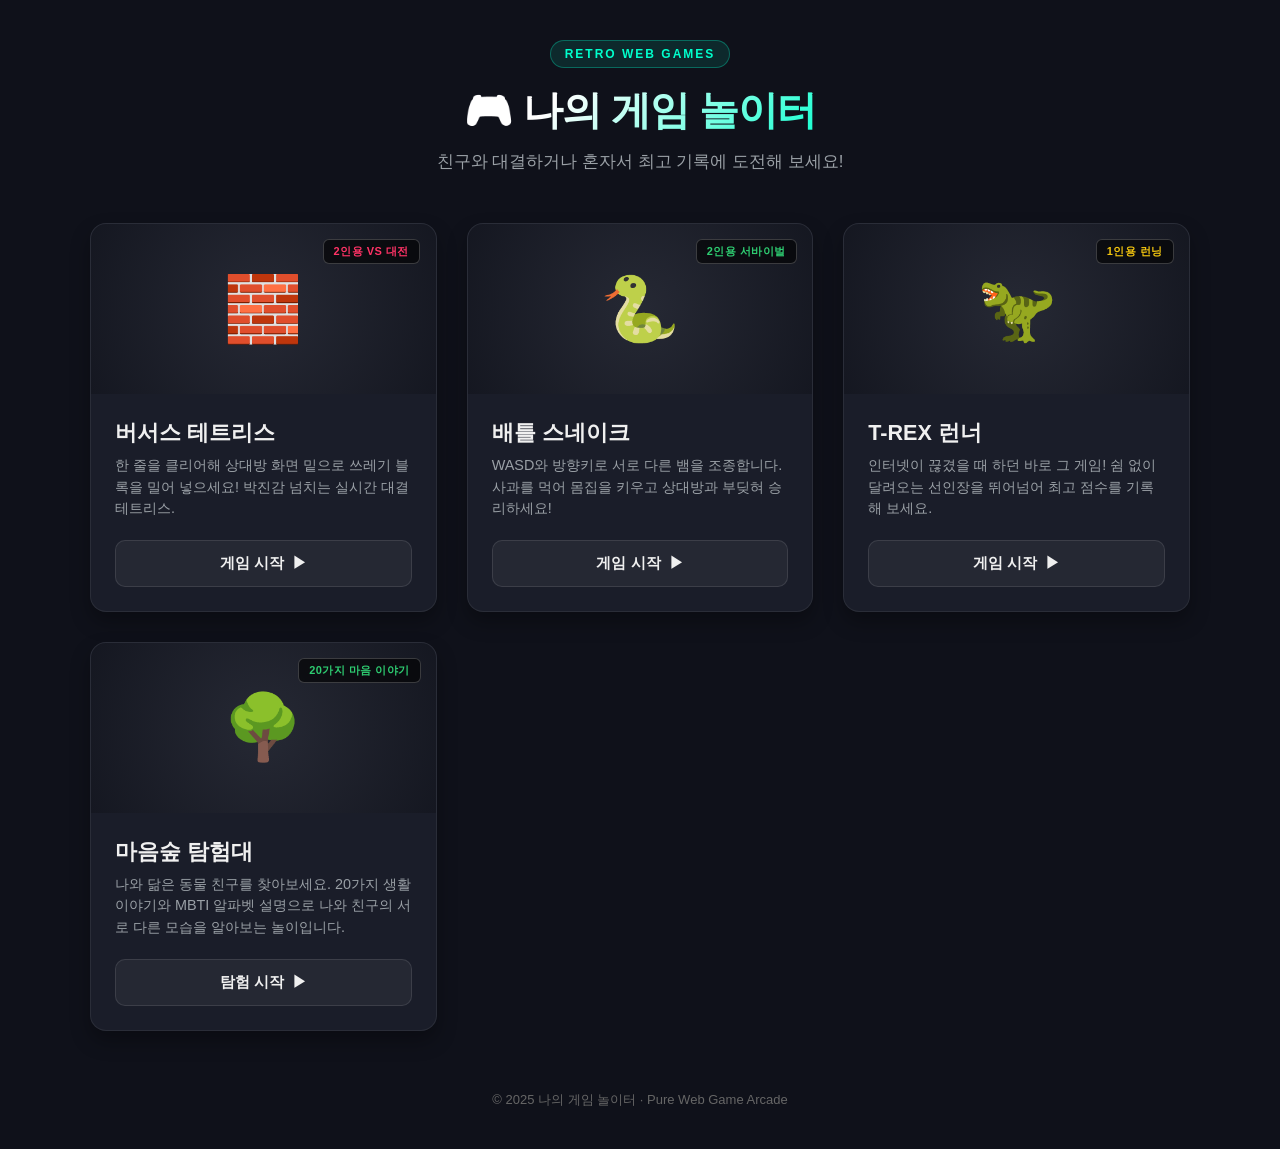
<file: index.html>
<!DOCTYPE html>
<html lang="ko">
<head>
  <meta charset="UTF-8">
  <meta name="viewport" content="width=device-width, initial-scale=1.0">
  <title>🎮 RETRO ARCADE - 나의 게임 놀이터</title>
  <style>
    :root {
      --bg-color: #0f111a;
      --card-bg: #1a1d29;
      --card-hover: #232738;
      --primary: #00ffcc;
      --accent-red: #ff3366;
      --accent-green: #2ecc71;
      --accent-yellow: #f1c40f;
      --text-main: #f0f0f0;
      --text-sub: #9aa0a6;
    }

    * {
      box-sizing: border-box;
      margin: 0;
      padding: 0;
    }

    body {
      background-color: var(--bg-color);
      color: var(--text-main);
      font-family: 'Segoe UI', -apple-system, BlinkMacSystemFont, Roboto, sans-serif;
      min-height: 100vh;
      display: flex;
      flex-direction: column;
      align-items: center;
      padding: 40px 20px;
    }

    /* 상단 헤더 영역 */
    header {
      text-align: center;
      margin-bottom: 50px;
    }

    .logo-badge {
      display: inline-block;
      padding: 6px 14px;
      font-size: 12px;
      font-weight: 700;
      letter-spacing: 2px;
      text-transform: uppercase;
      background: rgba(0, 255, 204, 0.1);
      color: var(--primary);
      border: 1px solid rgba(0, 255, 204, 0.3);
      border-radius: 50px;
      margin-bottom: 15px;
    }

    h1 {
      font-size: 2.5rem;
      font-weight: 800;
      letter-spacing: -1px;
      background: linear-gradient(135deg, #ffffff 30%, #00ffcc 100%);
      -webkit-background-clip: text;
      -webkit-text-fill-color: transparent;
      margin-bottom: 12px;
    }

    p.subtitle {
      font-size: 1.05rem;
      color: var(--text-sub);
    }

    /* 게임 카드 그리드 */
    .game-grid {
      display: grid;
      grid-template-columns: repeat(auto-fit, minmax(300px, 1fr));
      gap: 30px;
      width: 100%;
      max-width: 1100px;
    }

    /* 개별 게임 카드 링크 */
    .game-card {
      background-color: var(--card-bg);
      border-radius: 16px;
      border: 1px solid rgba(255, 255, 255, 0.07);
      text-decoration: none;
      color: inherit;
      overflow: hidden;
      display: flex;
      flex-direction: column;
      position: relative;
      transition: all 0.3s cubic-bezier(0.25, 0.8, 0.25, 1);
      box-shadow: 0 10px 20px rgba(0, 0, 0, 0.3);
    }

    .game-card:hover {
      transform: translateY(-8px);
      background-color: var(--card-hover);
      box-shadow: 0 15px 30px rgba(0, 0, 0, 0.5);
    }

    /* 카드별 강조 컬러 효과 */
    .card-tetris:hover { border-color: var(--accent-red); box-shadow: 0 15px 30px rgba(255, 51, 102, 0.2); }
    .card-snake:hover { border-color: var(--accent-green); box-shadow: 0 15px 30px rgba(46, 204, 113, 0.2); }
    .card-dino:hover { border-color: var(--accent-yellow); box-shadow: 0 15px 30px rgba(241, 196, 15, 0.2); }

    /* 썸네일/아이콘 배너 영역 */
    .card-banner {
      height: 170px;
      display: flex;
      align-items: center;
      justify-content: center;
      position: relative;
      background: radial-gradient(circle at center, rgba(255,255,255,0.05) 0%, rgba(0,0,0,0.2) 100%);
      font-size: 64px;
    }

    .badge-player {
      position: absolute;
      top: 15px;
      right: 15px;
      padding: 4px 10px;
      font-size: 11px;
      font-weight: 700;
      border-radius: 6px;
      letter-spacing: 0.5px;
      background: rgba(0, 0, 0, 0.6);
      backdrop-filter: blur(5px);
      border: 1px solid rgba(255, 255, 255, 0.2);
    }

    /* 카드 본문 */
    .card-body {
      padding: 24px;
      display: flex;
      flex-direction: column;
      flex-grow: 1;
    }

    .game-title {
      font-size: 1.35rem;
      font-weight: 700;
      margin-bottom: 8px;
    }

    .game-desc {
      font-size: 0.9rem;
      line-height: 1.5;
      color: var(--text-sub);
      margin-bottom: 20px;
      flex-grow: 1;
    }

    /* 플레이 버튼 UI */
    .play-btn {
      display: flex;
      align-items: center;
      justify-content: center;
      gap: 8px;
      width: 100%;
      padding: 12px;
      border-radius: 10px;
      font-size: 0.95rem;
      font-weight: 700;
      background-color: rgba(255, 255, 255, 0.05);
      border: 1px solid rgba(255, 255, 255, 0.1);
      transition: all 0.2s ease;
    }

    .game-card:hover .play-btn {
      background-color: #fff;
      color: #000;
    }

    /* 푸터 */
    footer {
      margin-top: 60px;
      font-size: 13px;
      color: #666;
    }
  </style>
</head>
<body>

  <header>
    <span class="logo-badge">RETRO WEB GAMES</span>
    <h1>🎮 나의 게임 놀이터</h1>
    <p class="subtitle">친구와 대결하거나 혼자서 최고 기록에 도전해 보세요!</p>
  </header>

  <main class="game-grid">

    <!-- 1. 테트리스 카드 -->
    <a href="./tetris.html" class="game-card card-tetris">
      <div class="card-banner">
        🧱
        <span class="badge-player" style="color: #ff3366;">2인용 VS 대전</span>
      </div>
      <div class="card-body">
        <h2 class="game-title">버서스 테트리스</h2>
        <p class="game-desc">한 줄을 클리어해 상대방 화면 밑으로 쓰레기 블록을 밀어 넣으세요! 박진감 넘치는 실시간 대결 테트리스.</p>
        <div class="play-btn">
          <span>게임 시작</span> ▶
        </div>
      </div>
    </a>

    <!-- 2. 스네이크 카드 -->
    <a href="./snake.html" class="game-card card-snake">
      <div class="card-banner">
        🐍
        <span class="badge-player" style="color: #2ecc71;">2인용 서바이벌</span>
      </div>
      <div class="card-body">
        <h2 class="game-title">배틀 스네이크</h2>
        <p class="game-desc">WASD와 방향키로 서로 다른 뱀을 조종합니다. 사과를 먹어 몸집을 키우고 상대방과 부딪혀 승리하세요!</p>
        <div class="play-btn">
          <span>게임 시작</span> ▶
        </div>
      </div>
    </a>

    <!-- 3. T-REX 카드 -->
    <a href="./t-rex.html" class="game-card card-dino">
      <div class="card-banner">
        🦖
        <span class="badge-player" style="color: #f1c40f;">1인용 런닝</span>
      </div>
      <div class="card-body">
        <h2 class="game-title">T-REX 런너</h2>
        <p class="game-desc">인터넷이 끊겼을 때 하던 바로 그 게임! 쉼 없이 달려오는 선인장을 뛰어넘어 최고 점수를 기록해 보세요.</p>
        <div class="play-btn">
          <span>게임 시작</span> ▶
        </div>
      </div>
    </a>

    <!-- 마음숲 탐험대: 초등 저학년 성향 탐색 놀이 -->
    <a href="./mbti/" class="game-card card-snake">
      <div class="card-banner">
        🌳
        <span class="badge-player" style="color: #2ecc71;">20가지 마음 이야기</span>
      </div>
      <div class="card-body">
        <h2 class="game-title">마음숲 탐험대</h2>
        <p class="game-desc">나와 닮은 동물 친구를 찾아보세요. 20가지 생활 이야기와 MBTI 알파벳 설명으로 나와 친구의 서로 다른 모습을 알아보는 놀이입니다.</p>
        <div class="play-btn">
          <span>탐험 시작</span> ▶
        </div>
      </div>
    </a>

  </main>

  <footer>
    © 2025 나의 게임 놀이터 · Pure Web Game Arcade
  </footer>

</body>
</html>
</file>
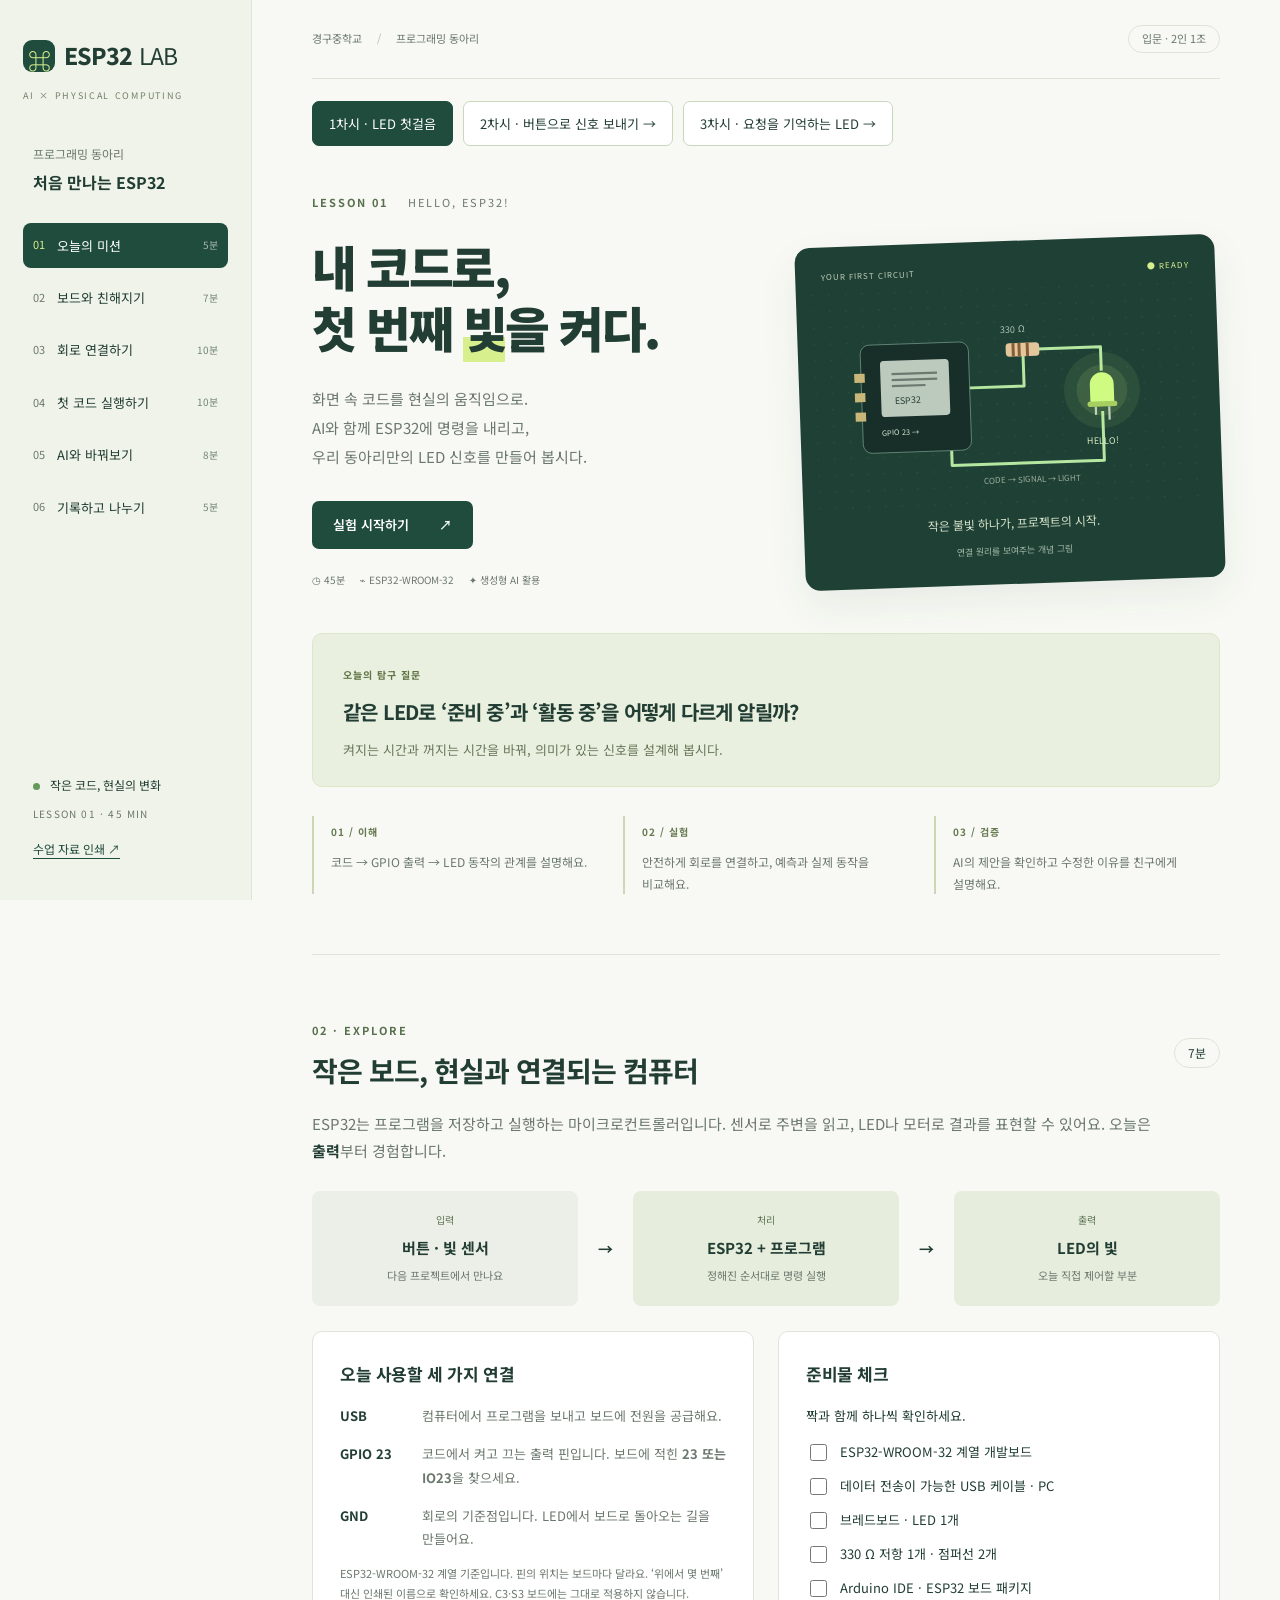
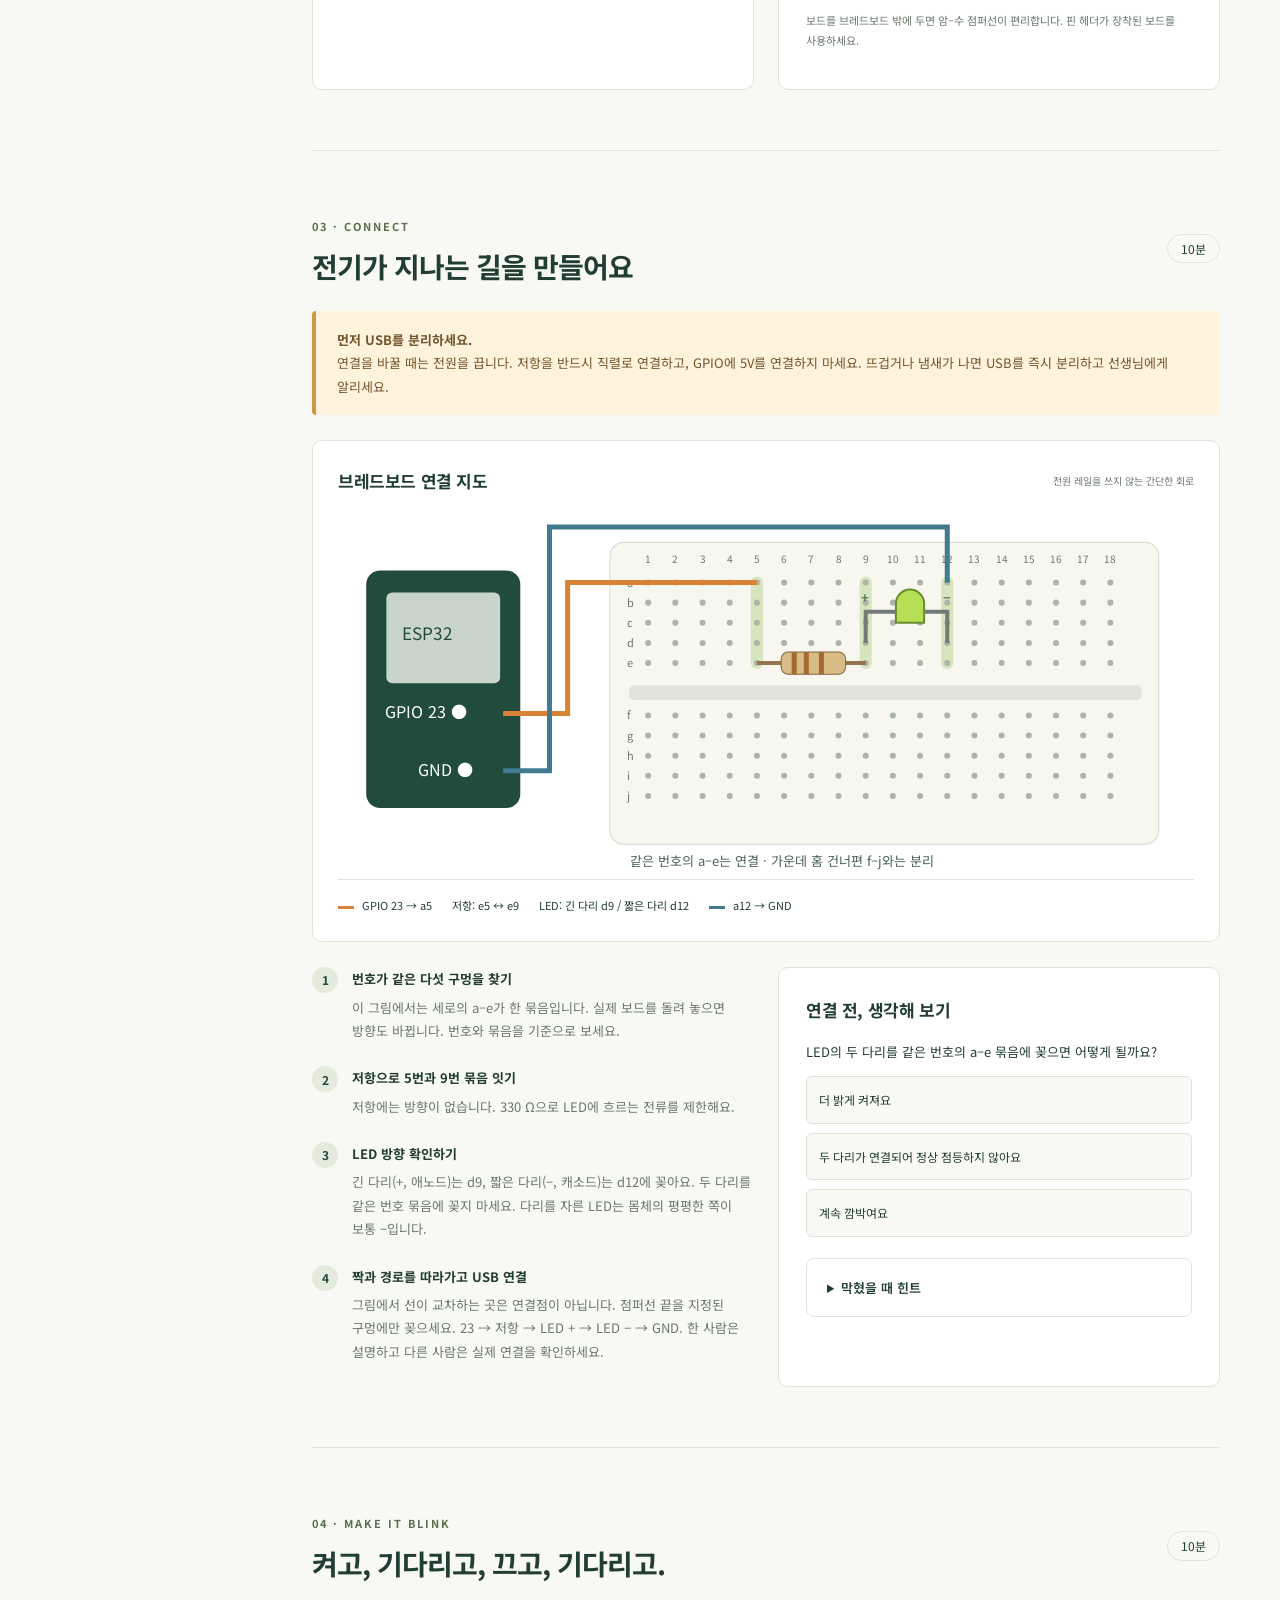
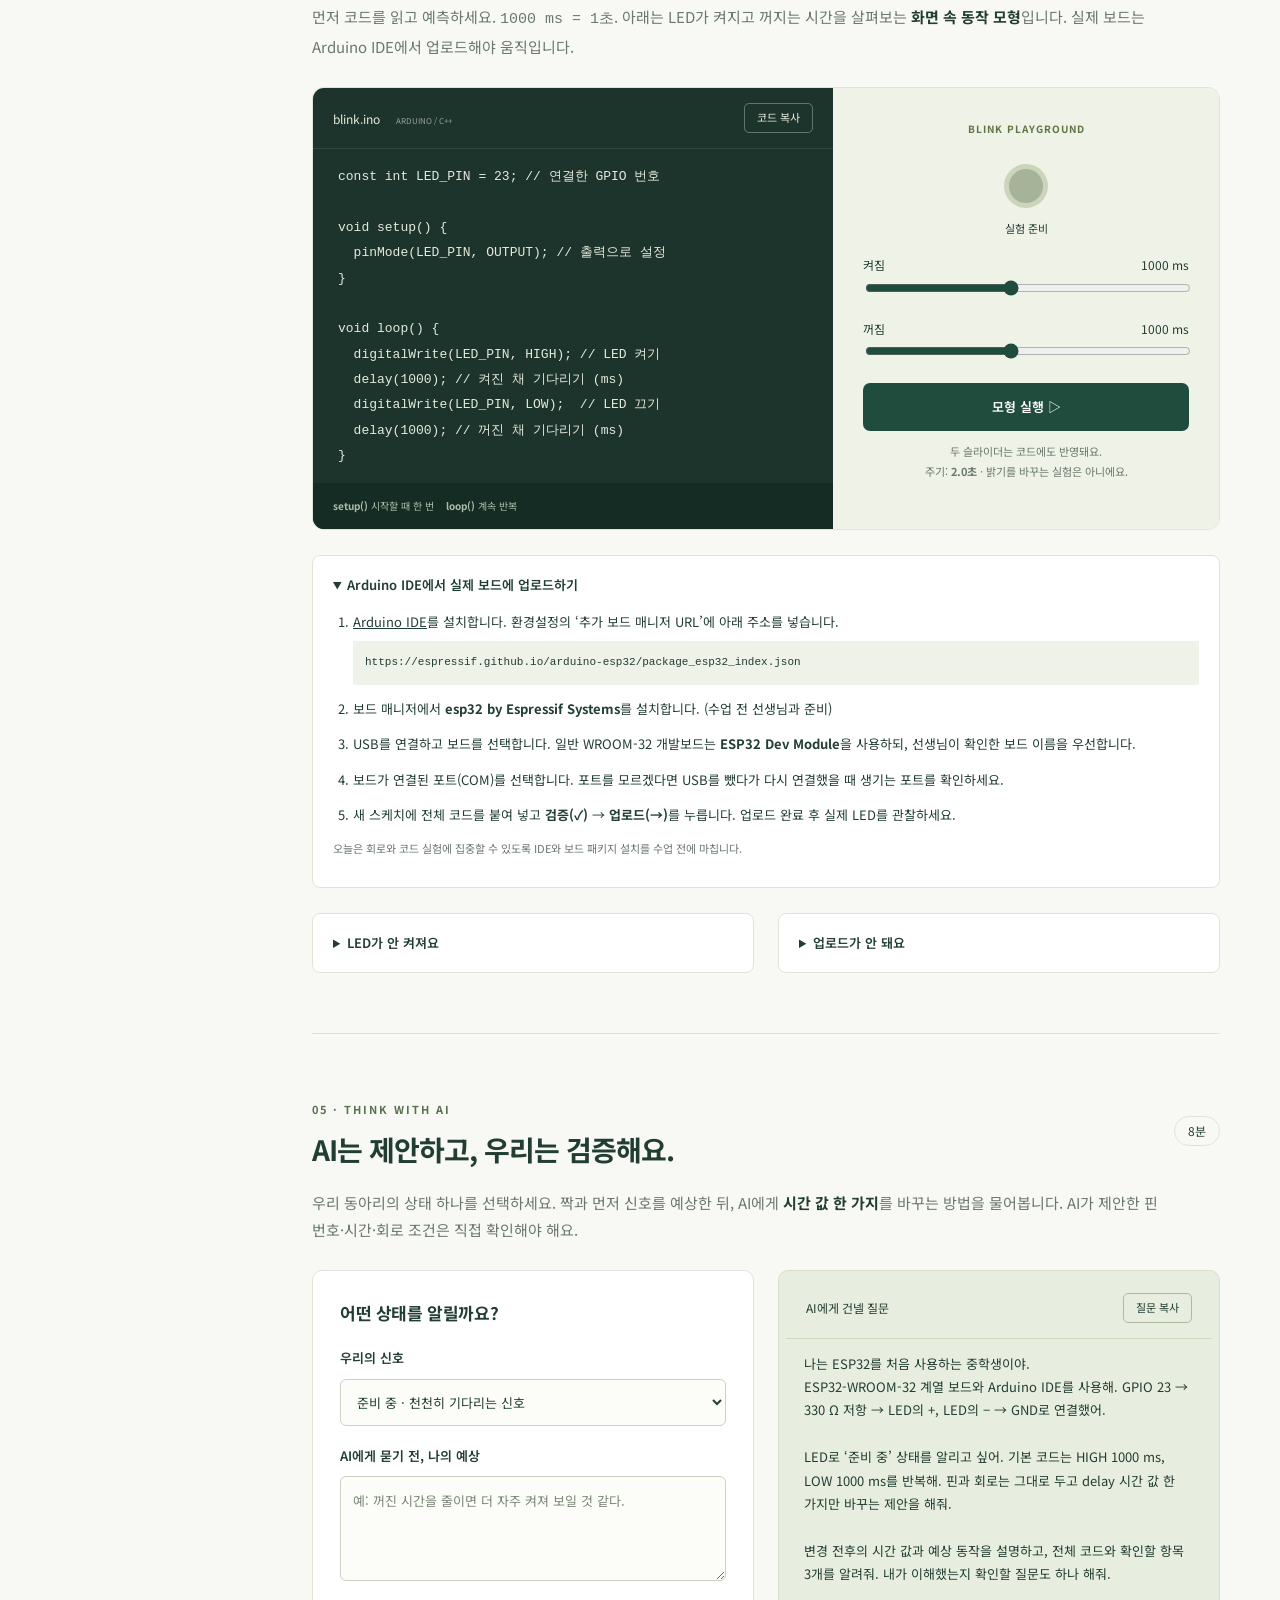
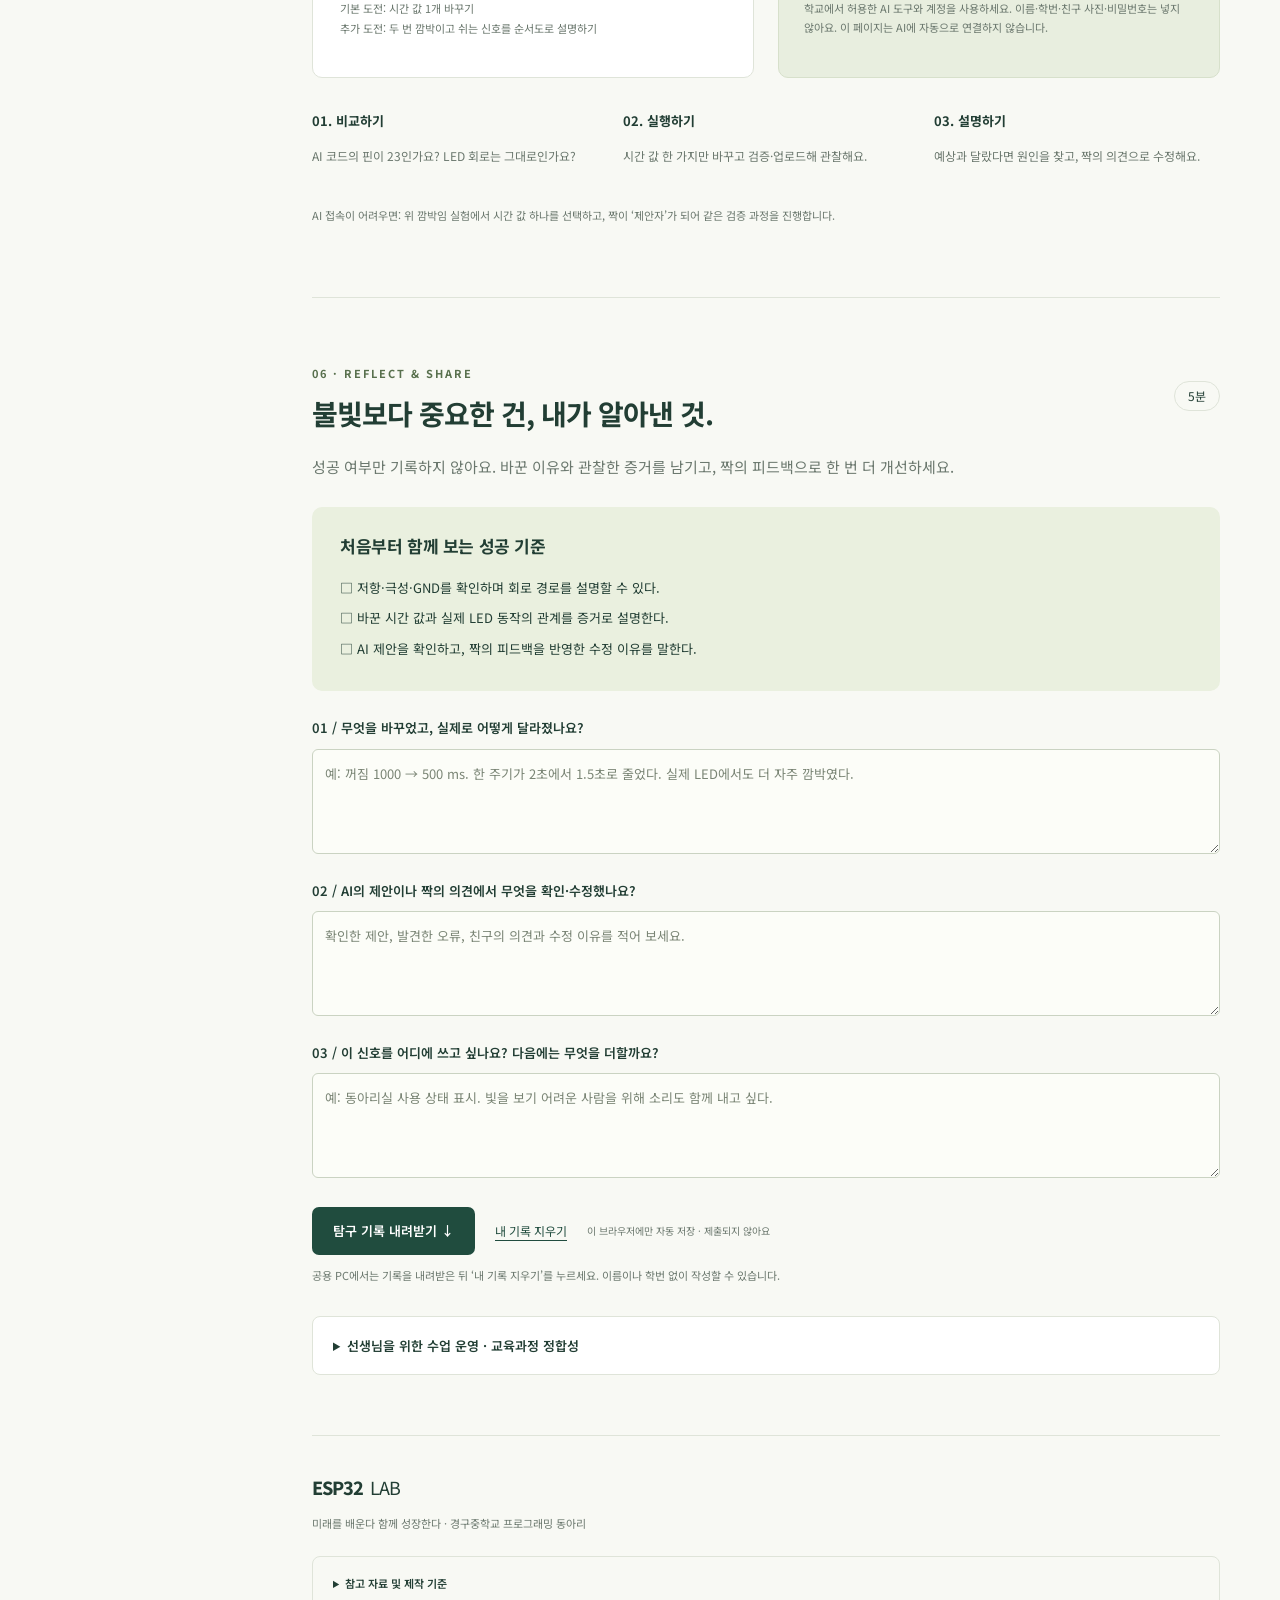
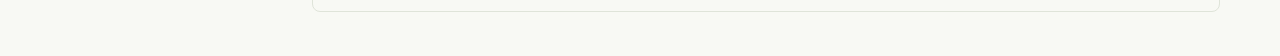
<file: esp32/index.html>
<!doctype html>
<html lang="ko">
<head><meta charset="utf-8"><meta name="viewport" content="width=device-width,initial-scale=1"><meta name="theme-color" content="#153d35"><meta name="description" content="생성형 AI와 함께하는 중학생 ESP32 첫 프로젝트. 브레드보드에 LED를 연결하고 나만의 신호를 만들어 보세요."><title>첫 번째 빛을 켜다 · ESP32 LAB</title><link rel="stylesheet" href="style.css?v=lesson3"><script src="app.js" defer></script></head>
<body>
<a class="skip" href="#main">수업 내용으로 건너뛰기</a>
<aside class="sidebar"><a class="brand" href="#intro"><span class="brand-icon">⌘</span> ESP32 <b>LAB</b></a><p class="side-label">AI × PHYSICAL COMPUTING</p><div class="course-label">프로그래밍 동아리<br><strong>처음 만나는 ESP32</strong></div><nav aria-label="수업 순서"><a href="#intro" class="active"><span>01</span> 오늘의 미션 <small>5분</small></a><a href="#board"><span>02</span> 보드와 친해지기 <small>7분</small></a><a href="#circuit"><span>03</span> 회로 연결하기 <small>10분</small></a><a href="#code"><span>04</span> 첫 코드 실행하기 <small>10분</small></a><a href="#ai"><span>05</span> AI와 바꿔보기 <small>8분</small></a><a href="#reflect"><span>06</span> 기록하고 나누기 <small>5분</small></a></nav><div class="side-bottom"><span class="tiny-led"></span> 작은 코드, 현실의 변화<p>LESSON 01 · 45 MIN</p><button class="text-button" id="print">수업 자료 인쇄 ↗</button></div></aside>
<main id="main"><header class="topbar"><span>경구중학교 <i>/</i> 프로그래밍 동아리</span><span class="pill">입문 <span aria-hidden="true">·</span> 2인 1조</span></header><div class="lesson-switch" aria-label="차시 선택"><a href="./" aria-current="page">1차시 · LED 첫걸음</a><a href="lesson2.html">2차시 · 버튼으로 신호 보내기 →</a><a href="lesson3.html">3차시 · 요청을 기억하는 LED →</a></div>
<section id="intro" class="hero"><div class="eyebrow">LESSON 01 <span>HELLO, ESP32!</span></div><div class="hero-grid"><div><h1>내 코드로,<br>첫 번째 <em>빛</em>을 켜다.</h1><p class="hero-copy">화면 속 코드를 현실의 움직임으로.<br> AI와 함께 ESP32에 명령을 내리고,<br> 우리 동아리만의 LED 신호를 만들어 봅시다.</p><a class="button" href="#board">실험 시작하기 <span>↗</span></a><div class="hero-meta"><span>◷ 45분</span><span>⌁ ESP32-WROOM-32</span><span>✦ 생성형 AI 활용</span></div></div><div class="hero-visual" aria-label="ESP32에서 저항을 거쳐 LED로 이어지는 개념 그림"><div class="visual-top"><span>YOUR FIRST CIRCUIT</span><span class="live-tag">● READY</span></div><svg viewBox="0 0 520 300" role="img" aria-label="ESP32 GPIO 23, 저항, LED, GND의 닫힌 회로"><defs><pattern id="grid" width="22" height="22" patternUnits="userSpaceOnUse"><circle cx="1" cy="1" r="1" fill="#ffffff18"/></pattern></defs><rect width="520" height="300" fill="url(#grid)"/><path d="M200 132 H280 V83 H384 V115 M384 169 V235 H180 V204" fill="none" stroke="#b6e7a1" stroke-width="4" stroke-linejoin="round"/><rect x="62" y="70" width="145" height="145" rx="12" fill="#172e29" stroke="#749b89"/><rect x="88" y="92" width="92" height="75" rx="5" fill="#bcc9bd"/><path d="M103 110 H164 M103 118 H164 M103 126 H148" stroke="#6a7a70" stroke-width="3"/><text x="106" y="150" font-size="12" fill="#263e34">ESP32</text><text x="88" y="192" font-size="10" fill="#d3e8d1">GPIO 23 →</text><rect x="53" y="108" width="14" height="12" fill="#c9b779"/><rect x="53" y="134" width="14" height="12" fill="#c9b779"/><rect x="53" y="160" width="14" height="12" fill="#c9b779"/><rect x="257" y="74" width="45" height="18" rx="5" fill="#e2c69c"/><path d="M267 74 V92 M275 74 V92 M286 74 V92" stroke="#865b35" stroke-width="4"/><text x="250" y="60" font-size="12" fill="#b1c3b6">330 Ω</text><circle cx="384" cy="141" r="51" fill="#cdf87c" opacity=".08"/><circle cx="384" cy="141" r="34" fill="#cdf87c" opacity=".1"/><path d="M368 158 V133 A16 16 0 0 1 400 133 V158Z" fill="#d0fb83"/><rect x="364" y="156" width="40" height="7" rx="3" fill="#a6ce60"/><path d="M375 163 V174 M393 163 V181" stroke="#bed0bb" stroke-width="3"/><text x="361" y="213" font-size="12" fill="#d5e9c1">HELLO!</text><text x="222" y="261" font-size="11" fill="#9cac9c">CODE → SIGNAL → LIGHT</text></svg><p>작은 불빛 하나가, 프로젝트의 시작.</p><span class="diagram-note">연결 원리를 보여주는 개념 그림</span></div></div><div class="mission"><span class="section-tag">오늘의 탐구 질문</span><h2>같은 LED로 ‘준비 중’과 ‘활동 중’을 어떻게 다르게 알릴까?</h2><p>켜지는 시간과 꺼지는 시간을 바꿔, 의미가 있는 신호를 설계해 봅시다.</p></div><div class="goals"><div><b>01 / 이해</b><p>코드 → GPIO 출력 → LED 동작의 관계를 설명해요.</p></div><div><b>02 / 실험</b><p>안전하게 회로를 연결하고, 예측과 실제 동작을 비교해요.</p></div><div><b>03 / 검증</b><p>AI의 제안을 확인하고 수정한 이유를 친구에게 설명해요.</p></div></div></section>
<section id="board"><div class="section-head"><div><span class="eyebrow">02 · EXPLORE</span><h2>작은 보드, 현실과 연결되는 컴퓨터</h2></div><span class="duration">7분</span></div><p class="lead">ESP32는 프로그램을 저장하고 실행하는 마이크로컨트롤러입니다. 센서로 주변을 읽고, LED나 모터로 결과를 표현할 수 있어요. 오늘은 <strong>출력</strong>부터 경험합니다.</p><div class="concept-strip"><div><span>입력</span><strong>버튼 · 빛 센서</strong><small>다음 프로젝트에서 만나요</small></div><b>→</b><div class="selected"><span>처리</span><strong>ESP32 + 프로그램</strong><small>정해진 순서대로 명령 실행</small></div><b>→</b><div class="selected"><span>출력</span><strong>LED의 빛</strong><small>오늘 직접 제어할 부분</small></div></div><div class="two-col"><article class="panel"><h3>오늘 사용할 세 가지 연결</h3><dl><dt>USB</dt><dd>컴퓨터에서 프로그램을 보내고 보드에 전원을 공급해요.</dd><dt>GPIO 23</dt><dd>코드에서 켜고 끄는 출력 핀입니다. 보드에 적힌 <b>23 또는 IO23</b>을 찾으세요.</dd><dt>GND</dt><dd>회로의 기준점입니다. LED에서 보드로 돌아오는 길을 만들어요.</dd></dl><p class="note">ESP32-WROOM-32 계열 기준입니다. 핀의 위치는 보드마다 달라요. ‘위에서 몇 번째’ 대신 인쇄된 이름으로 확인하세요. C3·S3 보드에는 그대로 적용하지 않습니다.</p></article><article class="panel materials"><h3>준비물 체크</h3><p>짝과 함께 하나씩 확인하세요.</p><label><input type="checkbox"> ESP32-WROOM-32 계열 개발보드</label><label><input type="checkbox"> 데이터 전송이 가능한 USB 케이블 · PC</label><label><input type="checkbox"> 브레드보드 · LED 1개</label><label><input type="checkbox"> 330 Ω 저항 1개 · 점퍼선 2개</label><label><input type="checkbox"> Arduino IDE · ESP32 보드 패키지</label><p class="note">보드를 브레드보드 밖에 두면 암–수 점퍼선이 편리합니다. 핀 헤더가 장착된 보드를 사용하세요.</p></article></div></section>
<section id="circuit"><div class="section-head"><div><span class="eyebrow">03 · CONNECT</span><h2>전기가 지나는 길을 만들어요</h2></div><span class="duration">10분</span></div><div class="safety"><b>먼저 USB를 분리하세요.</b> 연결을 바꿀 때는 전원을 끕니다. 저항을 반드시 직렬로 연결하고, GPIO에 5V를 연결하지 마세요. 뜨겁거나 냄새가 나면 USB를 즉시 분리하고 선생님에게 알리세요.</div><div class="circuit-panel"><div class="circuit-title"><h3>브레드보드 연결 지도</h3><span>전원 레일을 쓰지 않는 간단한 회로</span></div><div class="breadboard-scroll" tabindex="0" role="region" aria-label="회로 연결 지도, 작은 화면에서는 좌우로 스크롤"><svg id="breadboard" viewBox="0 0 850 365" role="img" aria-label="GPIO 23에서 a5, e5에서 e9에 저항, d9에서 d12에 LED, a12에서 GND로 연결"><rect x="28" y="58" width="153" height="236" rx="14" fill="#204b3d"/><rect x="48" y="80" width="113" height="90" rx="6" fill="#c9d5cb"/><text x="64" y="127" fill="#204b3d" font-size="17">ESP32</text><text x="47" y="205" fill="white" font-size="16">GPIO 23 ●</text><text x="79" y="262" fill="white" font-size="16">GND ●</text><rect x="270" y="30" width="545" height="300" rx="14" fill="#f7f6ef" stroke="#d6d8ce"/><rect x="289" y="172" width="509" height="15" rx="5" fill="#e2e4db"/><g id="holes"></g><path d="M164 200 H228 V70 H416" fill="none" stroke="#d98235" stroke-width="5"/><path d="M164 257 H210 V15 H605 V70" fill="none" stroke="#427b90" stroke-width="5"/><path d="M416 150 H524" stroke="#96744d" stroke-width="4"/><rect x="440" y="139" width="64" height="22" rx="7" fill="#d9bb86" stroke="#80643f"/><path d="M453 139 V161 M465 139 V161 M480 139 V161" stroke="#a36a32" stroke-width="5"/><path d="M524 130 V99 H554 M583 99 H605 V130" fill="none" stroke="#737b78" stroke-width="4"/><path d="M554 110 V91 A14 14 0 0 1 582 91 V110Z" fill="#b7df56" stroke="#6a8d30" stroke-width="2"/><text x="519" y="90" font-size="14" fill="#345941">+</text><text x="601" y="90" font-size="14" fill="#345941">−</text><text x="290" y="352" font-size="13" fill="#4c6459">같은 번호의 a–e는 연결 · 가운데 홈 건너편 f–j와는 분리</text></svg></div><p class="note mobile-hint">↔ 작은 화면에서는 연결 지도를 좌우로 밀어 보세요.</p><div class="legend"><span><i class="orange"></i> GPIO 23 → a5</span><span>저항: e5 ↔ e9</span><span>LED: 긴 다리 d9 / 짧은 다리 d12</span><span><i class="blue"></i> a12 → GND</span></div></div><div class="two-col"><ol class="steps"><li><b>번호가 같은 다섯 구멍을 찾기</b><p>이 그림에서는 세로의 a–e가 한 묶음입니다. 실제 보드를 돌려 놓으면 방향도 바뀝니다. 번호와 묶음을 기준으로 보세요.</p></li><li><b>저항으로 5번과 9번 묶음 잇기</b><p>저항에는 방향이 없습니다. 330 Ω으로 LED에 흐르는 전류를 제한해요.</p></li><li><b>LED 방향 확인하기</b><p>긴 다리(+, 애노드)는 d9, 짧은 다리(−, 캐소드)는 d12에 꽂아요. 두 다리를 같은 번호 묶음에 꽂지 마세요. 다리를 자른 LED는 몸체의 평평한 쪽이 보통 −입니다.</p></li><li><b>짝과 경로를 따라가고 USB 연결</b><p>그림에서 선이 교차하는 곳은 연결점이 아닙니다. 점퍼선 끝을 지정된 구멍에만 꽂으세요. 23 → 저항 → LED + → LED − → GND. 한 사람은 설명하고 다른 사람은 실제 연결을 확인하세요.</p></li></ol><div class="panel"><h3>연결 전, 생각해 보기</h3><p>LED의 두 다리를 같은 번호의 a–e 묶음에 꽂으면 어떻게 될까요?</p><div class="quiz" data-correct="1"><button data-answer="0">더 밝게 켜져요</button><button data-answer="1">두 다리가 연결되어 정상 점등하지 않아요</button><button data-answer="2">계속 깜박여요</button><p class="feedback" aria-live="polite"></p></div><details><summary>막혔을 때 힌트</summary><p>LED의 양쪽이 서로 다른 전기적 지점에 연결되어야 합니다. 브레드보드 안의 금속 연결을 떠올려 보세요. 긴 전원 레일은 중간이 끊어진 제품도 있어 오늘은 사용하지 않아요.</p></details></div></div></section>
<section id="code"><div class="section-head"><div><span class="eyebrow">04 · MAKE IT BLINK</span><h2>켜고, 기다리고, 끄고, 기다리고.</h2></div><span class="duration">10분</span></div><p class="lead">먼저 코드를 읽고 예측하세요. <code>1000 ms = 1초</code>. 아래는 LED가 켜지고 꺼지는 시간을 살펴보는 <strong>화면 속 동작 모형</strong>입니다. 실제 보드는 Arduino IDE에서 업로드해야 움직입니다.</p><div class="lab"><div class="code-side"><div class="code-toolbar"><span>blink.ino <small>ARDUINO / C++</small></span><button id="copy-code">코드 복사</button></div><pre><code id="code-output"></code></pre><div class="code-notes"><span><b>setup()</b> 시작할 때 한 번</span><span><b>loop()</b> 계속 반복</span></div></div><div class="sim-side"><span class="section-tag">BLINK PLAYGROUND</span><div class="sim-led" id="sim-led"></div><p id="led-state">실험 준비</p><label for="on-time">켜짐 <output id="on-label">1000 ms</output></label><input id="on-time" type="range" min="200" max="2000" step="100" value="1000"><label for="off-time">꺼짐 <output id="off-label">1000 ms</output></label><input id="off-time" type="range" min="200" max="2000" step="100" value="1000"><button id="simulate" class="button">모형 실행 ▷</button><p class="note">두 슬라이더는 코드에도 반영돼요.<br>주기: <b id="period">2.0초</b> · 밝기를 바꾸는 실험은 아니에요.</p></div></div><details open class="setup"><summary>Arduino IDE에서 실제 보드에 업로드하기</summary><ol><li><a href="https://www.arduino.cc/en/software/" target="_blank" rel="noopener">Arduino IDE</a>를 설치합니다. 환경설정의 ‘추가 보드 매니저 URL’에 아래 주소를 넣습니다.<code class="url-code">https://espressif.github.io/arduino-esp32/package_esp32_index.json</code></li><li>보드 매니저에서 <b>esp32 by Espressif Systems</b>를 설치합니다. (수업 전 선생님과 준비)</li><li>USB를 연결하고 보드를 선택합니다. 일반 WROOM-32 개발보드는 <b>ESP32 Dev Module</b>을 사용하되, 선생님이 확인한 보드 이름을 우선합니다.</li><li>보드가 연결된 포트(COM)를 선택합니다. 포트를 모르겠다면 USB를 뺐다가 다시 연결했을 때 생기는 포트를 확인하세요.</li><li>새 스케치에 전체 코드를 붙여 넣고 <b>검증(✓)</b> → <b>업로드(→)</b>를 누릅니다. 업로드 완료 후 실제 LED를 관찰하세요.</li></ol><p class="note">오늘은 회로와 코드 실험에 집중할 수 있도록 IDE와 보드 패키지 설치를 수업 전에 마칩니다.</p></details><div class="two-col"><details><summary>LED가 안 켜져요</summary><p>USB를 분리한 뒤 GPIO 23과 GND, LED 극성, 저항, 브레드보드 묶음을 차례로 확인하세요. 보드의 전원 LED가 켜지는 것과 외부 LED가 동작하는 것은 다릅니다. 짝에게 전류 경로를 설명하고 다시 확인받으세요.</p></details><details><summary>업로드가 안 돼요</summary><p>충전 전용이 아닌 데이터 케이블인지, 보드와 포트가 맞는지 확인합니다. 연결 대기에서 멈추면 선생님과 함께 업로드 시작 시 BOOT 버튼을 누르고 전송이 시작되면 놓아 봅니다. 포트 자체가 없으면 보드의 USB 변환 칩에 맞는 드라이버를 선생님이 확인합니다.</p></details></div></section>
<section id="ai"><div class="section-head"><div><span class="eyebrow">05 · THINK WITH AI</span><h2>AI는 제안하고, 우리는 검증해요.</h2></div><span class="duration">8분</span></div><p class="lead">우리 동아리의 상태 하나를 선택하세요. 짝과 먼저 신호를 예상한 뒤, AI에게 <strong>시간 값 한 가지</strong>를 바꾸는 방법을 물어봅니다. AI가 제안한 핀 번호·시간·회로 조건은 직접 확인해야 해요.</p><div class="two-col"><div class="panel"><h3>어떤 상태를 알릴까요?</h3><label class="field-label" for="mission">우리의 신호</label><select id="mission"><option value="준비 중">준비 중 · 천천히 기다리는 신호</option><option value="활동 중">활동 중 · 활기찬 신호</option><option value="도움 요청">도움 요청 · 눈에 띄는 신호</option></select><label class="field-label" for="prediction">AI에게 묻기 전, 나의 예상</label><textarea id="prediction" data-save placeholder="예: 꺼진 시간을 줄이면 더 자주 켜져 보일 것 같다."></textarea><p class="note">기본 도전: 시간 값 1개 바꾸기<br>추가 도전: 두 번 깜박이고 쉬는 신호를 순서도로 설명하기</p></div><div class="prompt-card"><div class="code-toolbar"><span>AI에게 건넬 질문</span><button id="copy-prompt">질문 복사</button></div><p id="prompt-output"></p><p class="note">학교에서 허용한 AI 도구와 계정을 사용하세요. 이름·학번·친구 사진·비밀번호는 넣지 않아요. 이 페이지는 AI에 자동으로 연결하지 않습니다.</p></div></div><div class="verify-row"><div><b>01. 비교하기</b><p>AI 코드의 핀이 23인가요? LED 회로는 그대로인가요?</p></div><div><b>02. 실행하기</b><p>시간 값 한 가지만 바꾸고 검증·업로드해 관찰해요.</p></div><div><b>03. 설명하기</b><p>예상과 달랐다면 원인을 찾고, 짝의 의견으로 수정해요.</p></div></div><p class="note">AI 접속이 어려우면: 위 깜박임 실험에서 시간 값 하나를 선택하고, 짝이 ‘제안자’가 되어 같은 검증 과정을 진행합니다.</p></section>
<section id="reflect"><div class="section-head"><div><span class="eyebrow">06 · REFLECT & SHARE</span><h2>불빛보다 중요한 건, 내가 알아낸 것.</h2></div><span class="duration">5분</span></div><p class="lead">성공 여부만 기록하지 않아요. 바꾼 이유와 관찰한 증거를 남기고, 짝의 피드백으로 한 번 더 개선하세요.</p><div class="rubric"><h3>처음부터 함께 보는 성공 기준</h3><p>□ 저항·극성·GND를 확인하며 회로 경로를 설명할 수 있다.</p><p>□ 바꾼 시간 값과 실제 LED 동작의 관계를 증거로 설명한다.</p><p>□ AI 제안을 확인하고, 짝의 피드백을 반영한 수정 이유를 말한다.</p></div><div class="journal"><label for="observation">01 / 무엇을 바꾸었고, 실제로 어떻게 달라졌나요?</label><textarea id="observation" data-save placeholder="예: 꺼짐 1000 → 500 ms. 한 주기가 2초에서 1.5초로 줄었다. 실제 LED에서도 더 자주 깜박였다."></textarea><label for="feedback-note">02 / AI의 제안이나 짝의 의견에서 무엇을 확인·수정했나요?</label><textarea id="feedback-note" data-save placeholder="확인한 제안, 발견한 오류, 친구의 의견과 수정 이유를 적어 보세요."></textarea><label for="transfer">03 / 이 신호를 어디에 쓰고 싶나요? 다음에는 무엇을 더할까요?</label><textarea id="transfer" data-save placeholder="예: 동아리실 사용 상태 표시. 빛을 보기 어려운 사람을 위해 소리도 함께 내고 싶다."></textarea><div class="journal-actions"><button class="button" id="download">탐구 기록 내려받기 ↓</button><button id="reset" class="text-button">내 기록 지우기</button><span id="save-status" role="status">이 브라우저에만 자동 저장 · 제출되지 않아요</span></div><p class="note">공용 PC에서는 기록을 내려받은 뒤 ‘내 기록 지우기’를 누르세요. 이름이나 학번 없이 작성할 수 있습니다.</p></div><details class="teacher"><summary>선생님을 위한 수업 운영 · 교육과정 정합성</summary><p><b>45분 운영:</b> 미션 5분 → 개념·준비 7분 → 회로 10분 → 코드 10분 → AI 수정 8분 → 성찰 5분. 설치는 사전에 완료하고 교사용 보드로 GPIO 23과 LED 회로를 시험합니다.</p><p><b>짝 활동:</b> 회로 연결자와 설명·점검자로 시작해 코드 수정 단계에서 역할을 바꿉니다. 둘 다 신호의 의미와 수정 이유를 설명하게 합니다. 중간 피드백은 ‘예상은? → 관찰 증거는? → 다음에 바꿀 한 가지는?’으로 이어갑니다.</p><p><b>맞춤 지원:</b> 어려운 학생은 연결 지도와 기본 코드, 시간 값 1개 수정으로 시작합니다. 빠른 학생은 반복 신호의 순서를 설계하고 다른 사람이 같은 의미로 이해하는지 검증합니다.</p><p><b>교육과정 연결(설계 해석):</b> 중학교 정보의 컴퓨팅 시스템·피지컬 컴퓨팅 및 알고리즘·프로그래밍 학습과 연결한 동아리 입문 활동입니다. 학년 혼합 동아리이므로 특정 학년의 성취기준을 이 한 차시에서 모두 달성했다고 판단하지 않습니다. 담당 교사는 소속 학년의 적용 교육과정과 학교 교육계획에 맞춰 평가에 활용합니다.</p><p><b>대구미래역량교육과정 정합성:</b> 신호의 의미를 스스로 선택하는 자율성, 예측–실험–수정의 주도성, 짝과 설명·상호 피드백하는 관계성을 반영했습니다. 창의융합적 사고는 코드와 동작의 관계 설명, 공감·소통은 신호 해석과 짝 피드백, 자기관리는 안전 점검과 실험 기록, 공동체 역량은 책임 있는 AI 활용과 모두가 이해할 신호 설계로 관찰합니다. 결과물뿐 아니라 탐구·협력·수정 과정을 성공 기준으로 확인합니다.</p><p><b>정합성 점검:</b> 목표(출력 관계 설명·안전한 연결·AI 검증) ↔ 활동(연결·시간 변경·상호 점검) ↔ 증거(실제 LED 관찰·탐구 기록·수정 설명)가 일치하도록 구성했습니다.</p></details></section>
<footer><a class="brand" href="#intro">ESP32 <b>LAB</b></a><p>미래를 배운다 함께 성장한다 · 경구중학교 프로그래밍 동아리</p><details><summary>참고 자료 및 제작 기준</summary><ul><li><a href="https://docs.espressif.com/projects/esp-dev-kits/en/latest/esp32/esp32-devkitc/user_guide.html" target="_blank" rel="noopener">Espressif · ESP32-DevKitC 공식 보드 안내</a></li><li><a href="https://docs.espressif.com/projects/arduino-esp32/en/latest/installing.html" target="_blank" rel="noopener">Espressif · Arduino ESP32 설치 안내</a></li><li><a href="https://www.dge.go.kr/main/na/ntt/selectNttInfo.do?mi=5695&nttSn=2174882" target="_blank" rel="noopener">2026학년도 대구미래역량교육과정</a></li><li><a href="https://www.moe.go.kr/boardCnts/viewRenew.do?boardID=294&boardSeq=93459&lev=0&m=0204" target="_blank" rel="noopener">교육부 · 2022 개정 교육과정 안내</a></li></ul><p>ESP32-WROOM-32 계열 · Arduino IDE 기준 / 2026.10 제작. 화면 모형은 전기 회로 시뮬레이터가 아니며, 실제 부품 점검을 대신하지 않습니다.</p></details></footer>
</main><div id="toast" role="status" aria-live="polite"></div></body></html>
</file>
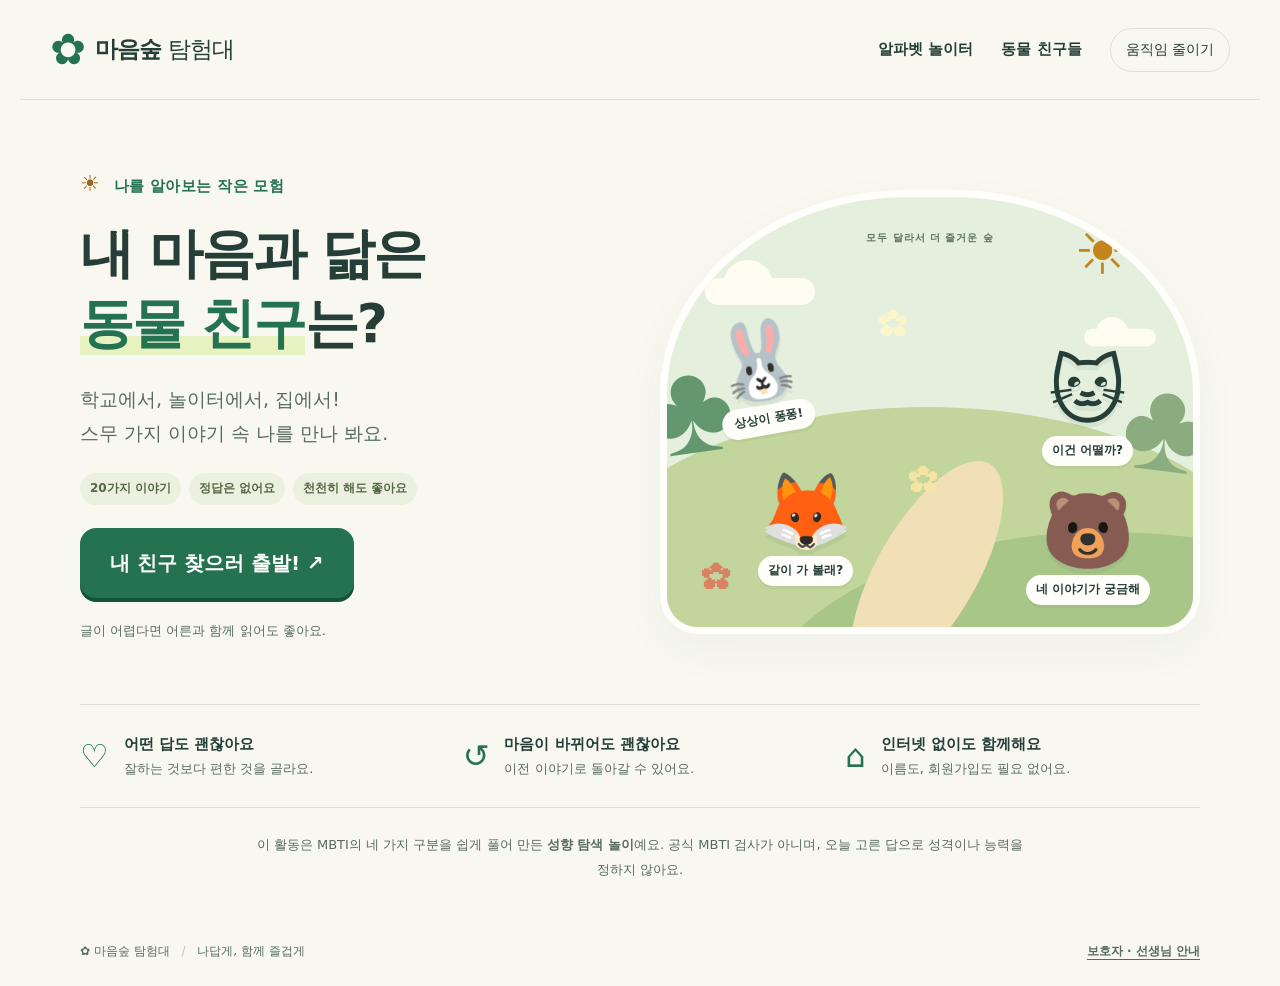
<file: mbti/index.html>
<!DOCTYPE html>
<html lang="ko">
<head>
  <meta charset="UTF-8">
  <meta name="viewport" content="width=device-width, initial-scale=1">
  <meta name="theme-color" content="#f7f7ed">
  <meta name="description" content="스무 가지 학교생활 이야기로 알아보는 나의 마음. 어린이를 위한 오프라인 성향 탐색 놀이입니다.">
  <title>마음숲 탐험대 · 나와 닮은 동물 친구</title>
  <link rel="stylesheet" href="styles.css">
  <script defer src="app.js"></script>
</head>
<body>
  <a class="skip" href="#main">내용으로 바로 가기</a>
  <header class="site-header">
    <a class="brand" href="#home" aria-label="마음숲 탐험대 처음으로"><span class="brand-icon" aria-hidden="true">✿</span><span>마음숲 <strong>탐험대</strong></span></a>
    <nav aria-label="주 메뉴">
      <a href="#letters">알파벳 놀이터</a>
      <a href="#friends">동물 친구들</a>
      <button id="motion-toggle" class="quiet-btn" aria-pressed="false">움직임 줄이기</button>
    </nav>
  </header>

  <main id="main" tabindex="-1">
    <section id="home" class="page" aria-labelledby="home-title">
      <div class="hero">
        <div class="hero-copy">
          <p class="eyebrow"><span aria-hidden="true">☀</span> 나를 알아보는 작은 모험</p>
          <h1 id="home-title" tabindex="-1">내 마음과 닮은<br><span>동물 친구</span>는?</h1>
          <p class="hero-description">학교에서, 놀이터에서, 집에서!<br>스무 가지 이야기 속 나를 만나 봐요.</p>
          <div class="home-badges"><span>20가지 이야기</span><span>정답은 없어요</span><span>천천히 해도 좋아요</span></div>
          <button id="start" class="button primary large">내 친구 찾으러 출발! <span aria-hidden="true">↗</span></button>
          <button id="continue" class="button secondary" hidden>이어서 탐험하기</button>
          <p class="small-note">글이 어렵다면 어른과 함께 읽어도 좋아요.</p>
        </div>
        <div class="forest-scene" role="img" aria-label="초록 숲의 오솔길에서 토끼, 고양이, 곰, 여우 친구들이 기다려요">
          <div class="sun" aria-hidden="true">☀</div><div class="cloud cloud-one"></div><div class="cloud cloud-two"></div>
          <div class="hill hill-back"></div><div class="hill hill-front"></div><div class="trail"></div>
          <div class="tree tree-one" aria-hidden="true">♣</div><div class="tree tree-two" aria-hidden="true">♣</div>
          <div class="animal-sticker rabbit"><span>🐰</span><i>상상이 퐁퐁!</i></div>
          <div class="animal-sticker cat"><span>🐱</span><i>이건 어떨까?</i></div>
          <div class="animal-sticker fox"><span>🦊</span><i>같이 가 볼래?</i></div>
          <div class="animal-sticker bear"><span>🐻</span><i>네 이야기가 궁금해</i></div>
          <span class="flower f1" aria-hidden="true">✿</span><span class="flower f2" aria-hidden="true">✿</span><span class="flower f3" aria-hidden="true">✿</span>
          <span class="scene-label">모두 달라서 더 즐거운 숲</span>
        </div>
      </div>
      <div class="promise-strip"><div><span aria-hidden="true">♡</span><p><strong>어떤 답도 괜찮아요</strong><br>잘하는 것보다 편한 것을 골라요.</p></div><div><span aria-hidden="true">↺</span><p><strong>마음이 바뀌어도 괜찮아요</strong><br>이전 이야기로 돌아갈 수 있어요.</p></div><div><span aria-hidden="true">⌂</span><p><strong>인터넷 없이도 함께해요</strong><br>이름도, 회원가입도 필요 없어요.</p></div></div>
      <p class="honest-note">이 활동은 MBTI의 네 가지 구분을 쉽게 풀어 만든 <strong>성향 탐색 놀이</strong>예요. 공식 MBTI 검사가 아니며, 오늘 고른 답으로 성격이나 능력을 정하지 않아요.</p>
    </section>

    <section id="quiz" class="page" aria-labelledby="question-title" hidden>
      <div class="quiz-top"><a href="#home" class="text-link">← 잠깐 쉬어 가기</a><span id="question-count">이야기 1 / 20</span></div>
      <div class="progress-row"><span aria-hidden="true">🌱</span><div id="quiz-progress" class="progress-track" role="progressbar" aria-label="답한 이야기 수" aria-valuemin="0" aria-valuemax="20" aria-valuenow="0"><div id="progress-fill"></div></div><span id="progress-label">0개 골랐어요</span></div>
      <div class="quiz-card">
        <div class="question-scene"><span id="question-emoji" aria-hidden="true">🎨</span><span id="question-place">학교에서</span></div>
        <p class="eyebrow">요즘의 나와 더 가까운 쪽은?</p>
        <h1 id="question-title" tabindex="-1"></h1>
        <p class="question-help" id="choice-help">둘 다 좋아도 괜찮아요. 조금 더 편한 쪽을 골라 봐요.</p>
        <fieldset id="choices" aria-describedby="choice-help"><legend class="sr-only">나와 더 가까운 답 고르기</legend></fieldset>
        <div class="quiz-actions"><button id="previous" class="button secondary">← 이전 이야기</button><button id="next-question" class="button primary" disabled>다음 이야기 →</button></div>
        <p class="encouragement" id="encouragement" aria-live="polite">서두르지 않아도 돼요. 내 마음을 생각해 봐요.</p>
      </div>
      <p class="privacy-line">답은 이 창 안에서만 사용해요. 새로고침하거나 창을 닫으면 사라져요.</p>
    </section>

    <section id="result" class="page" aria-labelledby="result-title" hidden>
      <div class="page-intro"><p class="eyebrow">스무 가지 이야기를 모두 만났어요!</p><h1 id="result-title" tabindex="-1">오늘 발견한 나의 모습</h1><p>이 결과는 오늘의 작은 힌트예요. 내가 느끼는 모습과 다를 수도 있어요.</p></div>
      <div id="result-content"></div>
      <div class="result-actions"><a href="#letters" class="button primary">내 알파벳 뜻 알아보기 →</a><a href="#friends" class="button secondary">다른 친구 만나기</a><button id="review" class="button secondary">내 답 다시 보기</button><button id="print" class="quiet-btn">결과 인쇄</button></div>
      <div class="reflection"><span aria-hidden="true">💬</span><div><h2>나의 이야기를 나눠 볼까요?</h2><p>“나와 닮은 부분은 ____예요. 나는 ____할 때 다른 모습도 있어요.”</p><p class="small-note">친구와 결과가 달라도 좋아요. 어떤 유형이 더 좋은 것은 아니에요.</p></div></div>
      <button id="restart" class="text-link reset-link">처음부터 다시 탐험하기</button>
    </section>

    <section id="letters" class="page" aria-labelledby="letters-title" hidden>
      <div class="page-intro"><p class="eyebrow">알파벳 놀이터</p><h1 id="letters-title" tabindex="-1">네 글자에는 어떤 뜻이 있을까?</h1><p>어느 쪽이 더 편한지 살펴보는 이름이에요.<br>우리는 양쪽 모습을 모두 가지고 있어요.</p></div>
      <div class="my-code-banner" id="my-code-banner" hidden></div>
      <div id="letter-pairs" class="letter-pairs"></div>
      <div class="gentle-note"><span aria-hidden="true">🌈</span><p><strong>꼭 기억해요</strong><br>E도 조용히 쉴 수 있고, I도 친구와 신나게 놀 수 있어요. T와 F 모두 따뜻할 수 있고, J와 P 모두 약속을 지킬 수 있어요.</p></div>
      <div class="center-actions"><a href="#friends" class="button primary">16가지 동물 친구 만나기 →</a><a href="#result" class="button secondary result-link" hidden>내 결과로 돌아가기</a><a href="#home" class="text-link">처음으로</a></div>
    </section>

    <section id="friends" class="page" aria-labelledby="friends-title" hidden>
      <div class="page-intro"><p class="eyebrow">마음숲 친구 도감</p><h1 id="friends-title" tabindex="-1">모두 달라서, 모두 소중해!</h1><p>친구를 눌러 이야기를 읽어 봐요.<br>동물은 기억을 돕는 별명일 뿐, 성격을 정하는 기준은 아니에요.</p></div>
      <div class="friend-filters" role="group" aria-label="동물 친구 보기"><button class="filter active" data-filter="all" aria-pressed="true">모두 보기 <span>16</span></button><button class="filter" data-filter="E" aria-pressed="false">E 친구들</button><button class="filter" data-filter="I" aria-pressed="false">I 친구들</button></div>
      <p id="friend-count" class="sr-only" aria-live="polite">16명의 친구</p><div id="friend-grid" class="friend-grid"></div>
      <div class="gentle-note"><span aria-hidden="true">🤝</span><p><strong>다르다고 다투지 않아요</strong><br>“너는 왜 그래?” 대신 “너는 어떻게 하고 싶어?”라고 물어봐요. 결과로 짝이나 역할을 정하지 않아요.</p></div>
      <div class="center-actions"><a href="#letters" class="button secondary">알파벳 뜻 다시 보기</a><a href="#result" class="button primary result-link" hidden>내 결과로 돌아가기</a><a href="#home" class="text-link">처음으로</a></div>
    </section>

    <section id="guide" class="page" aria-labelledby="guide-title" hidden>
      <div class="page-intro"><p class="eyebrow">보호자 · 선생님 안내</p><h1 id="guide-title" tabindex="-1">아이의 말이 결과보다 중요해요</h1><p>공식 심리검사나 발달·상담 진단을 대신하지 않는 대화 활동입니다.</p></div>
      <div class="guide-body">
        <h2>함께 읽는 방법</h2><p>질문과 두 선택지를 같은 어조로 읽어 주세요. 좋은 답을 암시하지 말고 아이가 실제로 편한 쪽을 고르게 합니다. 경험이 없거나 구분이 어려우면 ‘둘 다 비슷해요 · 잘 모르겠어요’를 선택할 수 있습니다. 시간 제한은 없습니다.</p>
        <h2>20문항 구성과 결과 계산</h2><p>E/I, S/N, T/F, J/P를 각 5문항씩 배치했습니다. 선택한 쪽에 1표, 중립 답은 양쪽에 0표를 줍니다. 한쪽이 많으면 그 글자를 표시합니다. 동점은 X로 표시하고 두 성향을 함께 설명합니다. X는 MBTI의 다섯 번째 성향이 아니라 이 활동의 ‘아직 정하지 않음’ 표시입니다.</p><p>3 대 2처럼 1표 차이는 ‘조금 더 골랐어요’, 중립이 3개 이상이면 ‘아직 천천히 알아가는 중’으로 안내합니다. 응답 횟수는 성격의 비율, 검사 정확도, 능력 점수가 아닙니다.</p>
        <h2>원본에서 달라진 점</h2><p>원본의 학교생활 상황과 동물 친구 콘셉트를 살렸습니다. 복도 뛰기, 외계인 침공, 늦은 밤 숙제 같은 표현을 안전하고 친숙한 상황으로 바꿨습니다. ‘T는 냉정함’, ‘P는 게으름’, ‘S는 상상 부족’처럼 오해할 수 있는 대비와 유형별 능력·인기 순위를 제거했습니다. 원본 12문항별 변경 내역은 함께 제공한 README.md에서 확인할 수 있습니다.</p>
        <h2>교실에서 이어 가기</h2><p>먼저 “친구와 쉬는 방법이 달라도 함께 즐겁게 지내려면?”을 묻습니다. 각자 실제 경험 한 가지를 말하고, 다른 선택을 한 친구와 서로의 이유를 들어 봅니다. 마지막에는 모두 편한 놀이 방법을 함께 제안합니다. 결과 유형이나 특정 답을 평가하지 않습니다.</p>
        <h2>정보와 오프라인 사용</h2><p>이름·생년월일·학번을 묻지 않습니다. 답과 결과는 현재 창의 메모리에서만 처리하며 저장·전송하지 않습니다. 새로고침하면 사라집니다. 결과 인쇄는 사용자가 직접 선택합니다. 세 파일을 같은 폴더에 두고 index.html을 열면 인터넷 없이 사용할 수 있습니다.</p>
        <h2>참고 자료 <span class="small-note">아래 링크를 열 때만 인터넷 필요</span></h2><ul class="source-list"><li><a href="https://s26120-debug.github.io/ghh/" target="_blank" rel="noopener">수정 전 학교생활 동물 MBTI 페이지</a></li><li><a href="https://www.myersbriggs.org/my-mbti-personality-type/the-mbti-preferences/" target="_blank" rel="noopener">Myers & Briggs Foundation: 선호의 의미</a></li><li><a href="https://www.myersbriggs.org/using-type-as-a-professional/mbti-code-of-ethics/" target="_blank" rel="noopener">Myers & Briggs Foundation: 유형을 단정·서열화하지 않는 해석</a></li></ul><p class="small-note">새 문항과 설명은 이 활동을 위해 작성했습니다. 표준화·타당화된 아동용 검사 문항이 아닙니다. MBTI®는 The Myers & Briggs Foundation 및 관련 권리자의 상표로, 이 활동은 공식 검사나 제휴 서비스가 아닙니다.</p>
      </div>
      <div class="center-actions"><a href="#home" class="button primary">아이와 함께 시작하기</a></div>
    </section>
    <noscript><div class="gentle-note">이 활동에는 JavaScript가 필요해요. 브라우저에서 JavaScript를 허용한 뒤 다시 열어 주세요.</div></noscript>
  </main>
  <footer class="site-footer"><span>✿ 마음숲 탐험대 <span class="footer-divider">/</span> 나답게, 함께 즐겁게</span><a href="#guide">보호자 · 선생님 안내</a></footer>
  <div id="celebration" aria-hidden="true"></div><p id="live-message" class="sr-only" role="status" aria-live="polite"></p>
  <dialog id="friend-dialog" aria-labelledby="friend-dialog-title"><button class="dialog-close" data-close="friend-dialog" aria-label="친구 소개 닫기">×</button><div id="friend-detail"></div><button class="button primary" data-close="friend-dialog">다른 친구도 볼래요</button></dialog>
  <dialog id="restart-dialog" aria-labelledby="restart-title"><span class="dialog-emoji" aria-hidden="true">🌱</span><h2 id="restart-title">새롭게 출발할까요?</h2><p>지금 고른 답과 결과를 지우고<br>첫 번째 이야기부터 시작해요.</p><div class="center-actions"><button id="cancel-restart" class="button secondary">그대로 둘래요</button><button id="confirm-restart" class="button primary">새로 시작할래요</button></div></dialog>
</body>
</html>
</file>
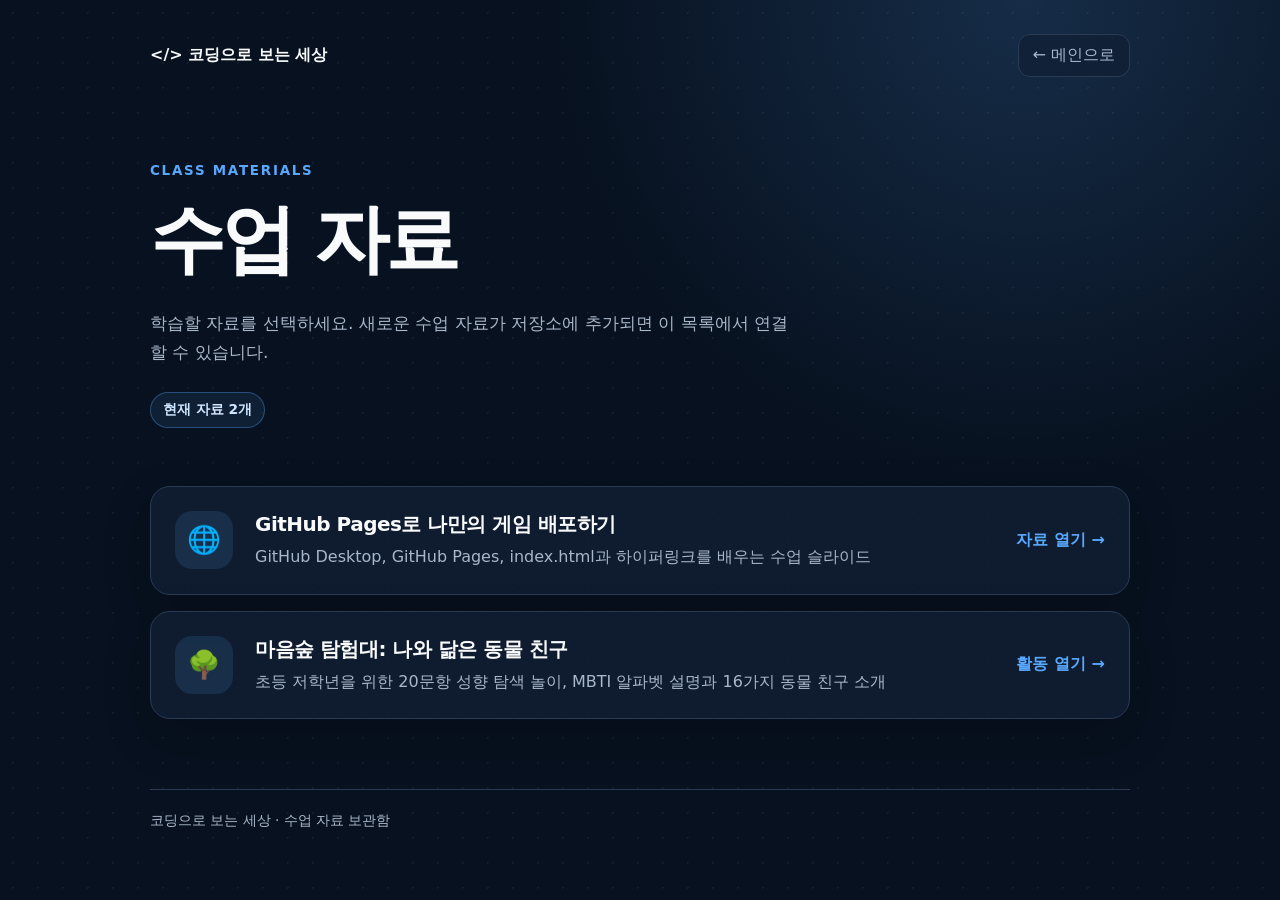
<file: class_materials.html>
<!DOCTYPE html>
<html lang="ko">
<head>
  <meta charset="UTF-8" />
  <meta name="viewport" content="width=device-width, initial-scale=1.0" />
  <meta name="description" content="코딩으로 보는 세상 수업 자료 목록" />
  <title>수업 자료 | 코딩으로 보는 세상</title>
  <style>
    :root { color-scheme: dark; --bg:#07111f; --panel:#111f34; --line:#2a3b54; --text:#f8fafc; --muted:#a9b7ca; --blue:#59a8ff; --focus:#fde68a; }
    * { box-sizing: border-box; }
    body { min-height:100vh; margin:0; color:var(--text); font-family:"Pretendard","Noto Sans KR",system-ui,sans-serif; background:radial-gradient(circle at 80% 0,rgba(89,168,255,.18),transparent 30rem),var(--bg); }
    body::before { content:""; position:fixed; inset:0; z-index:-1; opacity:.32; background-image:radial-gradient(rgba(148,163,184,.3) 1px,transparent 1px); background-size:25px 25px; }
    .page { width:min(980px,calc(100% - 36px)); margin:0 auto; padding:34px 0 60px; }
    nav { display:flex; align-items:center; justify-content:space-between; gap:18px; }
    .brand { color:var(--text); font-weight:850; text-decoration:none; }
    .home { display:inline-flex; align-items:center; gap:8px; padding:10px 14px; color:var(--muted); text-decoration:none; border:1px solid var(--line); border-radius:12px; background:rgba(17,31,52,.7); }
    .home:hover { color:var(--text); border-color:var(--blue); }
    a:focus-visible { outline:3px solid var(--focus); outline-offset:4px; }
    header { padding:86px 0 40px; }
    .eyebrow { margin:0 0 12px; color:var(--blue); font-size:.84rem; font-weight:850; letter-spacing:.13em; text-transform:uppercase; }
    h1 { margin:0; font-size:clamp(2.5rem,7vw,4.7rem); letter-spacing:-.055em; }
    .intro { max-width:650px; margin:18px 0 0; color:var(--muted); font-size:1.08rem; line-height:1.7; }
    .count { display:inline-block; margin-top:24px; padding:8px 12px; color:#cfe7ff; font-size:.86rem; font-weight:800; border:1px solid rgba(89,168,255,.35); border-radius:999px; background:rgba(89,168,255,.1); }
    .list { display:grid; gap:16px; margin-top:18px; }
    .item { display:grid; grid-template-columns:auto 1fr auto; align-items:center; gap:22px; padding:24px; color:var(--text); text-decoration:none; border:1px solid var(--line); border-radius:20px; background:rgba(17,31,52,.84); box-shadow:0 18px 48px rgba(0,0,0,.2); transition:transform .16s ease,border-color .16s ease; }
    .item:hover { transform:translateY(-4px); border-color:var(--blue); }
    .icon { display:grid; width:58px; height:58px; place-items:center; border-radius:17px; background:rgba(89,168,255,.12); font-size:1.7rem; }
    .item h2 { margin:0; font-size:1.25rem; letter-spacing:-.025em; }
    .item p { margin:7px 0 0; color:var(--muted); line-height:1.55; }
    .open { color:var(--blue); font-weight:850; white-space:nowrap; }
    footer { margin-top:70px; padding-top:22px; color:var(--muted); font-size:.85rem; border-top:1px solid var(--line); }
    @media (max-width:620px) { header{padding-top:60px}.item{grid-template-columns:auto 1fr}.open{grid-column:2}.item p{font-size:.94rem} }
    @media (prefers-reduced-motion:reduce) { .item{transition:none} }
  </style>
</head>
<body>
  <div class="page">
    <nav aria-label="사이트 탐색">
      <a class="brand" href="./index.html">&lt;/&gt; 코딩으로 보는 세상</a>
      <a class="home" href="./index.html">← 메인으로</a>
    </nav>

    <main>
      <header>
        <p class="eyebrow">Class Materials</p>
        <h1>수업 자료</h1>
        <p class="intro">학습할 자료를 선택하세요. 새로운 수업 자료가 저장소에 추가되면 이 목록에서 연결할 수 있습니다.</p>
        <span class="count">현재 자료 2개</span>
      </header>

      <section class="list" aria-label="수업 자료 목록">
        <a class="item" href="./webgame_deployment.html">
          <span class="icon" aria-hidden="true">🌐</span>
          <span>
            <h2>GitHub Pages로 나만의 게임 배포하기</h2>
            <p>GitHub Desktop, GitHub Pages, index.html과 하이퍼링크를 배우는 수업 슬라이드</p>
          </span>
          <span class="open">자료 열기 →</span>
        </a>
        <a class="item" href="./mbti/">
          <span class="icon" aria-hidden="true">🌳</span>
          <span>
            <h2>마음숲 탐험대: 나와 닮은 동물 친구</h2>
            <p>초등 저학년을 위한 20문항 성향 탐색 놀이, MBTI 알파벳 설명과 16가지 동물 친구 소개</p>
          </span>
          <span class="open">활동 열기 →</span>
        </a>
      </section>
    </main>

    <footer>코딩으로 보는 세상 · 수업 자료 보관함</footer>
  </div>
</body>
</html>
</file>
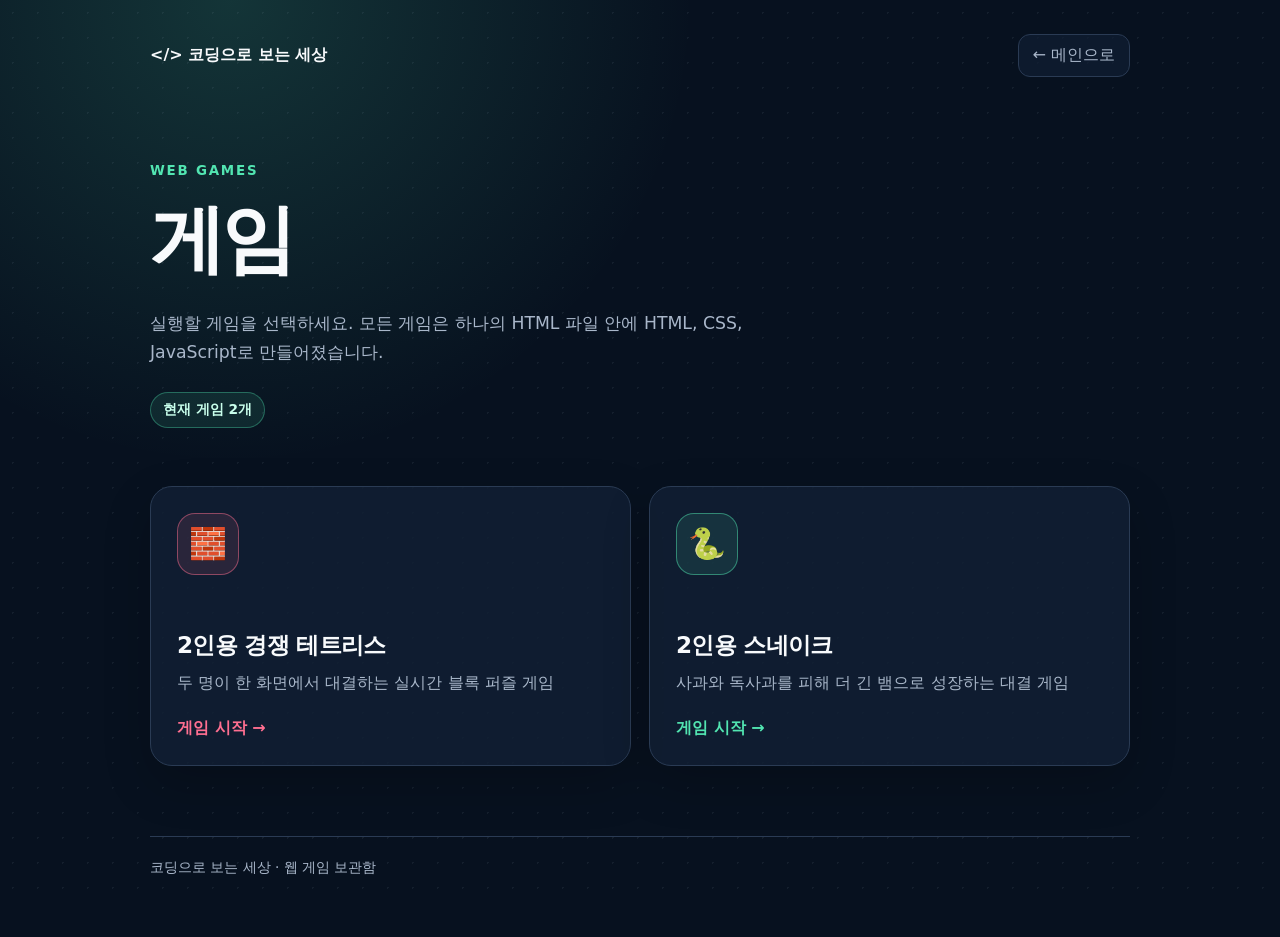
<file: games.html>
<!DOCTYPE html>
<html lang="ko">
<head>
  <meta charset="UTF-8" />
  <meta name="viewport" content="width=device-width, initial-scale=1.0" />
  <meta name="description" content="코딩으로 보는 세상 게임 목록" />
  <title>게임 | 코딩으로 보는 세상</title>
  <style>
    :root { color-scheme:dark; --bg:#07111f; --panel:#111f34; --line:#2a3b54; --text:#f8fafc; --muted:#a9b7ca; --mint:#52e5b1; --pink:#ff6f91; --focus:#fde68a; }
    * { box-sizing:border-box; }
    body { min-height:100vh; margin:0; color:var(--text); font-family:"Pretendard","Noto Sans KR",system-ui,sans-serif; background:radial-gradient(circle at 18% 0,rgba(82,229,177,.17),transparent 29rem),var(--bg); }
    body::before { content:""; position:fixed; inset:0; z-index:-1; opacity:.32; background-image:radial-gradient(rgba(148,163,184,.3) 1px,transparent 1px); background-size:25px 25px; }
    .page { width:min(980px,calc(100% - 36px)); margin:0 auto; padding:34px 0 60px; }
    nav { display:flex; align-items:center; justify-content:space-between; gap:18px; }
    .brand { color:var(--text); font-weight:850; text-decoration:none; }
    .home { display:inline-flex; align-items:center; gap:8px; padding:10px 14px; color:var(--muted); text-decoration:none; border:1px solid var(--line); border-radius:12px; background:rgba(17,31,52,.7); }
    .home:hover { color:var(--text); border-color:var(--mint); }
    a:focus-visible { outline:3px solid var(--focus); outline-offset:4px; }
    header { padding:86px 0 40px; }
    .eyebrow { margin:0 0 12px; color:var(--mint); font-size:.84rem; font-weight:850; letter-spacing:.13em; text-transform:uppercase; }
    h1 { margin:0; font-size:clamp(2.5rem,7vw,4.7rem); letter-spacing:-.055em; }
    .intro { max-width:650px; margin:18px 0 0; color:var(--muted); font-size:1.08rem; line-height:1.7; }
    .count { display:inline-block; margin-top:24px; padding:8px 12px; color:#c9ffec; font-size:.86rem; font-weight:800; border:1px solid rgba(82,229,177,.35); border-radius:999px; background:rgba(82,229,177,.1); }
    .list { display:grid; grid-template-columns:repeat(2,minmax(0,1fr)); gap:18px; margin-top:18px; }
    .item { display:flex; min-height:280px; flex-direction:column; justify-content:space-between; padding:26px; color:var(--text); text-decoration:none; border:1px solid var(--line); border-radius:22px; background:rgba(17,31,52,.84); box-shadow:0 18px 48px rgba(0,0,0,.2); transition:transform .16s ease,border-color .16s ease; }
    .item:hover { transform:translateY(-5px); border-color:var(--accent); }
    .tetris { --accent:var(--pink); }
    .snake { --accent:var(--mint); }
    .icon { display:grid; width:62px; height:62px; place-items:center; border:1px solid color-mix(in srgb,var(--accent) 48%,transparent); border-radius:18px; background:color-mix(in srgb,var(--accent) 11%,transparent); font-size:1.9rem; }
    .item h2 { margin:38px 0 0; font-size:1.45rem; letter-spacing:-.03em; }
    .item p { margin:9px 0 0; color:var(--muted); line-height:1.58; }
    .open { display:inline-block; margin-top:22px; color:var(--accent); font-weight:850; }
    footer { margin-top:70px; padding-top:22px; color:var(--muted); font-size:.85rem; border-top:1px solid var(--line); }
    @media (max-width:680px) { header{padding-top:60px}.list{grid-template-columns:1fr}.item{min-height:245px} }
    @media (prefers-reduced-motion:reduce) { .item{transition:none} }
  </style>
</head>
<body>
  <div class="page">
    <nav aria-label="사이트 탐색">
      <a class="brand" href="./index.html">&lt;/&gt; 코딩으로 보는 세상</a>
      <a class="home" href="./index.html">← 메인으로</a>
    </nav>

    <main>
      <header>
        <p class="eyebrow">Web Games</p>
        <h1>게임</h1>
        <p class="intro">실행할 게임을 선택하세요. 모든 게임은 하나의 HTML 파일 안에 HTML, CSS, JavaScript로 만들어졌습니다.</p>
        <span class="count">현재 게임 2개</span>
      </header>

      <section class="list" aria-label="게임 목록">
        <a class="item tetris" href="./tetris.html">
          <span class="icon" aria-hidden="true">🧱</span>
          <span>
            <h2>2인용 경쟁 테트리스</h2>
            <p>두 명이 한 화면에서 대결하는 실시간 블록 퍼즐 게임</p>
            <span class="open">게임 시작 →</span>
          </span>
        </a>

        <a class="item snake" href="./snake.html">
          <span class="icon" aria-hidden="true">🐍</span>
          <span>
            <h2>2인용 스네이크</h2>
            <p>사과와 독사과를 피해 더 긴 뱀으로 성장하는 대결 게임</p>
            <span class="open">게임 시작 →</span>
          </span>
        </a>
      </section>
    </main>

    <footer>코딩으로 보는 세상 · 웹 게임 보관함</footer>
  </div>
</body>
</html>
</file>
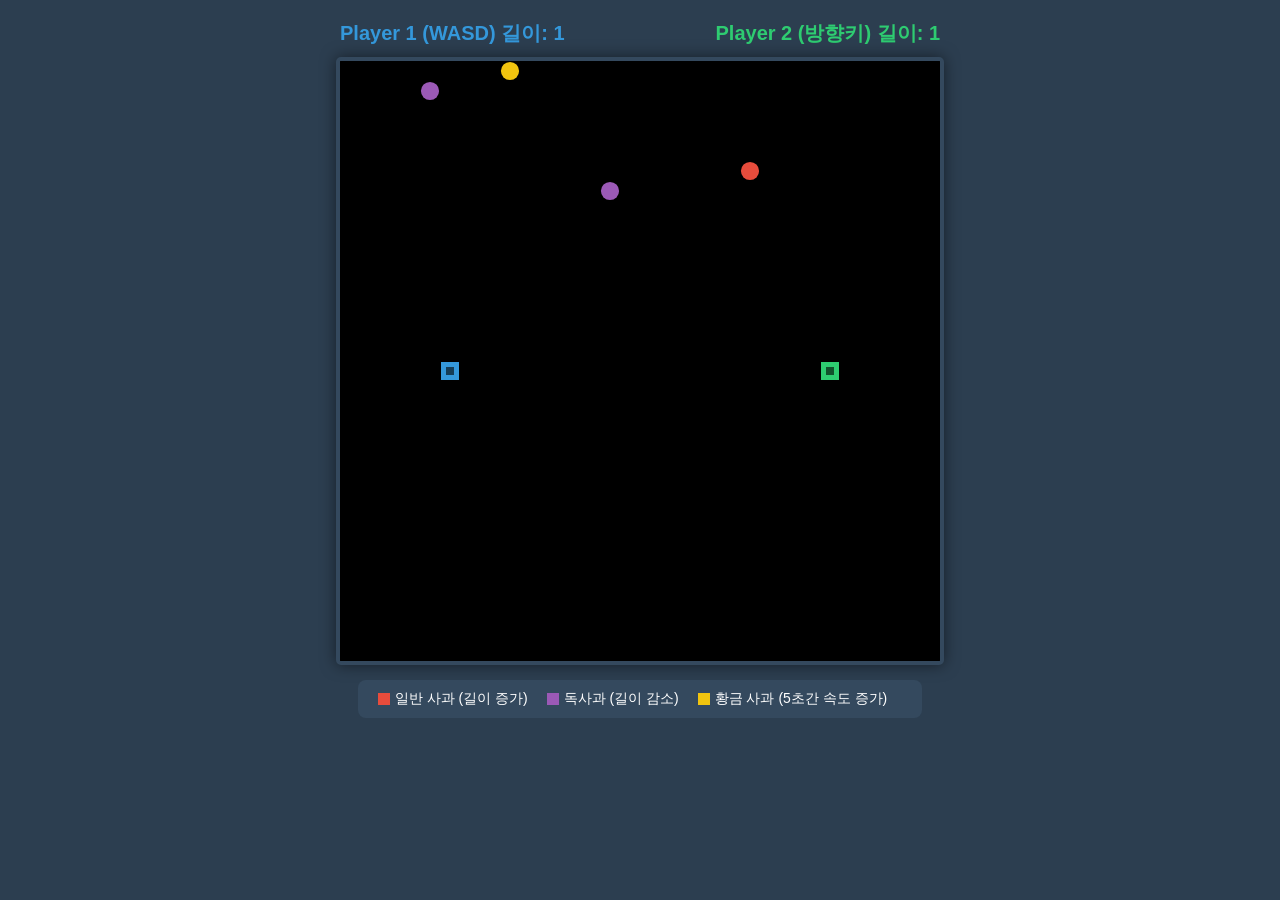
<file: snake.html>
<!DOCTYPE html>
<html lang="ko">
<head>
    <meta charset="UTF-8">
    <meta name="viewport" content="width=device-width, initial-scale=1.0">
    <title>2인용 스네이크 게임</title>
    <style>
        body {
            background-color: #2c3e50;
            color: white;
            font-family: 'Segoe UI', Tahoma, Geneva, Verdana, sans-serif;
            display: flex;
            flex-direction: column;
            align-items: center;
            margin: 0;
            padding: 20px;
        }
        canvas {
            background-color: #000;
            box-shadow: 0 0 15px rgba(0,0,0,0.5);
            border: 4px solid #34495e;
            border-radius: 5px;
        }
        .scoreboard {
            display: flex;
            justify-content: space-between;
            width: 600px;
            margin-bottom: 10px;
            font-size: 20px;
            font-weight: bold;
        }
        .player1 { color: #3498db; } /* 파란색 */
        .player2 { color: #2ecc71; } /* 초록색 */
        .legend {
            margin-top: 15px;
            background: #34495e;
            padding: 10px 20px;
            border-radius: 8px;
            font-size: 14px;
        }
        .legend span { display: inline-block; margin-right: 15px; }
        .box { display: inline-block; width: 12px; height: 12px; margin-right: 5px; vertical-align: middle;}
    </style>
</head>
<body>

    <div class="scoreboard">
        <div class="player1">Player 1 (WASD) 길이: <span id="score1">1</span></div>
        <div class="player2">Player 2 (방향키) 길이: <span id="score2">1</span></div>
    </div>

    <canvas id="gameCanvas" width="600" height="600"></canvas>

    <div class="legend">
        <span><div class="box" style="background: #e74c3c;"></div>일반 사과 (길이 증가)</span>
        <span><div class="box" style="background: #9b59b6;"></div>독사과 (길이 감소)</span>
        <span><div class="box" style="background: #f1c40f;"></div>황금 사과 (5초간 속도 증가)</span>
    </div>

<script>
const canvas = document.getElementById('gameCanvas');
const ctx = canvas.getContext('2d');

const gridSize = 20;
const tileCount = canvas.width / gridSize;

// 플레이어 클래스
class Snake {
    constructor(x, y, color, controls) {
        this.body = [{x, y}];
        this.dx = 0;
        this.dy = 0;
        this.nextDx = 0;
        this.nextDy = 0;
        this.color = color;
        this.controls = controls;
        
        // 속도 관련
        this.baseSpeed = 120; // 기본 이동 간격(ms)
        this.currentSpeed = this.baseSpeed;
        this.lastMoveTime = 0;
        this.speedBoostEndTime = 0;

        // 충돌 무적 시간 (연속 충돌 방지)
        this.invincibleUntil = 0;
    }

    move() {
        this.dx = this.nextDx;
        this.dy = this.nextDy;

        // 이동하지 않고 가만히 있는 상태
        if (this.dx === 0 && this.dy === 0) return;

        let head = {x: this.body[0].x + this.dx, y: this.body[0].y + this.dy};

        // 벽 통과 (반대편으로 나옴)
        if (head.x < 0) head.x = tileCount - 1;
        if (head.x >= tileCount) head.x = 0;
        if (head.y < 0) head.y = tileCount - 1;
        if (head.y >= tileCount) head.y = 0;

        this.body.unshift(head); // 머리 추가
        this.body.pop(); // 꼬리 자르기 (아이템을 먹었을 때만 안 자름)
    }

    grow() {
        let tail = this.body[this.body.length - 1];
        this.body.push({x: tail.x, y: tail.y});
    }

    shrink() {
        if (this.body.length > 1) {
            this.body.pop();
        }
    }

    speedUp(now) {
        this.currentSpeed = this.baseSpeed / 2; // 2배 빨라짐
        this.speedBoostEndTime = now + 5000; // 5초간 유지
    }

    updateSpeed(now) {
        if (now > this.speedBoostEndTime) {
            this.currentSpeed = this.baseSpeed;
        }
    }
}

// 플레이어 1 (파란색, WASD)
const p1 = new Snake(5, 15, '#3498db', {up: 'KeyW', down: 'KeyS', left: 'KeyA', right: 'KeyD'});
// 플레이어 2 (초록색, 방향키)
const p2 = new Snake(24, 15, '#2ecc71', {up: 'ArrowUp', down: 'ArrowDown', left: 'ArrowLeft', right: 'ArrowRight'});

let items = [];
const MAX_ITEMS = 4;

// 키보드 입력 처리
window.addEventListener('keydown', e => {
    // Player 1 (WASD)
    if (e.code === p1.controls.up && p1.dy === 0) { p1.nextDx = 0; p1.nextDy = -1; }
    if (e.code === p1.controls.down && p1.dy === 0) { p1.nextDx = 0; p1.nextDy = 1; }
    if (e.code === p1.controls.left && p1.dx === 0) { p1.nextDx = -1; p1.nextDy = 0; }
    if (e.code === p1.controls.right && p1.dx === 0) { p1.nextDx = 1; p1.nextDy = 0; }

    // Player 2 (방향키)
    if (e.code === p2.controls.up && p2.dy === 0) { p2.nextDx = 0; p2.nextDy = -1; }
    if (e.code === p2.controls.down && p2.dy === 0) { p2.nextDx = 0; p2.nextDy = 1; }
    if (e.code === p2.controls.left && p2.dx === 0) { p2.nextDx = -1; p2.nextDy = 0; }
    if (e.code === p2.controls.right && p2.dx === 0) { p2.nextDx = 1; p2.nextDy = 0; }

    // 방향키 스크롤 방지
    if(['Space', 'ArrowUp', 'ArrowDown', 'ArrowLeft', 'ArrowRight'].indexOf(e.code) > -1) {
        e.preventDefault();
    }
});

// 아이템 스폰
function spawnItem() {
    let x, y, occupied;
    do {
        x = Math.floor(Math.random() * tileCount);
        y = Math.floor(Math.random() * tileCount);
        occupied = p1.body.some(s => s.x === x && s.y === y) ||
                   p2.body.some(s => s.x === x && s.y === y) ||
                   items.some(i => i.x === x && i.y === y);
    } while (occupied);

    let rand = Math.random();
    let type = 'NORMAL';
    let color = '#e74c3c'; // 빨간색
    
    if (rand > 0.8) {
        type = 'POISON';
        color = '#9b59b6'; // 보라색
    } else if (rand > 0.6) {
        type = 'GOLDEN';
        color = '#f1c40f'; // 노란색
    }

    items.push({x, y, type, color});
}

// 아이템 먹기 확인
function checkItems(snake, now) {
    for (let i = 0; i < items.length; i++) {
        if (snake.body[0].x === items[i].x && snake.body[0].y === items[i].y) {
            let item = items[i];
            items.splice(i, 1); 
            
            if (item.type === 'NORMAL') {
                snake.grow();
            } else if (item.type === 'POISON') {
                snake.shrink();
            } else if (item.type === 'GOLDEN') {
                snake.speedUp(now);
            }
            spawnItem();
            break;
        }
    }
}

// 플레이어 간 충돌 확인
function checkPlayerCollision(now) {
    if (now < p1.invincibleUntil || now < p2.invincibleUntil) return; 

    let collided = false;

    for (let segment of p2.body) {
        if (p1.body[0].x === segment.x && p1.body[0].y === segment.y) collided = true;
    }
    for (let segment of p1.body) {
        if (p2.body[0].x === segment.x && p2.body[0].y === segment.y) collided = true;
    }

    if (collided) {
        let loser = Math.random() < 0.5 ? p1 : p2;
        loser.shrink();

        p1.invincibleUntil = now + 1000;
        p2.invincibleUntil = now + 1000;
    }
}

// 자기 자신과 충돌 확인
function checkSelfCollision(snake) {
    for (let i = 1; i < snake.body.length; i++) {
        if (snake.body[0].x === snake.body[i].x && snake.body[0].y === snake.body[i].y) {
            snake.body = [snake.body[0]]; 
            break;
        }
    }
}

// 메인 게임 루프
function gameLoop(timestamp) {
    requestAnimationFrame(gameLoop);

    p1.updateSpeed(timestamp);
    if (timestamp - p1.lastMoveTime > p1.currentSpeed) {
        p1.move();
        checkItems(p1, timestamp);
        checkSelfCollision(p1);
        p1.lastMoveTime = timestamp;
    }

    p2.updateSpeed(timestamp);
    if (timestamp - p2.lastMoveTime > p2.currentSpeed) {
        p2.move();
        checkItems(p2, timestamp);
        checkSelfCollision(p2);
        p2.lastMoveTime = timestamp;
    }

    checkPlayerCollision(timestamp);
    draw(timestamp);
}

// 화면 그리기
function draw(now) {
    ctx.fillStyle = '#000';
    ctx.fillRect(0, 0, canvas.width, canvas.height);

    items.forEach(item => {
        ctx.fillStyle = item.color;
        if(item.type === 'GOLDEN' && Math.floor(now / 200) % 2 === 0) {
            ctx.fillStyle = '#fff'; 
        }
        ctx.beginPath();
        ctx.arc(item.x * gridSize + gridSize/2, item.y * gridSize + gridSize/2, gridSize/2.2, 0, Math.PI * 2);
        ctx.fill();
    });

    // 뱀 그리기 부분 수정됨
    function drawSnake(snake) {
        if (now < snake.invincibleUntil && Math.floor(now / 100) % 2 === 0) return;

        snake.body.forEach((segment, index) => {
            ctx.fillStyle = snake.color; // 전체를 본인의 고유 색으로 칠함
            ctx.fillRect(segment.x * gridSize + 1, segment.y * gridSize + 1, gridSize - 2, gridSize - 2);
            
            // 머리를 구분하기 위해 가운데에 검은색 작은 사각형(눈)을 찍어줌
            if (index === 0) {
                ctx.fillStyle = 'rgba(0, 0, 0, 0.6)';
                ctx.fillRect(segment.x * gridSize + 6, segment.y * gridSize + 6, 8, 8);
            }
        });
    }

    drawSnake(p1);
    drawSnake(p2);

    document.getElementById('score1').innerText = p1.body.length;
    document.getElementById('score2').innerText = p2.body.length;
}

for(let i=0; i<MAX_ITEMS; i++) spawnItem();
requestAnimationFrame(gameLoop);

</script>
</body>
</html>
</file>
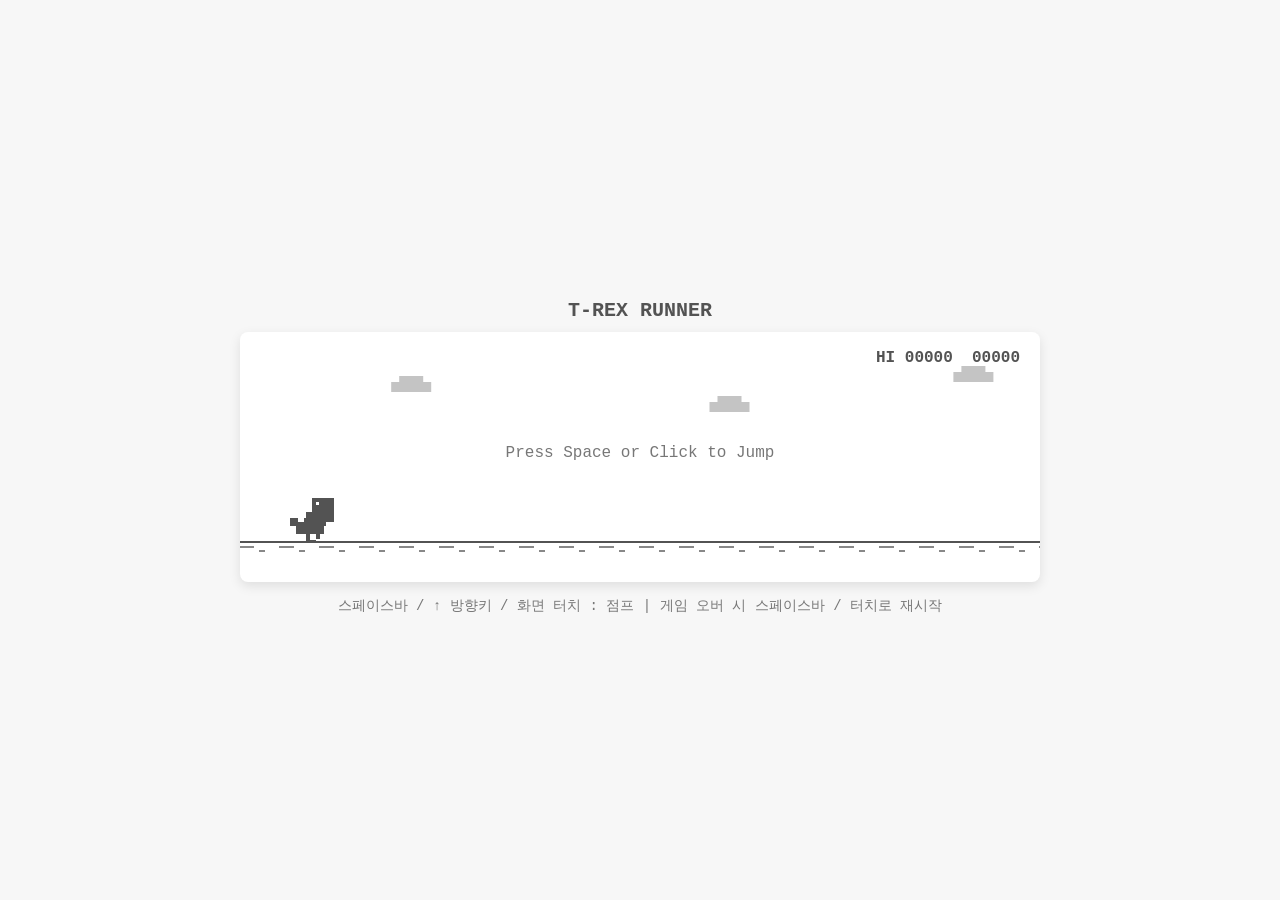
<file: t-rex.html>
<!DOCTYPE html>
<html lang="ko">
<head>
    <meta charset="UTF-8">
    <meta name="viewport" content="width=device-width, initial-scale=1.0">
    <title>Chrome Dino Game</title>
    <style>
        * {
            box-sizing: border-box;
            user-select: none;
            -webkit-user-select: none;
        }
        body {
            margin: 0;
            padding: 0;
            background-color: #f7f7f7;
            font-family: 'Courier New', Courier, monospace;
            display: flex;
            flex-direction: column;
            align-items: center;
            justify-content: center;
            min-height: 100vh;
            color: #535353;
        }
        h1 {
            margin-bottom: 10px;
            font-size: 20px;
        }
        #game-container {
            position: relative;
            box-shadow: 0 4px 12px rgba(0, 0, 0, 0.1);
            background: #fff;
            border-radius: 8px;
            overflow: hidden;
        }
        canvas {
            display: block;
        }
        .instructions {
            margin-top: 15px;
            font-size: 14px;
            color: #777;
        }
    </style>
</head>
<body>

    <h1>T-REX RUNNER</h1>
    <div id="game-container">
        <canvas id="gameCanvas" width="800" height="250"></canvas>
    </div>
    <div class="instructions">
        스페이스바 / ↑ 방향키 / 화면 터치 : 점프 | 게임 오버 시 스페이스바 / 터치로 재시작
    </div>

<script>
const canvas = document.getElementById('gameCanvas');
const ctx = canvas.getContext('2d');

// --- 오디오 효과 (Web Audio API - 외부 파일 불필요) ---
const audioCtx = new (window.AudioContext || window.webkitAudioContext)();

function playSound(type) {
    if (audioCtx.state === 'suspended') audioCtx.resume();
    const osc = audioCtx.createOscillator();
    const gain = audioCtx.createGain();
    osc.connect(gain);
    gain.connect(audioCtx.destination);

    const now = audioCtx.currentTime;
    if (type === 'jump') {
        osc.frequency.setValueAtTime(150, now);
        osc.frequency.exponentialRampToValueAtTime(600, now + 0.12);
        gain.gain.setValueAtTime(0.15, now);
        gain.gain.linearRampToValueAtTime(0.01, now + 0.12);
        osc.start(now);
        osc.stop(now + 0.12);
    } else if (type === 'hit') {
        osc.type = 'sawtooth';
        osc.frequency.setValueAtTime(120, now);
        osc.frequency.linearRampToValueAtTime(40, now + 0.25);
        gain.gain.setValueAtTime(0.3, now);
        gain.gain.linearRampToValueAtTime(0.01, now + 0.25);
        osc.start(now);
        osc.stop(now + 0.25);
    } else if (type === 'point') {
        osc.type = 'square';
        osc.frequency.setValueAtTime(600, now);
        osc.frequency.setValueAtTime(800, now + 0.08);
        gain.gain.setValueAtTime(0.1, now);
        gain.gain.linearRampToValueAtTime(0.01, now + 0.2);
        osc.start(now);
        osc.stop(now + 0.2);
    }
}

// --- 게임 변수 ---
const GROUND_Y = 210;
let gameSpeed = 6;
let score = 0;
let highScore = localStorage.getItem('dino_high_score') || 0;
let isGameOver = false;
let isGameStarted = false;
let frameCount = 0;

// 구름
let clouds = [
    { x: 200, y: 50, speed: 0.8 },
    { x: 500, y: 70, speed: 0.5 },
    { x: 750, y: 40, speed: 0.6 }
];

// 공룡 캐릭터
const dino = {
    x: 50,
    y: GROUND_Y - 44,
    width: 44,
    height: 44,
    vy: 0,
    gravity: 0.65,
    jumpPower: -12,
    isGrounded: true,
    legFrame: 0,

    jump() {
        if (this.isGrounded && !isGameOver) {
            this.vy = this.jumpPower;
            this.isGrounded = false;
            playSound('jump');
        }
    },

    update() {
        this.vy += this.gravity;
        this.y += this.vy;

        if (this.y >= GROUND_Y - this.height) {
            this.y = GROUND_Y - this.height;
            this.vy = 0;
            this.isGrounded = true;
        }

        if (frameCount % 6 === 0) {
            this.legFrame = (this.legFrame + 1) % 2;
        }
    },

    draw() {
        ctx.fillStyle = '#535353';

        // 픽셀 스타일 공룡 드로잉
        const x = this.x;
        const y = this.y;

        // 몸통 & 머리
        ctx.fillRect(x + 22, y, 22, 16);       // 머리 상단
        ctx.fillRect(x + 16, y + 14, 28, 10);  // 주둥이/턱
        ctx.fillRect(x + 14, y + 20, 20, 16);  // 가슴/배
        ctx.fillRect(x + 6, y + 24, 12, 12);   // 등/꼬리 시작
        ctx.fillRect(x, y + 20, 8, 8);         // 꼬리 끝
        ctx.fillRect(x + 30, y + 24, 6, 4);    // 앞발

        // 눈 (배경색 흰색 네모)
        ctx.fillStyle = '#fff';
        ctx.fillRect(x + 26, y + 4, 3, 3);
        ctx.fillStyle = '#535353';

        // 다리 (달리는 애니메이션)
        if (!this.isGrounded) {
            // 점프 중일 때 다리 모음
            ctx.fillRect(x + 18, y + 36, 4, 8);
            ctx.fillRect(x + 26, y + 36, 4, 8);
        } else {
            if (this.legFrame === 0) {
                ctx.fillRect(x + 16, y + 36, 4, 8);
                ctx.fillRect(x + 20, y + 42, 6, 2);
                ctx.fillRect(x + 26, y + 36, 4, 5);
            } else {
                ctx.fillRect(x + 16, y + 36, 4, 5);
                ctx.fillRect(x + 26, y + 36, 4, 8);
                ctx.fillRect(x + 30, y + 42, 6, 2);
            }
        }
    }
};

// 장애물 (선인장) 관리
let obstacles = [];
let nextObstacleTimer = 0;

function spawnObstacle() {
    // 1개 또는 2개 붙어있는 선인장 생성
    const type = Math.random() > 0.6 ? 2 : 1;
    obstacles.push({
        x: canvas.width,
        y: GROUND_Y - 40,
        width: type === 1 ? 16 : 30,
        height: 40,
        type: type
    });
}

function drawCactus(obs) {
    ctx.fillStyle = '#535353';
    if (obs.type === 1) {
        // 단일 선인장
        ctx.fillRect(obs.x + 5, obs.y, 6, 40);
        ctx.fillRect(obs.x, obs.y + 10, 5, 14);
        ctx.fillRect(obs.x, obs.y + 20, 16, 4);
        ctx.fillRect(obs.x + 11, obs.y + 8, 5, 12);
    } else {
        // 큰 선인장 묶음
        ctx.fillRect(obs.x + 4, obs.y + 4, 6, 36);
        ctx.fillRect(obs.x + 18, obs.y, 7, 40);
        ctx.fillRect(obs.x, obs.y + 14, 5, 12);
        ctx.fillRect(obs.x, obs.y + 22, 10, 4);
        ctx.fillRect(obs.x + 24, obs.y + 12, 5, 14);
        ctx.fillRect(obs.x + 18, obs.y + 22, 10, 4);
    }
}

// 배경 구름 그리기
function drawClouds() {
    ctx.fillStyle = '#c4c4c4';
    clouds.forEach(cloud => {
        cloud.x -= cloud.speed;
        if (cloud.x < -60) cloud.x = canvas.width + Math.random() * 50;

        ctx.fillRect(cloud.x, cloud.y, 40, 10);
        ctx.fillRect(cloud.x + 8, cloud.y - 6, 24, 6);
    });
}

// 바닥 그리기 (움직이는 점들)
let groundOffset = 0;
function drawGround() {
    ctx.strokeStyle = '#535353';
    ctx.lineWidth = 2;
    ctx.beginPath();
    ctx.moveTo(0, GROUND_Y);
    ctx.lineTo(canvas.width, GROUND_Y);
    ctx.stroke();

    // 바닥 요철 효과
    groundOffset = (groundOffset + gameSpeed) % 40;
    ctx.fillStyle = '#888';
    for (let i = -groundOffset; i < canvas.width; i += 40) {
        ctx.fillRect(i + 5, GROUND_Y + 4, 15, 2);
        ctx.fillRect(i + 25, GROUND_Y + 8, 6, 2);
    }
}

// 충돌 판정 (AABB 약간 완화 적용)
function checkCollision(a, b) {
    const padding = 5;
    return (
        a.x + padding < b.x + b.width - padding &&
        a.x + a.width - padding > b.x + padding &&
        a.y + padding < b.y + b.height &&
        a.y + a.height > b.y + padding
    );
}

// 초기화
function resetGame() {
    score = 0;
    gameSpeed = 6;
    obstacles = [];
    isGameOver = false;
    isGameStarted = true;
    dino.y = GROUND_Y - dino.height;
    dino.vy = 0;
    nextObstacleTimer = 60;
}

// 키보드 & 터치 이벤트
function handleAction() {
    if (!isGameStarted || isGameOver) {
        resetGame();
    } else {
        dino.jump();
    }
}

window.addEventListener('keydown', e => {
    if (e.code === 'Space' || e.code === 'ArrowUp') {
        e.preventDefault();
        handleAction();
    }
});

canvas.addEventListener('touchstart', e => {
    e.preventDefault();
    handleAction();
});

canvas.addEventListener('mousedown', () => {
    handleAction();
});

// --- 메인 게임 루프 ---
function gameLoop() {
    ctx.clearRect(0, 0, canvas.width, canvas.height);

    drawClouds();
    drawGround();

    if (isGameStarted && !isGameOver) {
        frameCount++;
        score += 0.15;

        // 100점 단위 돌파 시 소리 효과
        if (Math.floor(score) > 0 && Math.floor(score) % 100 === 0 && frameCount % 6 === 0) {
            playSound('point');
        }

        // 서서히 속도 증가
        gameSpeed += 0.001;

        dino.update();

        // 장애물 스폰 타이머
        nextObstacleTimer--;
        if (nextObstacleTimer <= 0) {
            spawnObstacle();
            // 다음 장애물 간격 랜덤화 (속도에 비례)
            nextObstacleTimer = Math.floor(Math.random() * 50 + 65 - (gameSpeed * 1.5));
            if (nextObstacleTimer < 45) nextObstacleTimer = 45;
        }

        // 장애물 이동 및 충돌 체크
        for (let i = obstacles.length - 1; i >= 0; i--) {
            obstacles[i].x -= gameSpeed;
            drawCactus(obstacles[i]);

            if (checkCollision(dino, obstacles[i])) {
                isGameOver = true;
                playSound('hit');
                if (score > highScore) {
                    highScore = Math.floor(score);
                    localStorage.setItem('dino_high_score', highScore);
                }
            }

            // 화면 밖으로 벗어난 장애물 제거
            if (obstacles[i].x + obstacles[i].width < 0) {
                obstacles.splice(i, 1);
            }
        }
    } else if (!isGameStarted) {
        // 시작 대기 화면 안내
        ctx.fillStyle = '#777';
        ctx.font = '16px "Courier New"';
        ctx.textAlign = 'center';
        ctx.fillText("Press Space or Click to Jump", canvas.width / 2, canvas.height / 2);
    }

    dino.draw();

    // 점수 표시 (5자리 0 채움)
    ctx.fillStyle = '#535353';
    ctx.font = 'bold 16px "Courier New"';
    ctx.textAlign = 'right';
    const currentScoreStr = String(Math.floor(score)).padStart(5, '0');
    const highScoreStr = String(highScore).padStart(5, '0');
    ctx.fillText(`HI ${highScoreStr}  ${currentScoreStr}`, canvas.width - 20, 30);

    // 게임 오버 화면
    if (isGameOver) {
        ctx.fillStyle = '#535353';
        ctx.font = 'bold 24px "Courier New"';
        ctx.textAlign = 'center';
        ctx.fillText("G A M E   O V E R", canvas.width / 2, canvas.height / 2 - 15);

        ctx.font = '14px "Courier New"';
        ctx.fillText("Press Space or Click to Restart", canvas.width / 2, canvas.height / 2 + 20);
    }

    requestAnimationFrame(gameLoop);
}

// 게임 루프 시작
requestAnimationFrame(gameLoop);
</script>

</body>
</html>
</file>
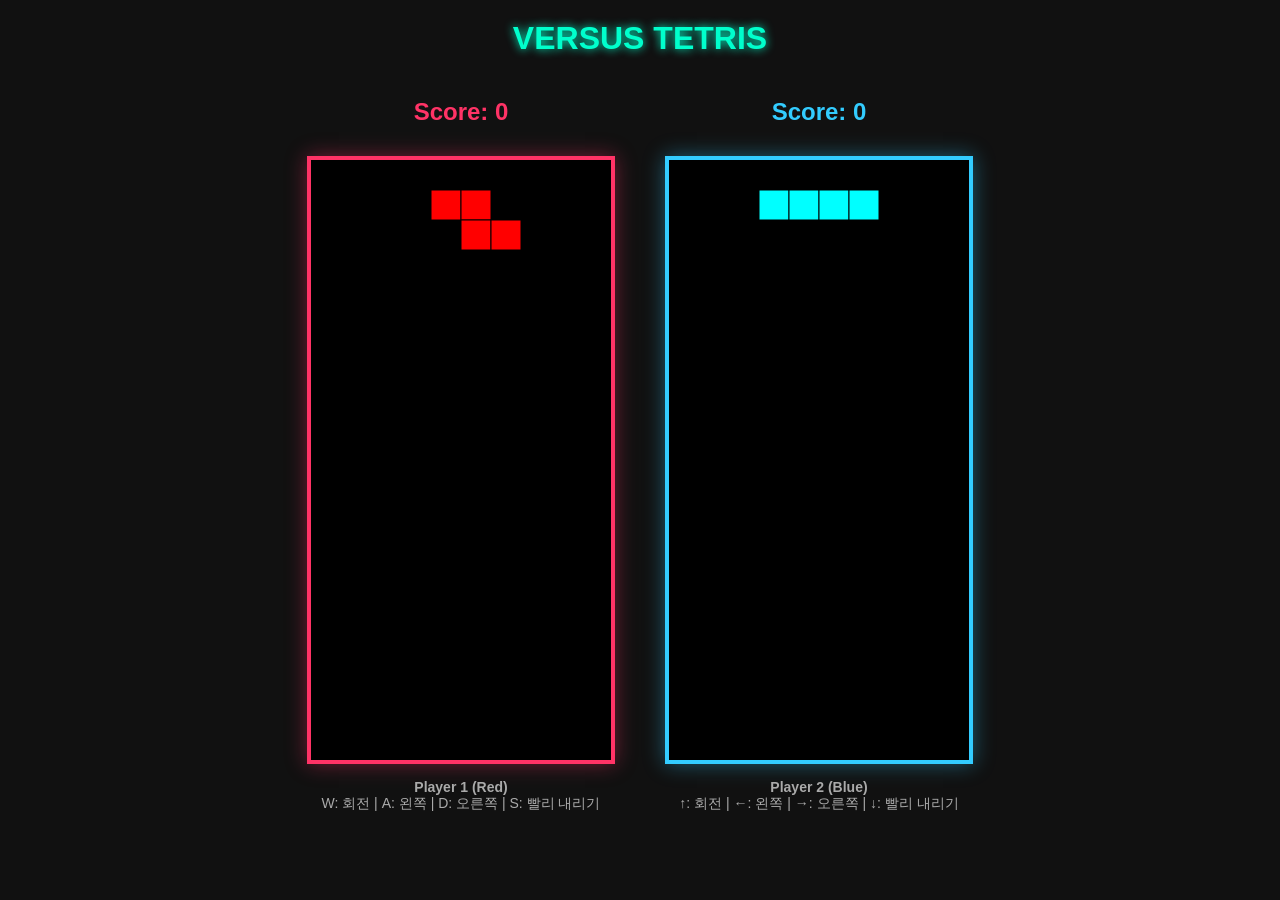
<file: tetris.html>
<!DOCTYPE html>
<html lang="ko">
<head>
    <meta charset="UTF-8">
    <meta name="viewport" content="width=device-width, initial-scale=1.0">
    <title>2인용 경쟁 테트리스</title>
    <style>
        body {
            background-color: #111;
            color: #fff;
            font-family: 'Segoe UI', Tahoma, Geneva, Verdana, sans-serif;
            display: flex;
            flex-direction: column;
            align-items: center;
            margin: 0;
            padding: 20px;
        }
        h1 {
            margin-top: 0;
            color: #00ffcc;
            text-shadow: 0 0 10px #00ffcc;
        }
        .game-container {
            display: flex;
            gap: 50px;
            margin-top: 20px;
        }
        .player-area {
            display: flex;
            flex-direction: column;
            align-items: center;
        }
        canvas {
            background-color: #000;
            border: 4px solid #333;
            box-shadow: 0 0 15px rgba(255, 255, 255, 0.2);
        }
        #p1-canvas { border-color: #ff3366; box-shadow: 0 0 20px #ff336666; }
        #p2-canvas { border-color: #33ccff; box-shadow: 0 0 20px #33ccff66; }
        .controls {
            margin-top: 15px;
            text-align: center;
            font-size: 14px;
            color: #aaa;
        }
        .score {
            font-size: 24px;
            font-weight: bold;
            margin-bottom: 10px;
        }
        .attack-warning {
            color: red;
            height: 20px;
            font-weight: bold;
            animation: blink 1s infinite;
        }
        @keyframes blink { 50% { opacity: 0; } }
    </style>
</head>
<body>

    <h1>VERSUS TETRIS</h1>
    
    <div class="game-container">
        <!-- 플레이어 1 -->
        <div class="player-area">
            <div class="score" id="p1-score" style="color: #ff3366;">Score: 0</div>
            <div class="attack-warning" id="p1-warning"></div>
            <canvas id="p1-canvas" width="300" height="600"></canvas>
            <div class="controls">
                <b>Player 1 (Red)</b><br>
                W: 회전 | A: 왼쪽 | D: 오른쪽 | S: 빨리 내리기
            </div>
        </div>

        <!-- 플레이어 2 -->
        <div class="player-area">
            <div class="score" id="p2-score" style="color: #33ccff;">Score: 0</div>
            <div class="attack-warning" id="p2-warning"></div>
            <canvas id="p2-canvas" width="300" height="600"></canvas>
            <div class="controls">
                <b>Player 2 (Blue)</b><br>
                ↑: 회전 | ←: 왼쪽 | →: 오른쪽 | ↓: 빨리 내리기
            </div>
        </div>
    </div>

<script>
// 테트리스 블록 모양 정의
const SHAPES = [
    [],
    [[1, 1, 1, 1]], // I
    [[2, 0, 0], [2, 2, 2]], // J
    [[0, 0, 3], [3, 3, 3]], // L
    [[4, 4], [4, 4]], // O
    [[0, 5, 5], [5, 5, 0]], // S
    [[0, 6, 0], [6, 6, 6]], // T
    [[7, 7, 0], [0, 7, 7]]  // Z
];

// 블록 색상 정의
const COLORS = [
    null, '#00ffff', '#0000ff', '#ff7f00', '#ffff00', '#00ff00', '#800080', '#ff0000', '#555555' // 8번 색상은 공격받은 쓰레기 블록
];

class Tetris {
    constructor(canvasId, scoreId, warningId) {
        this.canvas = document.getElementById(canvasId);
        this.ctx = this.canvas.getContext('2d');
        this.scoreElement = document.getElementById(scoreId);
        this.warningElement = document.getElementById(warningId);
        
        this.cols = 10;
        this.rows = 20;
        this.blockSize = 30;
        
        this.board = this.createMatrix(this.cols, this.rows);
        this.score = 0;
        this.opponent = null; // 상대방 객체 연결용
        
        this.dropCounter = 0;
        this.dropInterval = 1000;
        
        this.gameOver = false;
        this.resetPiece();
    }

    createMatrix(w, h) {
        const matrix = [];
        while (h--) {
            matrix.push(new Array(w).fill(0));
        }
        return matrix;
    }

    resetPiece() {
        const typeId = Math.floor(Math.random() * 7) + 1;
        this.piece = {
            matrix: SHAPES[typeId],
            pos: { x: Math.floor(this.cols / 2) - Math.floor(SHAPES[typeId][0].length / 2), y: 0 }
        };

        // 생성되자마자 충돌하면 게임 오버
        if (this.collide(this.board, this.piece)) {
            this.gameOver = true;
            alert('Game Over!');
        }
    }

    drawMatrix(matrix, offset) {
        matrix.forEach((row, y) => {
            row.forEach((value, x) => {
                if (value !== 0) {
                    this.ctx.fillStyle = COLORS[value];
                    this.ctx.fillRect((x + offset.x) * this.blockSize, (y + offset.y) * this.blockSize, this.blockSize, this.blockSize);
                    this.ctx.strokeStyle = '#000';
                    this.ctx.strokeRect((x + offset.x) * this.blockSize, (y + offset.y) * this.blockSize, this.blockSize, this.blockSize);
                }
            });
        });
    }

    draw() {
        this.ctx.fillStyle = '#000';
        this.ctx.fillRect(0, 0, this.canvas.width, this.canvas.height);

        this.drawMatrix(this.board, { x: 0, y: 0 });
        this.drawMatrix(this.piece.matrix, this.piece.pos);
    }

    collide(board, piece) {
        const m = piece.matrix;
        const o = piece.pos;
        for (let y = 0; y < m.length; ++y) {
            for (let x = 0; x < m[y].length; ++x) {
                if (m[y][x] !== 0 && (board[y + o.y] && board[y + o.y][x + o.x]) !== 0) {
                    return true;
                }
            }
        }
        return false;
    }

    merge(board, piece) {
        piece.matrix.forEach((row, y) => {
            row.forEach((value, x) => {
                if (value !== 0) {
                    board[y + piece.pos.y][x + piece.pos.x] = value;
                }
            });
        });
    }

    rotate(matrix) {
        const N = matrix.length;
        const M = matrix[0].length;
        const result = this.createMatrix(N, M);
        for (let y = 0; y < N; ++y) {
            for (let x = 0; x < M; ++x) {
                result[x][N - 1 - y] = matrix[y][x];
            }
        }
        return result;
    }

    playerRotate() {
        const pos = this.piece.pos.x;
        let offset = 1;
        this.piece.matrix = this.rotate(this.piece.matrix);
        while (this.collide(this.board, this.piece)) {
            this.piece.pos.x += offset;
            offset = -(offset + (offset > 0 ? 1 : -1));
            if (offset > this.piece.matrix[0].length) {
                this.piece.matrix = this.rotate(this.rotate(this.rotate(this.piece.matrix))); // 원래대로
                this.piece.pos.x = pos;
                return;
            }
        }
    }

    playerMove(dir) {
        this.piece.pos.x += dir;
        if (this.collide(this.board, this.piece)) {
            this.piece.pos.x -= dir;
        }
    }

    playerDrop() {
        this.piece.pos.y++;
        if (this.collide(this.board, this.piece)) {
            this.piece.pos.y--;
            this.merge(this.board, this.piece);
            this.resetPiece();
            this.clearLines();
        }
        this.dropCounter = 0;
    }

    clearLines() {
        let linesCleared = 0;
        outer: for (let y = this.rows - 1; y >= 0; --y) {
            for (let x = 0; x < this.cols; ++x) {
                if (this.board[y][x] === 0) continue outer;
            }

            const row = this.board.splice(y, 1)[0].fill(0);
            this.board.unshift(row);
            ++y;
            linesCleared++;
        }

        if (linesCleared > 0) {
            this.score += linesCleared * 100;
            this.scoreElement.innerText = `Score: ${this.score}`;
            
            // 상대방에게 공격 (2초 딜레이)
            if (this.opponent) {
                this.attackOpponent(linesCleared);
            }
        }
    }

    attackOpponent(lines) {
        this.opponent.warningElement.innerText = `⚠️ 앗! ${lines}줄 공격 접근 중!`;
        setTimeout(() => {
            this.opponent.receiveGarbage(lines);
            this.opponent.warningElement.innerText = "";
        }, 2000); // 2초 뒤 공격 적용
    }

    receiveGarbage(lines) {
        for (let i = 0; i < lines; i++) {
            this.board.shift(); // 맨 윗줄 삭제
            const garbageRow = new Array(this.cols).fill(8); // 8번 색상(회색 쓰레기 블록)
            const hole = Math.floor(Math.random() * this.cols); // 뚫려있을 랜덤 구멍
            garbageRow[hole] = 0;
            this.board.push(garbageRow); // 맨 밑에 쓰레기 줄 추가
        }
    }

    update(deltaTime) {
        if (this.gameOver) return;

        this.dropCounter += deltaTime;
        if (this.dropCounter > this.dropInterval) {
            this.playerDrop();
        }
        this.draw();
    }
}

// 플레이어 1, 2 생성
const p1 = new Tetris('p1-canvas', 'p1-score', 'p1-warning');
const p2 = new Tetris('p2-canvas', 'p2-score', 'p2-warning');

// 서로를 상대로 설정 (공격 연동)
p1.opponent = p2;
p2.opponent = p1;

// 키보드 입력 처리
document.addEventListener('keydown', event => {
    // Player 1 (WASD)
    if (!p1.gameOver) {
        if (event.key === 'a' || event.key === 'A') p1.playerMove(-1);
        if (event.key === 'd' || event.key === 'D') p1.playerMove(1);
        if (event.key === 's' || event.key === 'S') p1.playerDrop();
        if (event.key === 'w' || event.key === 'W') p1.playerRotate();
    }

    // Player 2 (방향키)
    if (!p2.gameOver) {
        if (event.key === 'ArrowLeft') p2.playerMove(-1);
        if (event.key === 'ArrowRight') p2.playerMove(1);
        if (event.key === 'ArrowDown') p2.playerDrop();
        if (event.key === 'ArrowUp') p2.playerRotate();
    }
});

// 게임 루프
let lastTime = 0;
function update(time = 0) {
    const deltaTime = time - lastTime;
    lastTime = time;

    p1.update(deltaTime);
    p2.update(deltaTime);

    requestAnimationFrame(update);
}

// 게임 시작
update();

</script>
</body>
</html>
</file>
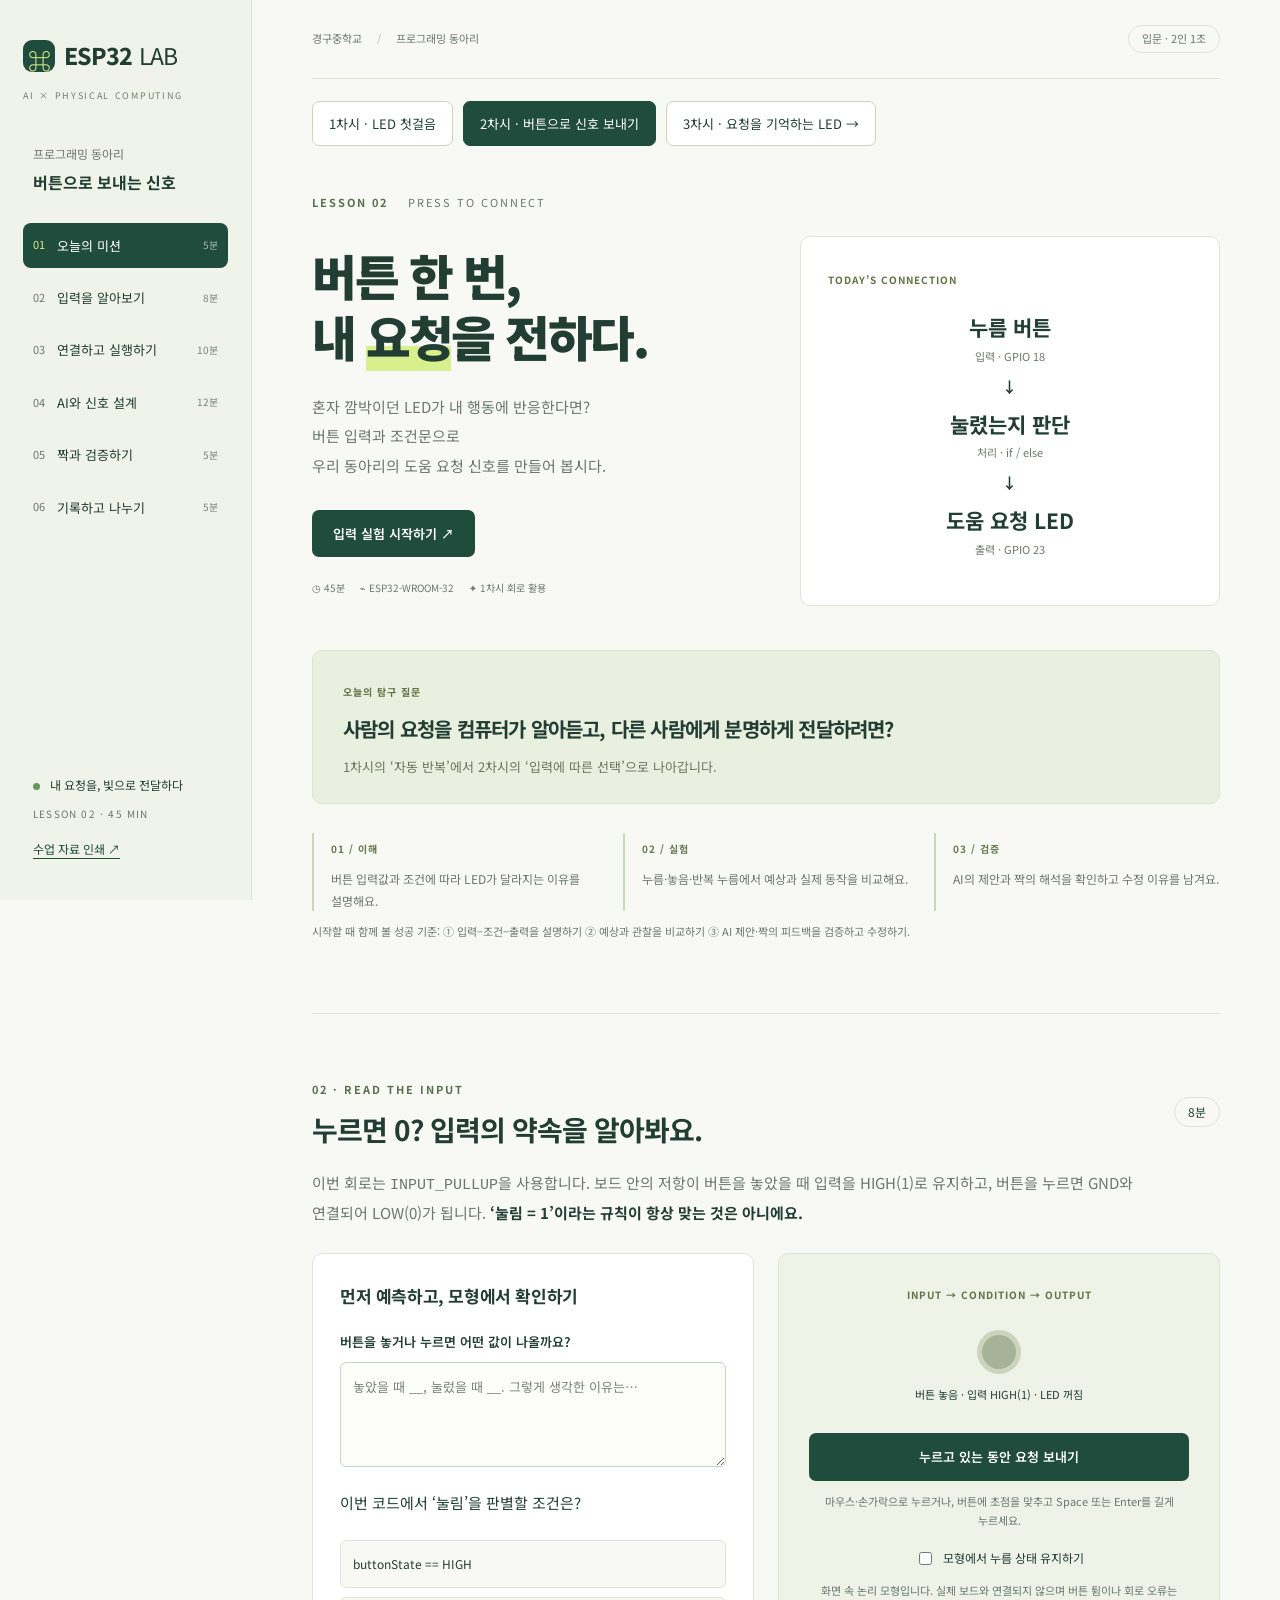
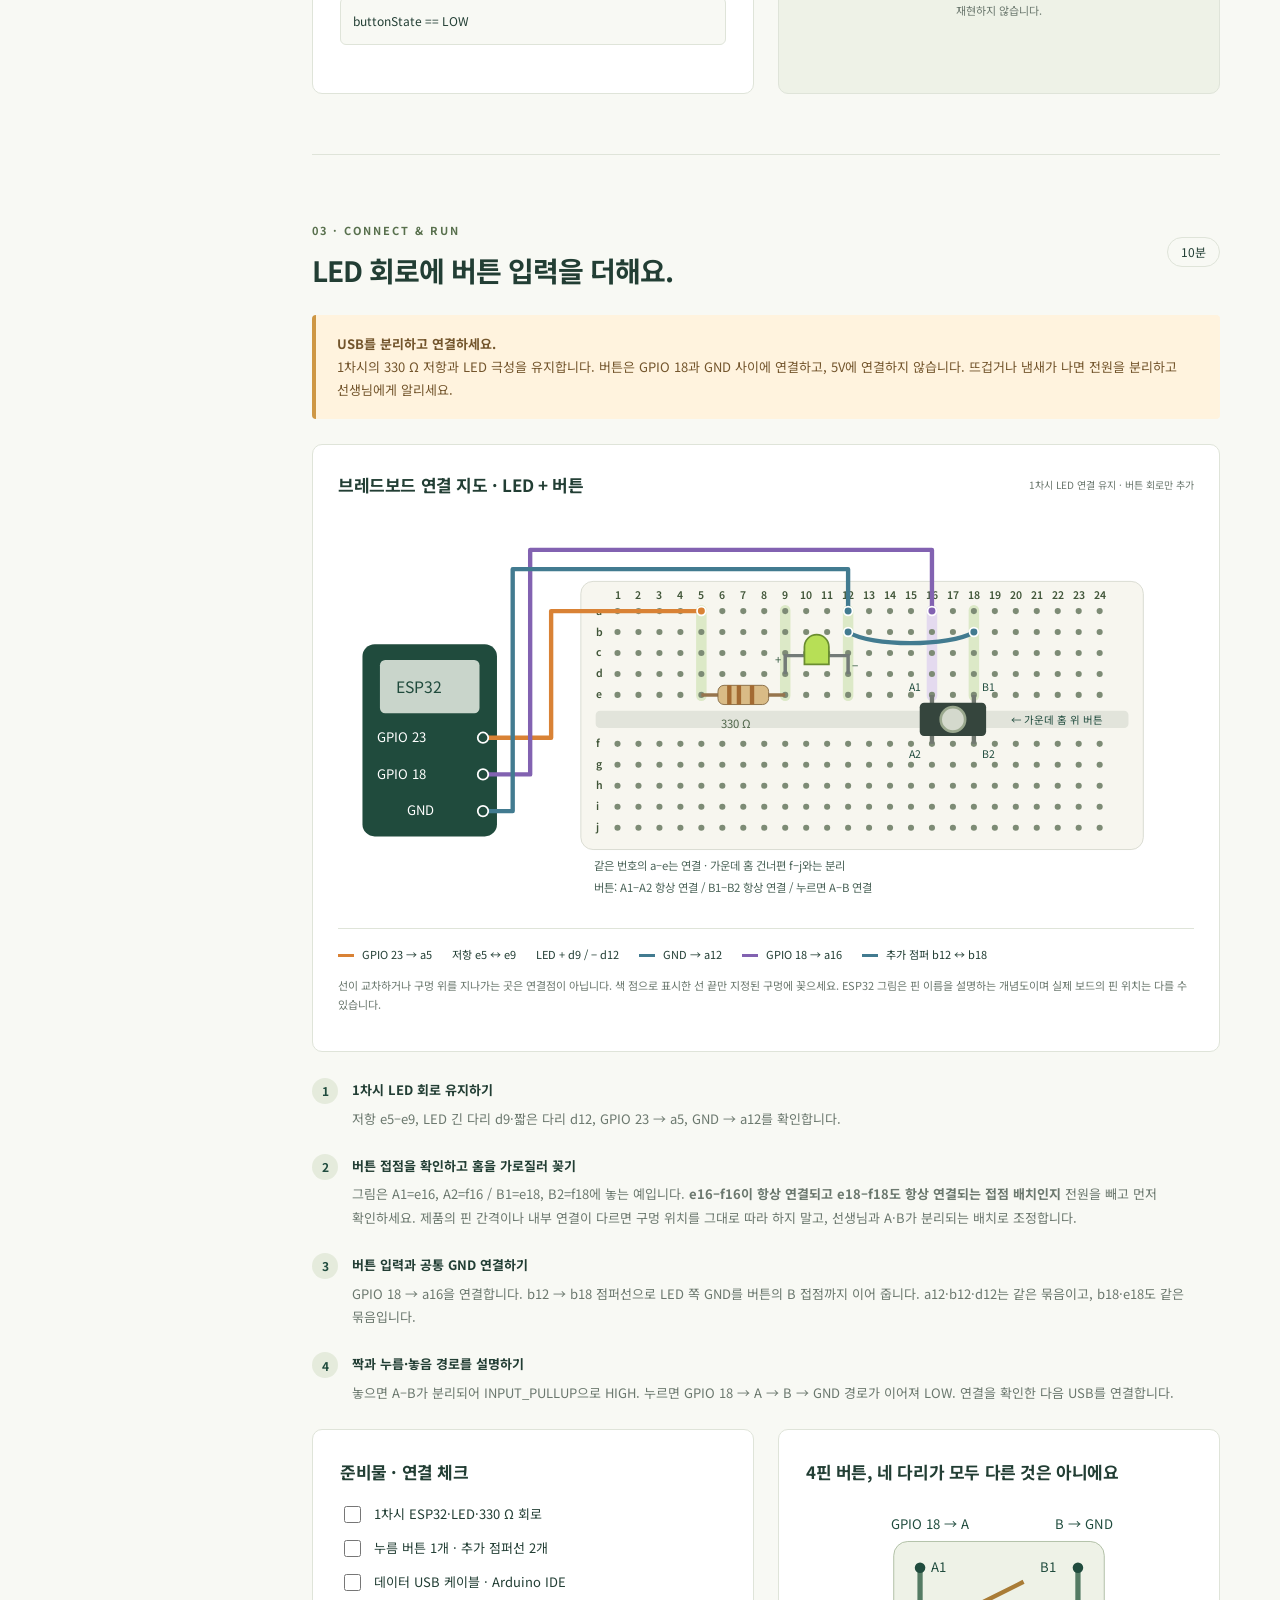
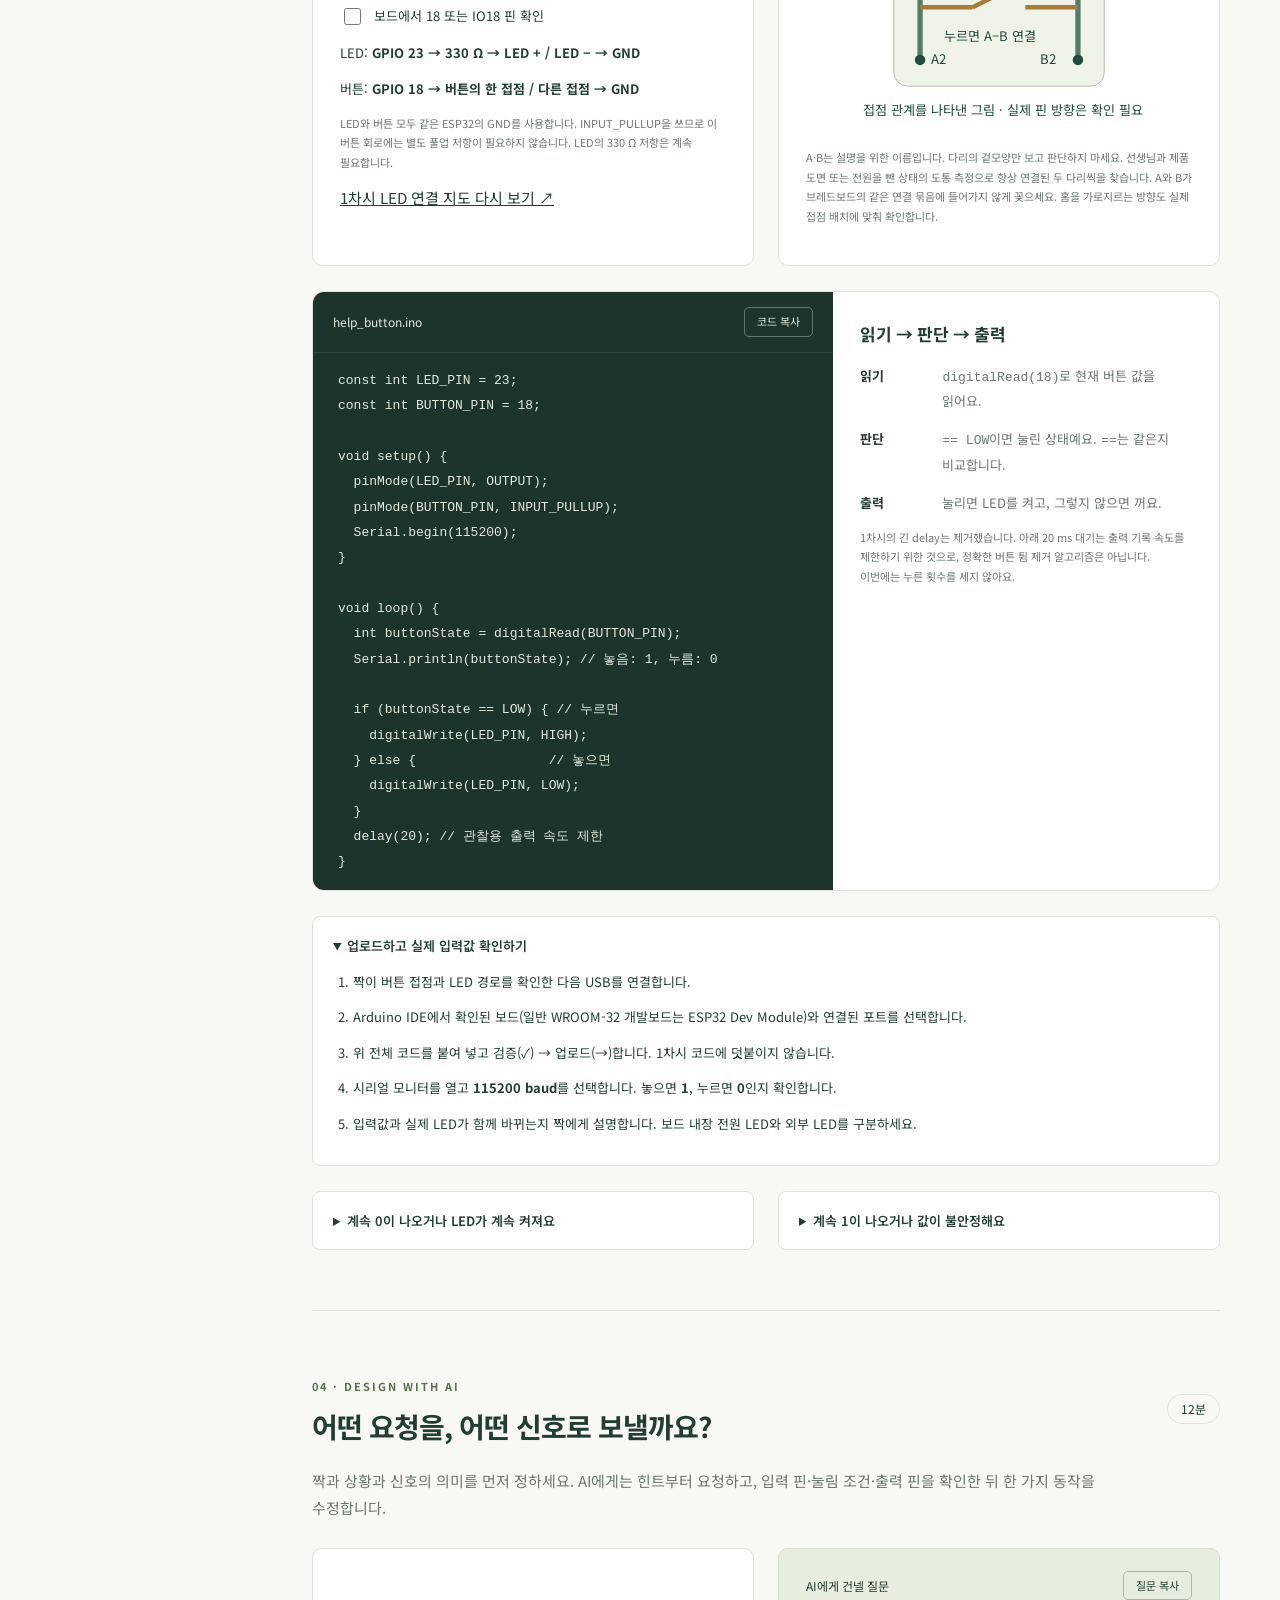
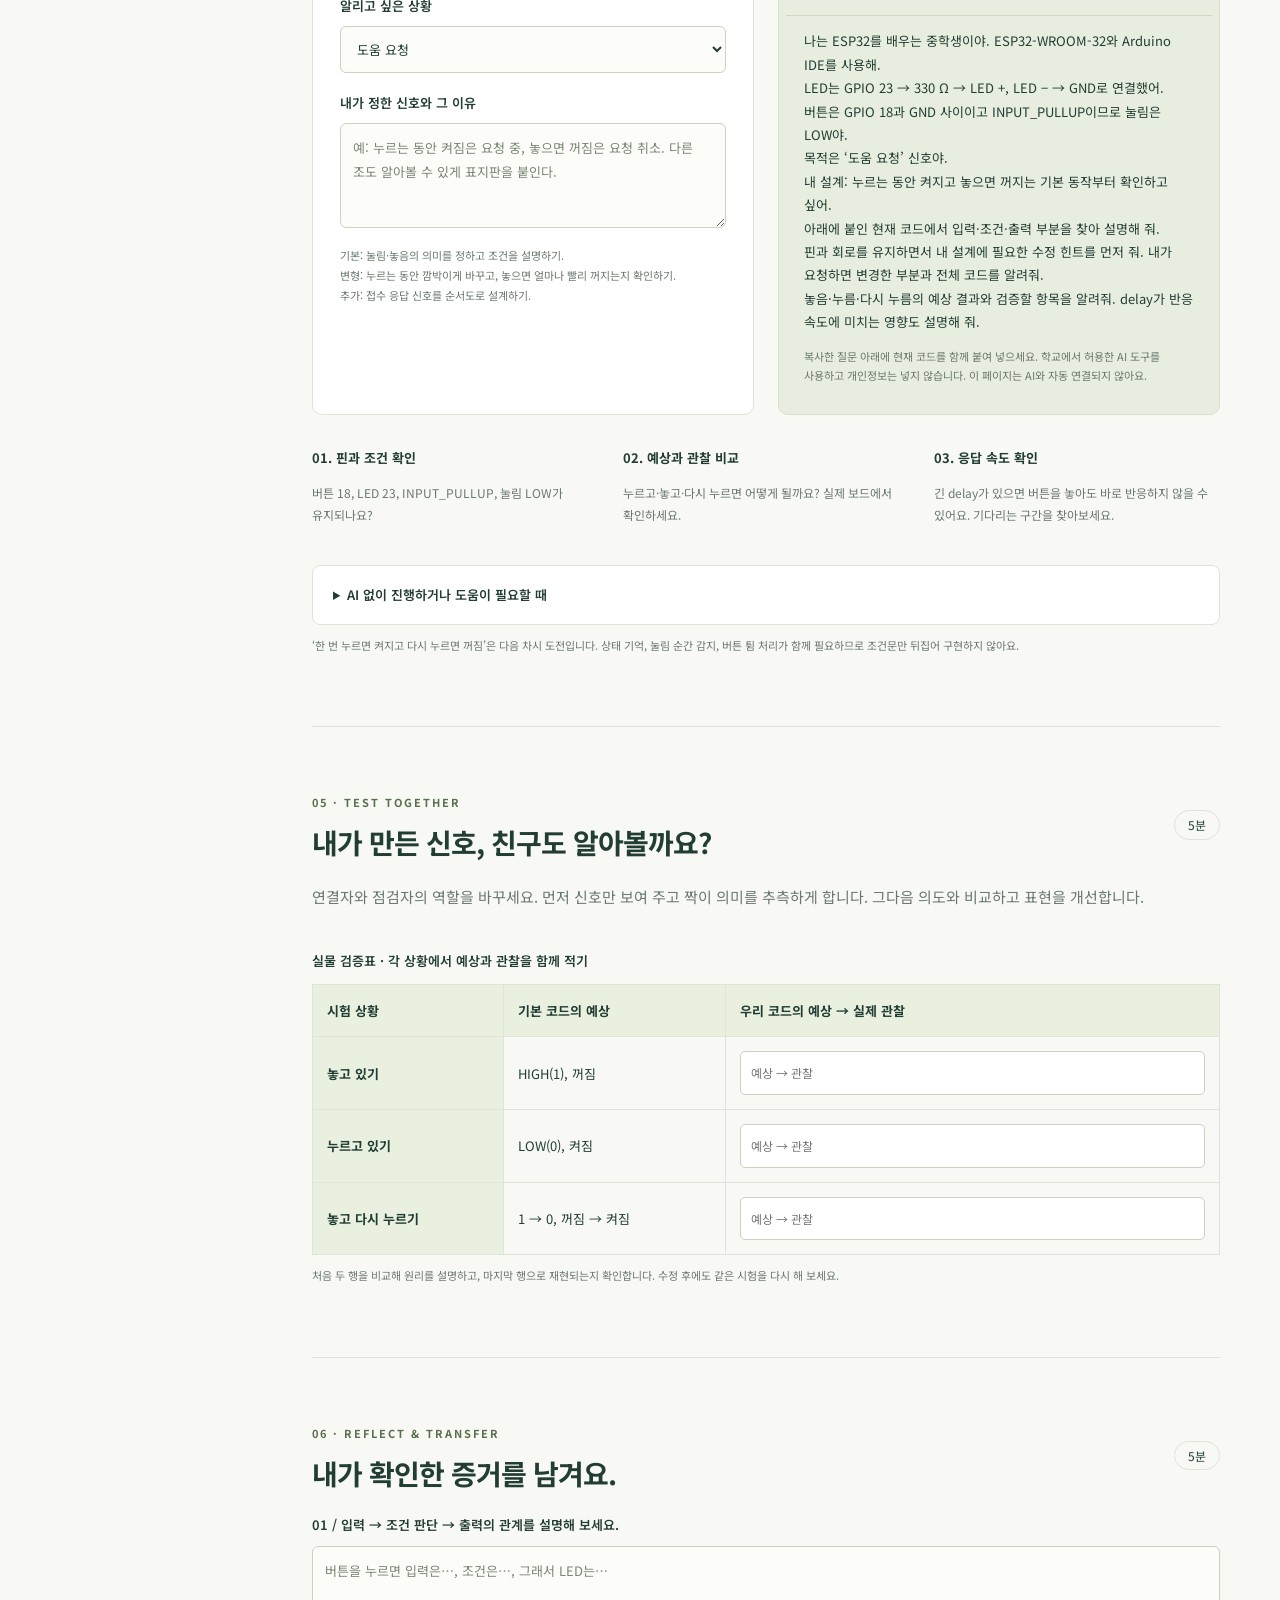
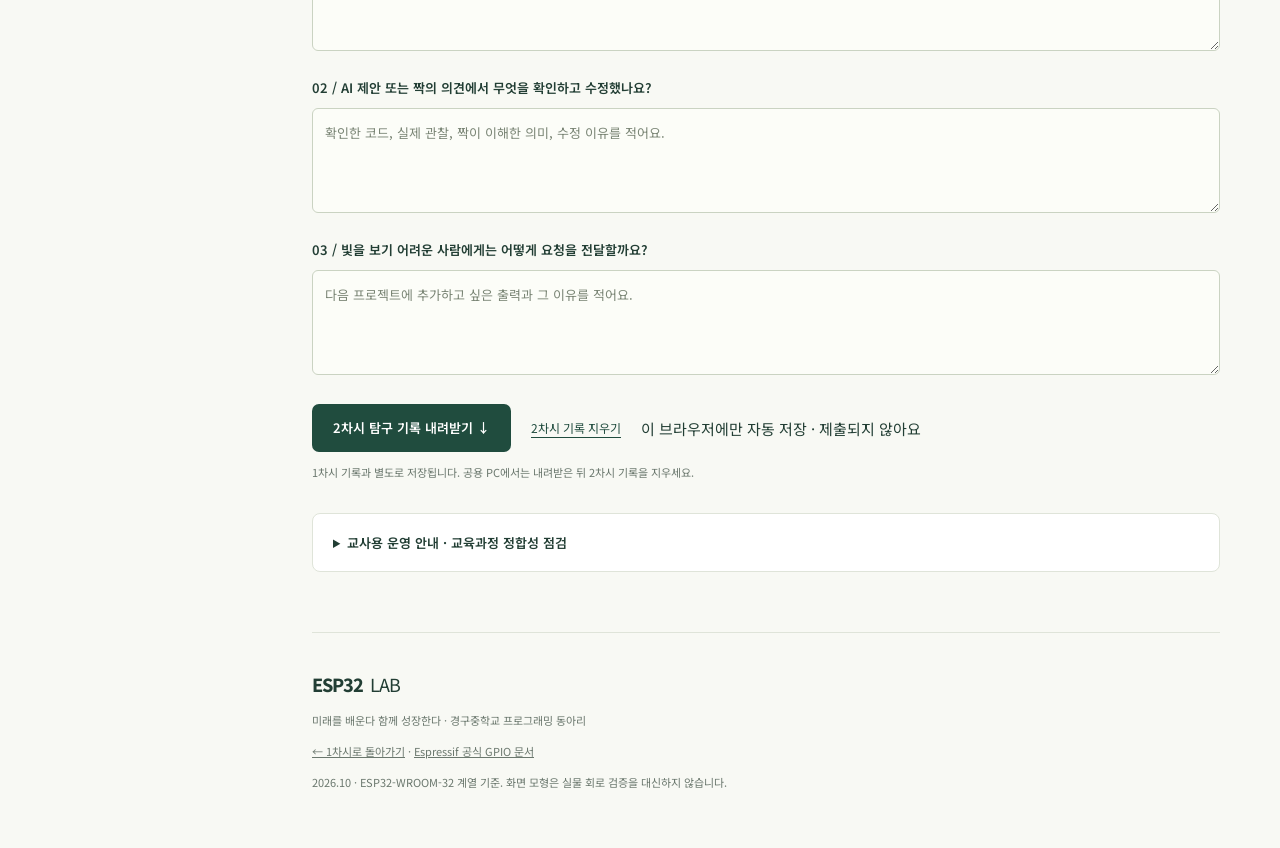
<file: esp32/lesson2.html>
<!doctype html>
<html lang="ko">
<head>
  <meta charset="utf-8"><meta name="viewport" content="width=device-width,initial-scale=1">
  <meta name="theme-color" content="#153d35"><meta name="description" content="ESP32 2차시: 버튼 입력과 조건문으로 도움 요청 LED 신호를 만들고 AI의 제안을 검증하는 45분 수업">
  <title>버튼으로 보내는 도움 요청 · ESP32 LAB 2차시</title>
  <link rel="stylesheet" href="style.css?v=lesson3"><script src="lesson2.js?v=20261018-static-map" defer></script>
</head>
<body>
<a class="skip" href="#main">수업 내용으로 건너뛰기</a>
<aside class="sidebar">
  <a class="brand" href="./"><span class="brand-icon">⌘</span> ESP32 <b>LAB</b></a>
  <p class="side-label">AI × PHYSICAL COMPUTING</p>
  <div class="course-label">프로그래밍 동아리<br><strong>버튼으로 보내는 신호</strong></div>
  <nav aria-label="수업 순서">
    <a href="#intro"><span>01</span> 오늘의 미션 <small>5분</small></a>
    <a href="#input"><span>02</span> 입력을 알아보기 <small>8분</small></a>
    <a href="#build"><span>03</span> 연결하고 실행하기 <small>10분</small></a>
    <a href="#ai"><span>04</span> AI와 신호 설계 <small>12분</small></a>
    <a href="#share"><span>05</span> 짝과 검증하기 <small>5분</small></a>
    <a href="#reflect"><span>06</span> 기록하고 나누기 <small>5분</small></a>
  </nav>
  <div class="side-bottom"><span class="tiny-led"></span> 내 요청을, 빛으로 전달하다<p>LESSON 02 · 45 MIN</p><button class="text-button" id="print">수업 자료 인쇄 ↗</button></div>
</aside>
<main id="main">
  <header class="topbar"><span>경구중학교 <i>/</i> 프로그래밍 동아리</span><span class="pill">입문 · 2인 1조</span></header>
  <div class="lesson-switch" aria-label="차시 선택"><a href="./">1차시 · LED 첫걸음</a><a href="lesson2.html" aria-current="page">2차시 · 버튼으로 신호 보내기</a><a href="lesson3.html">3차시 · 요청을 기억하는 LED →</a></div>
  <section id="intro" class="hero">
    <div class="eyebrow">LESSON 02 <span>PRESS TO CONNECT</span></div>
    <div class="hero-grid">
      <div><h1>버튼 한 번,<br>내 <em>요청</em>을 전하다.</h1><p class="hero-copy">혼자 깜박이던 LED가 내 행동에 반응한다면?<br> 버튼 입력과 조건문으로<br> 우리 동아리의 도움 요청 신호를 만들어 봅시다.</p><a class="button" href="#input">입력 실험 시작하기 ↗</a><div class="hero-meta"><span>◷ 45분</span><span>⌁ ESP32-WROOM-32</span><span>✦ 1차시 회로 활용</span></div></div>
      <div class="panel"><span class="section-tag">TODAY’S CONNECTION</span><div class="signal-flow"><span>누름 버튼<small>입력 · GPIO 18</small></span><b>↓</b><span>눌렸는지 판단<small>처리 · if / else</small></span><b>↓</b><span>도움 요청 LED<small>출력 · GPIO 23</small></span></div></div>
    </div>
    <div class="mission"><span class="section-tag">오늘의 탐구 질문</span><h2>사람의 요청을 컴퓨터가 알아듣고, 다른 사람에게 분명하게 전달하려면?</h2><p>1차시의 ‘자동 반복’에서 2차시의 ‘입력에 따른 선택’으로 나아갑니다.</p></div>
    <div class="goals"><div><b>01 / 이해</b><p>버튼 입력값과 조건에 따라 LED가 달라지는 이유를 설명해요.</p></div><div><b>02 / 실험</b><p>누름·놓음·반복 누름에서 예상과 실제 동작을 비교해요.</p></div><div><b>03 / 검증</b><p>AI의 제안과 짝의 해석을 확인하고 수정 이유를 남겨요.</p></div></div>
    <p class="note">시작할 때 함께 볼 성공 기준: ① 입력–조건–출력을 설명하기 ② 예상과 관찰을 비교하기 ③ AI 제안·짝의 피드백을 검증하고 수정하기.</p>
  </section>
  <section id="input">
    <div class="section-head"><div><span class="eyebrow">02 · READ THE INPUT</span><h2>누르면 0? 입력의 약속을 알아봐요.</h2></div><span class="duration">8분</span></div>
    <p class="lead">이번 회로는 <code>INPUT_PULLUP</code>을 사용합니다. 보드 안의 저항이 버튼을 놓았을 때 입력을 HIGH(1)로 유지하고, 버튼을 누르면 GND와 연결되어 LOW(0)가 됩니다. <strong>‘눌림 = 1’이라는 규칙이 항상 맞는 것은 아니에요.</strong></p>
    <div class="two-col">
      <div class="panel"><h3>먼저 예측하고, 모형에서 확인하기</h3><label class="field-label" for="prediction2">버튼을 놓거나 누르면 어떤 값이 나올까요?</label><textarea id="prediction2" data-record placeholder="놓았을 때 __, 눌렀을 때 __. 그렇게 생각한 이유는…"></textarea><div class="quiz"><p>이번 코드에서 ‘눌림’을 판별할 조건은?</p><button data-answer="HIGH">buttonState == HIGH</button><button data-answer="LOW">buttonState == LOW</button><p id="quiz-feedback" class="feedback" aria-live="polite"></p></div></div>
      <div class="panel sim-side"><span class="section-tag">INPUT → CONDITION → OUTPUT</span><div class="sim-led" id="button-led"></div><p id="model-state" role="status">버튼 놓음 · 입력 HIGH(1) · LED 꺼짐</p><button class="button" id="hold-button">누르고 있는 동안 요청 보내기</button><p class="note">마우스·손가락으로 누르거나, 버튼에 초점을 맞추고 Space 또는 Enter를 길게 누르세요.</p><label class="model-checkbox"><input id="model-switch" type="checkbox"> 모형에서 누름 상태 유지하기</label><p class="note">화면 속 논리 모형입니다. 실제 보드와 연결되지 않으며 버튼 튐이나 회로 오류는 재현하지 않습니다.</p></div>
    </div>
  </section>
  <section id="build">
    <div class="section-head"><div><span class="eyebrow">03 · CONNECT & RUN</span><h2>LED 회로에 버튼 입력을 더해요.</h2></div><span class="duration">10분</span></div>
    <div class="safety"><b>USB를 분리하고 연결하세요.</b> 1차시의 330 Ω 저항과 LED 극성을 유지합니다. 버튼은 GPIO 18과 GND 사이에 연결하고, 5V에 연결하지 않습니다. 뜨겁거나 냄새가 나면 전원을 분리하고 선생님에게 알리세요.</div>
    <div class="circuit-panel" id="lesson2-wiring">
      <div class="circuit-title"><h3>브레드보드 연결 지도 · LED + 버튼</h3><span>1차시 LED 연결 유지 · 버튼 회로만 추가</span></div>
      <div class="breadboard-scroll" tabindex="0" role="region" aria-label="2차시 브레드보드 연결 지도, 작은 화면에서는 좌우로 스크롤">
        <svg class="lesson2-breadboard" viewBox="0 0 980 455" role="img" aria-labelledby="wiring-title wiring-desc">
          <title id="wiring-title">GPIO 23의 LED 출력과 GPIO 18의 버튼 입력 연결 지도</title>
          <desc id="wiring-desc">GPIO 23을 a5에, 저항을 e5와 e9 사이에, LED 긴 다리를 d9에 짧은 다리를 d12에, GND를 a12에 연결합니다. 버튼은 e16, f16, e18, f18에 꽂습니다. 이 그림의 버튼은 e16과 f16이 항상 연결되고 e18과 f18도 항상 연결되며 누르면 두 접점이 연결되는 배치입니다. GPIO 18은 a16, 추가 GND 점퍼는 b12와 b18을 잇습니다. 실제 버튼의 접점을 먼저 확인해야 합니다.</desc>
          <rect x="28" y="148" width="154" height="220" rx="14" fill="#204b3d"/>
          <rect x="48" y="166" width="114" height="61" rx="6" fill="#c9d5cb"/>
          <text x="66" y="204" fill="#204b3d" font-size="18">ESP32</text>
          <g fill="white" font-size="15"><text x="45" y="260">GPIO 23</text><text x="45" y="302">GPIO 18</text><text x="79" y="344">GND</text></g>
          <rect x="278" y="76" width="644" height="307" rx="14" fill="#f7f6ef" stroke="#d6d8ce"/>
          <rect x="295" y="224" width="610" height="20" rx="5" fill="#e2e4db"/>
          <g id="lesson2-holes">
            <text x="320" y="96" text-anchor="middle" font-size="12" font-weight="600" fill="#405538">1</text>
            <circle cx="320" cy="110" r="3.5" fill="#7d8b75"/>
            <text x="295" y="114" font-size="12" font-weight="600" fill="#405538">a</text>
            <circle cx="320" cy="134" r="3.5" fill="#7d8b75"/>
            <text x="295" y="138" font-size="12" font-weight="600" fill="#405538">b</text>
            <circle cx="320" cy="158" r="3.5" fill="#7d8b75"/>
            <text x="295" y="162" font-size="12" font-weight="600" fill="#405538">c</text>
            <circle cx="320" cy="182" r="3.5" fill="#7d8b75"/>
            <text x="295" y="186" font-size="12" font-weight="600" fill="#405538">d</text>
            <circle cx="320" cy="206" r="3.5" fill="#7d8b75"/>
            <text x="295" y="210" font-size="12" font-weight="600" fill="#405538">e</text>
            <circle cx="320" cy="262" r="3.5" fill="#7d8b75"/>
            <text x="295" y="266" font-size="12" font-weight="600" fill="#405538">f</text>
            <circle cx="320" cy="286" r="3.5" fill="#7d8b75"/>
            <text x="295" y="290" font-size="12" font-weight="600" fill="#405538">g</text>
            <circle cx="320" cy="310" r="3.5" fill="#7d8b75"/>
            <text x="295" y="314" font-size="12" font-weight="600" fill="#405538">h</text>
            <circle cx="320" cy="334" r="3.5" fill="#7d8b75"/>
            <text x="295" y="338" font-size="12" font-weight="600" fill="#405538">i</text>
            <circle cx="320" cy="358" r="3.5" fill="#7d8b75"/>
            <text x="295" y="362" font-size="12" font-weight="600" fill="#405538">j</text>
            <text x="344" y="96" text-anchor="middle" font-size="12" font-weight="600" fill="#405538">2</text>
            <circle cx="344" cy="110" r="3.5" fill="#7d8b75"/>
            <circle cx="344" cy="134" r="3.5" fill="#7d8b75"/>
            <circle cx="344" cy="158" r="3.5" fill="#7d8b75"/>
            <circle cx="344" cy="182" r="3.5" fill="#7d8b75"/>
            <circle cx="344" cy="206" r="3.5" fill="#7d8b75"/>
            <circle cx="344" cy="262" r="3.5" fill="#7d8b75"/>
            <circle cx="344" cy="286" r="3.5" fill="#7d8b75"/>
            <circle cx="344" cy="310" r="3.5" fill="#7d8b75"/>
            <circle cx="344" cy="334" r="3.5" fill="#7d8b75"/>
            <circle cx="344" cy="358" r="3.5" fill="#7d8b75"/>
            <text x="368" y="96" text-anchor="middle" font-size="12" font-weight="600" fill="#405538">3</text>
            <circle cx="368" cy="110" r="3.5" fill="#7d8b75"/>
            <circle cx="368" cy="134" r="3.5" fill="#7d8b75"/>
            <circle cx="368" cy="158" r="3.5" fill="#7d8b75"/>
            <circle cx="368" cy="182" r="3.5" fill="#7d8b75"/>
            <circle cx="368" cy="206" r="3.5" fill="#7d8b75"/>
            <circle cx="368" cy="262" r="3.5" fill="#7d8b75"/>
            <circle cx="368" cy="286" r="3.5" fill="#7d8b75"/>
            <circle cx="368" cy="310" r="3.5" fill="#7d8b75"/>
            <circle cx="368" cy="334" r="3.5" fill="#7d8b75"/>
            <circle cx="368" cy="358" r="3.5" fill="#7d8b75"/>
            <text x="392" y="96" text-anchor="middle" font-size="12" font-weight="600" fill="#405538">4</text>
            <circle cx="392" cy="110" r="3.5" fill="#7d8b75"/>
            <circle cx="392" cy="134" r="3.5" fill="#7d8b75"/>
            <circle cx="392" cy="158" r="3.5" fill="#7d8b75"/>
            <circle cx="392" cy="182" r="3.5" fill="#7d8b75"/>
            <circle cx="392" cy="206" r="3.5" fill="#7d8b75"/>
            <circle cx="392" cy="262" r="3.5" fill="#7d8b75"/>
            <circle cx="392" cy="286" r="3.5" fill="#7d8b75"/>
            <circle cx="392" cy="310" r="3.5" fill="#7d8b75"/>
            <circle cx="392" cy="334" r="3.5" fill="#7d8b75"/>
            <circle cx="392" cy="358" r="3.5" fill="#7d8b75"/>
            <text x="416" y="96" text-anchor="middle" font-size="12" font-weight="600" fill="#405538">5</text>
            <rect x="410" y="103" width="12" height="110" rx="6" fill="#dce9c7"/>
            <circle cx="416" cy="110" r="3.5" fill="#7d8b75"/>
            <circle cx="416" cy="134" r="3.5" fill="#7d8b75"/>
            <circle cx="416" cy="158" r="3.5" fill="#7d8b75"/>
            <circle cx="416" cy="182" r="3.5" fill="#7d8b75"/>
            <circle cx="416" cy="206" r="3.5" fill="#7d8b75"/>
            <circle cx="416" cy="262" r="3.5" fill="#7d8b75"/>
            <circle cx="416" cy="286" r="3.5" fill="#7d8b75"/>
            <circle cx="416" cy="310" r="3.5" fill="#7d8b75"/>
            <circle cx="416" cy="334" r="3.5" fill="#7d8b75"/>
            <circle cx="416" cy="358" r="3.5" fill="#7d8b75"/>
            <text x="440" y="96" text-anchor="middle" font-size="12" font-weight="600" fill="#405538">6</text>
            <circle cx="440" cy="110" r="3.5" fill="#7d8b75"/>
            <circle cx="440" cy="134" r="3.5" fill="#7d8b75"/>
            <circle cx="440" cy="158" r="3.5" fill="#7d8b75"/>
            <circle cx="440" cy="182" r="3.5" fill="#7d8b75"/>
            <circle cx="440" cy="206" r="3.5" fill="#7d8b75"/>
            <circle cx="440" cy="262" r="3.5" fill="#7d8b75"/>
            <circle cx="440" cy="286" r="3.5" fill="#7d8b75"/>
            <circle cx="440" cy="310" r="3.5" fill="#7d8b75"/>
            <circle cx="440" cy="334" r="3.5" fill="#7d8b75"/>
            <circle cx="440" cy="358" r="3.5" fill="#7d8b75"/>
            <text x="464" y="96" text-anchor="middle" font-size="12" font-weight="600" fill="#405538">7</text>
            <circle cx="464" cy="110" r="3.5" fill="#7d8b75"/>
            <circle cx="464" cy="134" r="3.5" fill="#7d8b75"/>
            <circle cx="464" cy="158" r="3.5" fill="#7d8b75"/>
            <circle cx="464" cy="182" r="3.5" fill="#7d8b75"/>
            <circle cx="464" cy="206" r="3.5" fill="#7d8b75"/>
            <circle cx="464" cy="262" r="3.5" fill="#7d8b75"/>
            <circle cx="464" cy="286" r="3.5" fill="#7d8b75"/>
            <circle cx="464" cy="310" r="3.5" fill="#7d8b75"/>
            <circle cx="464" cy="334" r="3.5" fill="#7d8b75"/>
            <circle cx="464" cy="358" r="3.5" fill="#7d8b75"/>
            <text x="488" y="96" text-anchor="middle" font-size="12" font-weight="600" fill="#405538">8</text>
            <circle cx="488" cy="110" r="3.5" fill="#7d8b75"/>
            <circle cx="488" cy="134" r="3.5" fill="#7d8b75"/>
            <circle cx="488" cy="158" r="3.5" fill="#7d8b75"/>
            <circle cx="488" cy="182" r="3.5" fill="#7d8b75"/>
            <circle cx="488" cy="206" r="3.5" fill="#7d8b75"/>
            <circle cx="488" cy="262" r="3.5" fill="#7d8b75"/>
            <circle cx="488" cy="286" r="3.5" fill="#7d8b75"/>
            <circle cx="488" cy="310" r="3.5" fill="#7d8b75"/>
            <circle cx="488" cy="334" r="3.5" fill="#7d8b75"/>
            <circle cx="488" cy="358" r="3.5" fill="#7d8b75"/>
            <text x="512" y="96" text-anchor="middle" font-size="12" font-weight="600" fill="#405538">9</text>
            <rect x="506" y="103" width="12" height="110" rx="6" fill="#dce9c7"/>
            <circle cx="512" cy="110" r="3.5" fill="#7d8b75"/>
            <circle cx="512" cy="134" r="3.5" fill="#7d8b75"/>
            <circle cx="512" cy="158" r="3.5" fill="#7d8b75"/>
            <circle cx="512" cy="182" r="3.5" fill="#7d8b75"/>
            <circle cx="512" cy="206" r="3.5" fill="#7d8b75"/>
            <circle cx="512" cy="262" r="3.5" fill="#7d8b75"/>
            <circle cx="512" cy="286" r="3.5" fill="#7d8b75"/>
            <circle cx="512" cy="310" r="3.5" fill="#7d8b75"/>
            <circle cx="512" cy="334" r="3.5" fill="#7d8b75"/>
            <circle cx="512" cy="358" r="3.5" fill="#7d8b75"/>
            <text x="536" y="96" text-anchor="middle" font-size="12" font-weight="600" fill="#405538">10</text>
            <circle cx="536" cy="110" r="3.5" fill="#7d8b75"/>
            <circle cx="536" cy="134" r="3.5" fill="#7d8b75"/>
            <circle cx="536" cy="158" r="3.5" fill="#7d8b75"/>
            <circle cx="536" cy="182" r="3.5" fill="#7d8b75"/>
            <circle cx="536" cy="206" r="3.5" fill="#7d8b75"/>
            <circle cx="536" cy="262" r="3.5" fill="#7d8b75"/>
            <circle cx="536" cy="286" r="3.5" fill="#7d8b75"/>
            <circle cx="536" cy="310" r="3.5" fill="#7d8b75"/>
            <circle cx="536" cy="334" r="3.5" fill="#7d8b75"/>
            <circle cx="536" cy="358" r="3.5" fill="#7d8b75"/>
            <text x="560" y="96" text-anchor="middle" font-size="12" font-weight="600" fill="#405538">11</text>
            <circle cx="560" cy="110" r="3.5" fill="#7d8b75"/>
            <circle cx="560" cy="134" r="3.5" fill="#7d8b75"/>
            <circle cx="560" cy="158" r="3.5" fill="#7d8b75"/>
            <circle cx="560" cy="182" r="3.5" fill="#7d8b75"/>
            <circle cx="560" cy="206" r="3.5" fill="#7d8b75"/>
            <circle cx="560" cy="262" r="3.5" fill="#7d8b75"/>
            <circle cx="560" cy="286" r="3.5" fill="#7d8b75"/>
            <circle cx="560" cy="310" r="3.5" fill="#7d8b75"/>
            <circle cx="560" cy="334" r="3.5" fill="#7d8b75"/>
            <circle cx="560" cy="358" r="3.5" fill="#7d8b75"/>
            <text x="584" y="96" text-anchor="middle" font-size="12" font-weight="600" fill="#405538">12</text>
            <rect x="578" y="103" width="12" height="110" rx="6" fill="#dce9c7"/>
            <circle cx="584" cy="110" r="3.5" fill="#7d8b75"/>
            <circle cx="584" cy="134" r="3.5" fill="#7d8b75"/>
            <circle cx="584" cy="158" r="3.5" fill="#7d8b75"/>
            <circle cx="584" cy="182" r="3.5" fill="#7d8b75"/>
            <circle cx="584" cy="206" r="3.5" fill="#7d8b75"/>
            <circle cx="584" cy="262" r="3.5" fill="#7d8b75"/>
            <circle cx="584" cy="286" r="3.5" fill="#7d8b75"/>
            <circle cx="584" cy="310" r="3.5" fill="#7d8b75"/>
            <circle cx="584" cy="334" r="3.5" fill="#7d8b75"/>
            <circle cx="584" cy="358" r="3.5" fill="#7d8b75"/>
            <text x="608" y="96" text-anchor="middle" font-size="12" font-weight="600" fill="#405538">13</text>
            <circle cx="608" cy="110" r="3.5" fill="#7d8b75"/>
            <circle cx="608" cy="134" r="3.5" fill="#7d8b75"/>
            <circle cx="608" cy="158" r="3.5" fill="#7d8b75"/>
            <circle cx="608" cy="182" r="3.5" fill="#7d8b75"/>
            <circle cx="608" cy="206" r="3.5" fill="#7d8b75"/>
            <circle cx="608" cy="262" r="3.5" fill="#7d8b75"/>
            <circle cx="608" cy="286" r="3.5" fill="#7d8b75"/>
            <circle cx="608" cy="310" r="3.5" fill="#7d8b75"/>
            <circle cx="608" cy="334" r="3.5" fill="#7d8b75"/>
            <circle cx="608" cy="358" r="3.5" fill="#7d8b75"/>
            <text x="632" y="96" text-anchor="middle" font-size="12" font-weight="600" fill="#405538">14</text>
            <circle cx="632" cy="110" r="3.5" fill="#7d8b75"/>
            <circle cx="632" cy="134" r="3.5" fill="#7d8b75"/>
            <circle cx="632" cy="158" r="3.5" fill="#7d8b75"/>
            <circle cx="632" cy="182" r="3.5" fill="#7d8b75"/>
            <circle cx="632" cy="206" r="3.5" fill="#7d8b75"/>
            <circle cx="632" cy="262" r="3.5" fill="#7d8b75"/>
            <circle cx="632" cy="286" r="3.5" fill="#7d8b75"/>
            <circle cx="632" cy="310" r="3.5" fill="#7d8b75"/>
            <circle cx="632" cy="334" r="3.5" fill="#7d8b75"/>
            <circle cx="632" cy="358" r="3.5" fill="#7d8b75"/>
            <text x="656" y="96" text-anchor="middle" font-size="12" font-weight="600" fill="#405538">15</text>
            <circle cx="656" cy="110" r="3.5" fill="#7d8b75"/>
            <circle cx="656" cy="134" r="3.5" fill="#7d8b75"/>
            <circle cx="656" cy="158" r="3.5" fill="#7d8b75"/>
            <circle cx="656" cy="182" r="3.5" fill="#7d8b75"/>
            <circle cx="656" cy="206" r="3.5" fill="#7d8b75"/>
            <circle cx="656" cy="262" r="3.5" fill="#7d8b75"/>
            <circle cx="656" cy="286" r="3.5" fill="#7d8b75"/>
            <circle cx="656" cy="310" r="3.5" fill="#7d8b75"/>
            <circle cx="656" cy="334" r="3.5" fill="#7d8b75"/>
            <circle cx="656" cy="358" r="3.5" fill="#7d8b75"/>
            <text x="680" y="96" text-anchor="middle" font-size="12" font-weight="600" fill="#405538">16</text>
            <rect x="674" y="103" width="12" height="110" rx="6" fill="#e4daef"/>
            <circle cx="680" cy="110" r="3.5" fill="#7d8b75"/>
            <circle cx="680" cy="134" r="3.5" fill="#7d8b75"/>
            <circle cx="680" cy="158" r="3.5" fill="#7d8b75"/>
            <circle cx="680" cy="182" r="3.5" fill="#7d8b75"/>
            <circle cx="680" cy="206" r="3.5" fill="#7d8b75"/>
            <circle cx="680" cy="262" r="3.5" fill="#7d8b75"/>
            <circle cx="680" cy="286" r="3.5" fill="#7d8b75"/>
            <circle cx="680" cy="310" r="3.5" fill="#7d8b75"/>
            <circle cx="680" cy="334" r="3.5" fill="#7d8b75"/>
            <circle cx="680" cy="358" r="3.5" fill="#7d8b75"/>
            <text x="704" y="96" text-anchor="middle" font-size="12" font-weight="600" fill="#405538">17</text>
            <circle cx="704" cy="110" r="3.5" fill="#7d8b75"/>
            <circle cx="704" cy="134" r="3.5" fill="#7d8b75"/>
            <circle cx="704" cy="158" r="3.5" fill="#7d8b75"/>
            <circle cx="704" cy="182" r="3.5" fill="#7d8b75"/>
            <circle cx="704" cy="206" r="3.5" fill="#7d8b75"/>
            <circle cx="704" cy="262" r="3.5" fill="#7d8b75"/>
            <circle cx="704" cy="286" r="3.5" fill="#7d8b75"/>
            <circle cx="704" cy="310" r="3.5" fill="#7d8b75"/>
            <circle cx="704" cy="334" r="3.5" fill="#7d8b75"/>
            <circle cx="704" cy="358" r="3.5" fill="#7d8b75"/>
            <text x="728" y="96" text-anchor="middle" font-size="12" font-weight="600" fill="#405538">18</text>
            <rect x="722" y="103" width="12" height="110" rx="6" fill="#dce9c7"/>
            <circle cx="728" cy="110" r="3.5" fill="#7d8b75"/>
            <circle cx="728" cy="134" r="3.5" fill="#7d8b75"/>
            <circle cx="728" cy="158" r="3.5" fill="#7d8b75"/>
            <circle cx="728" cy="182" r="3.5" fill="#7d8b75"/>
            <circle cx="728" cy="206" r="3.5" fill="#7d8b75"/>
            <circle cx="728" cy="262" r="3.5" fill="#7d8b75"/>
            <circle cx="728" cy="286" r="3.5" fill="#7d8b75"/>
            <circle cx="728" cy="310" r="3.5" fill="#7d8b75"/>
            <circle cx="728" cy="334" r="3.5" fill="#7d8b75"/>
            <circle cx="728" cy="358" r="3.5" fill="#7d8b75"/>
            <text x="752" y="96" text-anchor="middle" font-size="12" font-weight="600" fill="#405538">19</text>
            <circle cx="752" cy="110" r="3.5" fill="#7d8b75"/>
            <circle cx="752" cy="134" r="3.5" fill="#7d8b75"/>
            <circle cx="752" cy="158" r="3.5" fill="#7d8b75"/>
            <circle cx="752" cy="182" r="3.5" fill="#7d8b75"/>
            <circle cx="752" cy="206" r="3.5" fill="#7d8b75"/>
            <circle cx="752" cy="262" r="3.5" fill="#7d8b75"/>
            <circle cx="752" cy="286" r="3.5" fill="#7d8b75"/>
            <circle cx="752" cy="310" r="3.5" fill="#7d8b75"/>
            <circle cx="752" cy="334" r="3.5" fill="#7d8b75"/>
            <circle cx="752" cy="358" r="3.5" fill="#7d8b75"/>
            <text x="776" y="96" text-anchor="middle" font-size="12" font-weight="600" fill="#405538">20</text>
            <circle cx="776" cy="110" r="3.5" fill="#7d8b75"/>
            <circle cx="776" cy="134" r="3.5" fill="#7d8b75"/>
            <circle cx="776" cy="158" r="3.5" fill="#7d8b75"/>
            <circle cx="776" cy="182" r="3.5" fill="#7d8b75"/>
            <circle cx="776" cy="206" r="3.5" fill="#7d8b75"/>
            <circle cx="776" cy="262" r="3.5" fill="#7d8b75"/>
            <circle cx="776" cy="286" r="3.5" fill="#7d8b75"/>
            <circle cx="776" cy="310" r="3.5" fill="#7d8b75"/>
            <circle cx="776" cy="334" r="3.5" fill="#7d8b75"/>
            <circle cx="776" cy="358" r="3.5" fill="#7d8b75"/>
            <text x="800" y="96" text-anchor="middle" font-size="12" font-weight="600" fill="#405538">21</text>
            <circle cx="800" cy="110" r="3.5" fill="#7d8b75"/>
            <circle cx="800" cy="134" r="3.5" fill="#7d8b75"/>
            <circle cx="800" cy="158" r="3.5" fill="#7d8b75"/>
            <circle cx="800" cy="182" r="3.5" fill="#7d8b75"/>
            <circle cx="800" cy="206" r="3.5" fill="#7d8b75"/>
            <circle cx="800" cy="262" r="3.5" fill="#7d8b75"/>
            <circle cx="800" cy="286" r="3.5" fill="#7d8b75"/>
            <circle cx="800" cy="310" r="3.5" fill="#7d8b75"/>
            <circle cx="800" cy="334" r="3.5" fill="#7d8b75"/>
            <circle cx="800" cy="358" r="3.5" fill="#7d8b75"/>
            <text x="824" y="96" text-anchor="middle" font-size="12" font-weight="600" fill="#405538">22</text>
            <circle cx="824" cy="110" r="3.5" fill="#7d8b75"/>
            <circle cx="824" cy="134" r="3.5" fill="#7d8b75"/>
            <circle cx="824" cy="158" r="3.5" fill="#7d8b75"/>
            <circle cx="824" cy="182" r="3.5" fill="#7d8b75"/>
            <circle cx="824" cy="206" r="3.5" fill="#7d8b75"/>
            <circle cx="824" cy="262" r="3.5" fill="#7d8b75"/>
            <circle cx="824" cy="286" r="3.5" fill="#7d8b75"/>
            <circle cx="824" cy="310" r="3.5" fill="#7d8b75"/>
            <circle cx="824" cy="334" r="3.5" fill="#7d8b75"/>
            <circle cx="824" cy="358" r="3.5" fill="#7d8b75"/>
            <text x="848" y="96" text-anchor="middle" font-size="12" font-weight="600" fill="#405538">23</text>
            <circle cx="848" cy="110" r="3.5" fill="#7d8b75"/>
            <circle cx="848" cy="134" r="3.5" fill="#7d8b75"/>
            <circle cx="848" cy="158" r="3.5" fill="#7d8b75"/>
            <circle cx="848" cy="182" r="3.5" fill="#7d8b75"/>
            <circle cx="848" cy="206" r="3.5" fill="#7d8b75"/>
            <circle cx="848" cy="262" r="3.5" fill="#7d8b75"/>
            <circle cx="848" cy="286" r="3.5" fill="#7d8b75"/>
            <circle cx="848" cy="310" r="3.5" fill="#7d8b75"/>
            <circle cx="848" cy="334" r="3.5" fill="#7d8b75"/>
            <circle cx="848" cy="358" r="3.5" fill="#7d8b75"/>
            <text x="872" y="96" text-anchor="middle" font-size="12" font-weight="600" fill="#405538">24</text>
            <circle cx="872" cy="110" r="3.5" fill="#7d8b75"/>
            <circle cx="872" cy="134" r="3.5" fill="#7d8b75"/>
            <circle cx="872" cy="158" r="3.5" fill="#7d8b75"/>
            <circle cx="872" cy="182" r="3.5" fill="#7d8b75"/>
            <circle cx="872" cy="206" r="3.5" fill="#7d8b75"/>
            <circle cx="872" cy="262" r="3.5" fill="#7d8b75"/>
            <circle cx="872" cy="286" r="3.5" fill="#7d8b75"/>
            <circle cx="872" cy="310" r="3.5" fill="#7d8b75"/>
            <circle cx="872" cy="334" r="3.5" fill="#7d8b75"/>
            <circle cx="872" cy="358" r="3.5" fill="#7d8b75"/>
          </g>
          <g fill="none" stroke-width="5" stroke-linejoin="round" stroke-linecap="round">
            <path d="M166 255 H244 V110 H416" stroke="#d98235"/>
            <path d="M166 297 H220 V40 H680 V110" stroke="#8262b1"/>
            <path d="M166 339 H200 V62 H584 V110" stroke="#427b90"/>
            <path d="M584 134 C610 151 700 151 728 134" stroke="#427b90"/>
          </g>
          <g fill="#204b3d" stroke="white" stroke-width="2"><circle cx="166" cy="255" r="6"/><circle cx="166" cy="297" r="6"/><circle cx="166" cy="339" r="6"/></g>
          <g stroke-width="2" stroke="white"><circle cx="416" cy="110" r="5" fill="#d98235"/><circle cx="680" cy="110" r="5" fill="#8262b1"/><circle cx="584" cy="110" r="5" fill="#427b90"/><circle cx="584" cy="134" r="5" fill="#427b90"/><circle cx="728" cy="134" r="5" fill="#427b90"/></g>
          <path d="M416 206 H512" stroke="#96744d" stroke-width="4"/>
          <rect x="435" y="195" width="58" height="22" rx="7" fill="#d9bb86" stroke="#80643f"/>
          <path d="M448 195 V217 M459 195 V217 M474 195 V217" stroke="#a36a32" stroke-width="5"/>
          <text x="438" y="244" font-size="13" fill="#52674c">330 Ω</text>
          <path d="M512 182 V161 H534 M562 161 H584 V182" fill="none" stroke="#737b78" stroke-width="4"/>
          <path d="M534 171 V151 A14 14 0 0 1 562 151 V171Z" fill="#b7df56" stroke="#6a8d30" stroke-width="2"/>
          <g font-size="13" fill="#345941"><text x="500" y="171">+</text><text x="589" y="178">−</text></g>
          <path d="M680 206 V262 M728 206 V262" stroke="#727971" stroke-width="5"/>
          <rect x="666" y="215" width="76" height="38" rx="5" fill="#35453d"/>
          <circle cx="704" cy="234" r="14" fill="#d4d9cd" stroke="#9aa88e" stroke-width="3"/>
          <g fill="#204c3e" font-size="12"><text x="654" y="201">A1</text><text x="737" y="201">B1</text><text x="654" y="278">A2</text><text x="737" y="278">B2</text><text x="771" y="239">← 가운데 홈 위 버튼</text></g>
          <g fill="#4c6459" font-size="13"><text x="293" y="407">같은 번호의 a–e는 연결 · 가운데 홈 건너편 f–j와는 분리</text><text x="293" y="432">버튼: A1–A2 항상 연결 / B1–B2 항상 연결 / 누르면 A–B 연결</text></g>
        </svg>
      </div>
      <p class="note mobile-hint">↔ 작은 화면에서는 연결 지도를 좌우로 밀어 보세요.</p>
      <div class="legend"><span><i class="orange"></i> GPIO 23 → a5</span><span>저항 e5 ↔ e9</span><span>LED + d9 / − d12</span><span><i class="blue"></i> GND → a12</span><span><i class="purple"></i> GPIO 18 → a16</span><span><i class="blue"></i> 추가 점퍼 b12 ↔ b18</span></div>
      <p class="note">선이 교차하거나 구멍 위를 지나가는 곳은 연결점이 아닙니다. 색 점으로 표시한 선 끝만 지정된 구멍에 꽂으세요. ESP32 그림은 핀 이름을 설명하는 개념도이며 실제 보드의 핀 위치는 다를 수 있습니다.</p>
    </div>
    <ol class="steps wiring-steps">
      <li><b>1차시 LED 회로 유지하기</b><p>저항 e5–e9, LED 긴 다리 d9·짧은 다리 d12, GPIO 23 → a5, GND → a12를 확인합니다.</p></li>
      <li><b>버튼 접점을 확인하고 홈을 가로질러 꽂기</b><p>그림은 A1=e16, A2=f16 / B1=e18, B2=f18에 놓는 예입니다. <strong>e16–f16이 항상 연결되고 e18–f18도 항상 연결되는 접점 배치인지</strong> 전원을 빼고 먼저 확인하세요. 제품의 핀 간격이나 내부 연결이 다르면 구멍 위치를 그대로 따라 하지 말고, 선생님과 A·B가 분리되는 배치로 조정합니다.</p></li>
      <li><b>버튼 입력과 공통 GND 연결하기</b><p>GPIO 18 → a16을 연결합니다. b12 → b18 점퍼선으로 LED 쪽 GND를 버튼의 B 접점까지 이어 줍니다. a12·b12·d12는 같은 묶음이고, b18·e18도 같은 묶음입니다.</p></li>
      <li><b>짝과 누름·놓음 경로를 설명하기</b><p>놓으면 A–B가 분리되어 INPUT_PULLUP으로 HIGH. 누르면 GPIO 18 → A → B → GND 경로가 이어져 LOW. 연결을 확인한 다음 USB를 연결합니다.</p></li>
    </ol>
    <div class="two-col">
      <article class="panel"><h3>준비물 · 연결 체크</h3><div class="materials"><label><input type="checkbox"> 1차시 ESP32·LED·330 Ω 회로</label><label><input type="checkbox"> 누름 버튼 1개 · 추가 점퍼선 2개</label><label><input type="checkbox"> 데이터 USB 케이블 · Arduino IDE</label><label><input type="checkbox"> 보드에서 18 또는 IO18 핀 확인</label></div><p>LED: <b>GPIO 23 → 330 Ω → LED + / LED − → GND</b></p><p>버튼: <b>GPIO 18 → 버튼의 한 접점 / 다른 접점 → GND</b></p><p class="note">LED와 버튼 모두 같은 ESP32의 GND를 사용합니다. INPUT_PULLUP을 쓰므로 이 버튼 회로에는 별도 풀업 저항이 필요하지 않습니다. LED의 330 Ω 저항은 계속 필요합니다.</p><a href="./#circuit">1차시 LED 연결 지도 다시 보기 ↗</a></article>
      <article class="panel"><h3>4핀 버튼, 네 다리가 모두 다른 것은 아니에요</h3>
        <svg class="button-diagram" viewBox="0 0 440 260" role="img" aria-label="버튼의 A1과 A2는 항상 연결, B1과 B2도 항상 연결. 버튼을 누를 때 A와 B가 연결된다. GPIO18은 A, GND는 B에 연결한다.">
          <rect x="100" y="45" width="240" height="165" rx="16" fill="#eef2e7" stroke="#aaba9e"/><path d="M130 75 V180 M310 75 V180" stroke="#547b64" stroke-width="6"/><path d="M130 120 H190 M250 120 H310 M190 120 L248 91" fill="none" stroke="#a97c36" stroke-width="5"/><g fill="#204c3e"><circle cx="130" cy="75" r="6"/><circle cx="130" cy="180" r="6"/><circle cx="310" cy="75" r="6"/><circle cx="310" cy="180" r="6"/></g><g fill="#204c3e" font-size="15"><text x="97" y="31">GPIO 18 → A</text><text x="284" y="31">B → GND</text><text x="143" y="80">A1</text><text x="143" y="185">A2</text><text x="267" y="80">B1</text><text x="267" y="185">B2</text><text x="157" y="158">누르면 A–B 연결</text><text x="65" y="243">접점 관계를 나타낸 그림 · 실제 핀 방향은 확인 필요</text></g>
        </svg>
        <p class="note">A·B는 설명을 위한 이름입니다. 다리의 겉모양만 보고 판단하지 마세요. 선생님과 제품 도면 또는 전원을 뺀 상태의 도통 측정으로 항상 연결된 두 다리씩을 찾습니다. A와 B가 브레드보드의 같은 연결 묶음에 들어가지 않게 꽂으세요. 홈을 가로지르는 방향도 실제 접점 배치에 맞춰 확인합니다.</p>
      </article>
    </div>
    <div class="lab lesson2-code"><div class="code-side"><div class="code-toolbar"><span>help_button.ino</span><button id="copy-code2">코드 복사</button></div><pre><code id="code2"></code></pre></div><div class="panel"><h3>읽기 → 판단 → 출력</h3><dl><dt>읽기</dt><dd><code>digitalRead(18)</code>로 현재 버튼 값을 읽어요.</dd><dt>판단</dt><dd><code>== LOW</code>이면 눌린 상태예요. <code>==</code>는 같은지 비교합니다.</dd><dt>출력</dt><dd>눌리면 LED를 켜고, 그렇지 않으면 꺼요.</dd></dl><p class="note">1차시의 긴 delay는 제거했습니다. 아래 20 ms 대기는 출력 기록 속도를 제한하기 위한 것으로, 정확한 버튼 튐 제거 알고리즘은 아닙니다. 이번에는 누른 횟수를 세지 않아요.</p></div></div>
    <details open class="setup"><summary>업로드하고 실제 입력값 확인하기</summary><ol><li>짝이 버튼 접점과 LED 경로를 확인한 다음 USB를 연결합니다.</li><li>Arduino IDE에서 확인된 보드(일반 WROOM-32 개발보드는 ESP32 Dev Module)와 연결된 포트를 선택합니다.</li><li>위 전체 코드를 붙여 넣고 검증(✓) → 업로드(→)합니다. 1차시 코드에 덧붙이지 않습니다.</li><li>시리얼 모니터를 열고 <b>115200 baud</b>를 선택합니다. 놓으면 <b>1</b>, 누르면 <b>0</b>인지 확인합니다.</li><li>입력값과 실제 LED가 함께 바뀌는지 짝에게 설명합니다. 보드 내장 전원 LED와 외부 LED를 구분하세요.</li></ol></details>
    <div class="two-col"><details><summary>계속 0이 나오거나 LED가 계속 켜져요</summary><p>USB를 뺀 뒤 버튼의 항상 연결된 같은 접점 두 다리를 골랐는지, A와 B를 같은 브레드보드 묶음에 꽂았는지 확인하세요. GPIO 18이 GND에 계속 연결되어 있을 수 있습니다.</p></details><details><summary>계속 1이 나오거나 값이 불안정해요</summary><p>버튼을 눌렀을 때 GPIO 18에서 GND로 길이 이어지는지 확인합니다. 핀 번호와 <code>INPUT_PULLUP</code> 설정을 확인하세요. 입력은 정상인데 빛이 안 나면 1차시 LED 회로를 점검합니다.</p></details></div>
  </section>
  <section id="ai">
    <div class="section-head"><div><span class="eyebrow">04 · DESIGN WITH AI</span><h2>어떤 요청을, 어떤 신호로 보낼까요?</h2></div><span class="duration">12분</span></div>
    <p class="lead">짝과 상황과 신호의 의미를 먼저 정하세요. AI에게는 힌트부터 요청하고, 입력 핀·눌림 조건·출력 핀을 확인한 뒤 한 가지 동작을 수정합니다.</p>
    <div class="two-col"><div class="panel"><label class="field-label" for="mission2">알리고 싶은 상황</label><select id="mission2"><option>도움 요청</option><option>발표 준비 완료</option><option>실험 시작 요청</option></select><label class="field-label" for="design2">내가 정한 신호와 그 이유</label><textarea id="design2" data-record placeholder="예: 누르는 동안 켜짐은 요청 중, 놓으면 꺼짐은 요청 취소. 다른 조도 알아볼 수 있게 표지판을 붙인다."></textarea><p class="note">기본: 눌림·놓음의 의미를 정하고 조건을 설명하기.<br>변형: 누르는 동안 깜박이게 바꾸고, 놓으면 얼마나 빨리 꺼지는지 확인하기.<br>추가: 접수 응답 신호를 순서도로 설계하기.</p></div><div class="prompt-card"><div class="code-toolbar"><span>AI에게 건넬 질문</span><button id="copy-prompt2">질문 복사</button></div><p id="prompt2"></p><p class="note">복사한 질문 아래에 현재 코드를 함께 붙여 넣으세요. 학교에서 허용한 AI 도구를 사용하고 개인정보는 넣지 않습니다. 이 페이지는 AI와 자동 연결되지 않아요.</p></div></div>
    <div class="verify-row"><div><b>01. 핀과 조건 확인</b><p>버튼 18, LED 23, INPUT_PULLUP, 눌림 LOW가 유지되나요?</p></div><div><b>02. 예상과 관찰 비교</b><p>누르고·놓고·다시 누르면 어떻게 될까요? 실제 보드에서 확인하세요.</p></div><div><b>03. 응답 속도 확인</b><p>긴 delay가 있으면 버튼을 놓아도 바로 반응하지 않을 수 있어요. 기다리는 구간을 찾아보세요.</p></div></div>
    <details><summary>AI 없이 진행하거나 도움이 필요할 때</summary><p>현재 코드의 조건 <code>buttonState == LOW</code>를 HIGH로 바꾸면 언제 켜질지 먼저 예측합니다. 업로드해 비교한 뒤 도움 요청이라는 목적에 맞는 조건을 선택하세요. 한 명이 제안하고 다른 한 명이 근거를 확인합니다.</p></details>
    <p class="note">‘한 번 누르면 켜지고 다시 누르면 꺼짐’은 다음 차시 도전입니다. 상태 기억, 눌림 순간 감지, 버튼 튐 처리가 함께 필요하므로 조건문만 뒤집어 구현하지 않아요.</p>
  </section>
  <section id="share">
    <div class="section-head"><div><span class="eyebrow">05 · TEST TOGETHER</span><h2>내가 만든 신호, 친구도 알아볼까요?</h2></div><span class="duration">5분</span></div>
    <p class="lead">연결자와 점검자의 역할을 바꾸세요. 먼저 신호만 보여 주고 짝이 의미를 추측하게 합니다. 그다음 의도와 비교하고 표현을 개선합니다.</p>
    <div class="table-scroll"><table class="test-table"><caption>실물 검증표 · 각 상황에서 예상과 관찰을 함께 적기</caption><thead><tr><th scope="col">시험 상황</th><th scope="col">기본 코드의 예상</th><th scope="col">우리 코드의 예상 → 실제 관찰</th></tr></thead><tbody><tr><th scope="row">놓고 있기</th><td>HIGH(1), 꺼짐</td><td><input id="test-rest" data-record aria-label="놓고 있기 예상과 관찰" placeholder="예상 → 관찰"></td></tr><tr><th scope="row">누르고 있기</th><td>LOW(0), 켜짐</td><td><input id="test-press" data-record aria-label="누르고 있기 예상과 관찰" placeholder="예상 → 관찰"></td></tr><tr><th scope="row">놓고 다시 누르기</th><td>1 → 0, 꺼짐 → 켜짐</td><td><input id="test-repeat" data-record aria-label="다시 누르기 예상과 관찰" placeholder="예상 → 관찰"></td></tr></tbody></table></div>
    <p class="note">처음 두 행을 비교해 원리를 설명하고, 마지막 행으로 재현되는지 확인합니다. 수정 후에도 같은 시험을 다시 해 보세요.</p>
  </section>
  <section id="reflect">
    <div class="section-head"><div><span class="eyebrow">06 · REFLECT & TRANSFER</span><h2>내가 확인한 증거를 남겨요.</h2></div><span class="duration">5분</span></div>
    <div class="journal"><label for="explain2">01 / 입력 → 조건 판단 → 출력의 관계를 설명해 보세요.</label><textarea id="explain2" data-record placeholder="버튼을 누르면 입력은…, 조건은…, 그래서 LED는…"></textarea><label for="feedback2">02 / AI 제안 또는 짝의 의견에서 무엇을 확인하고 수정했나요?</label><textarea id="feedback2" data-record placeholder="확인한 코드, 실제 관찰, 짝이 이해한 의미, 수정 이유를 적어요."></textarea><label for="transfer2">03 / 빛을 보기 어려운 사람에게는 어떻게 요청을 전달할까요?</label><textarea id="transfer2" data-record placeholder="다음 프로젝트에 추가하고 싶은 출력과 그 이유를 적어요."></textarea><div class="journal-actions"><button class="button" id="download2">2차시 탐구 기록 내려받기 ↓</button><button class="text-button" id="reset2">2차시 기록 지우기</button><span id="save-status2" role="status">이 브라우저에만 자동 저장 · 제출되지 않아요</span></div><p class="note">1차시 기록과 별도로 저장됩니다. 공용 PC에서는 내려받은 뒤 2차시 기록을 지우세요.</p></div>
    <details class="teacher"><summary>교사용 운영 안내 · 교육과정 정합성 점검</summary><p><b>45분 운영:</b> 복습·미션 5분 → 입력 예측·모형 8분 → 회로·코드 실행 10분 → AI와 신호 설계 12분 → 짝 검증 5분 → 성찰 5분. 교사는 사전에 버튼 접점, GPIO 18, 1차시 LED 회로, 보드 업로드를 확인합니다. 연결에 시간이 더 필요하면 깜박임 변형을 생략하고 기본 코드와 의미 전달 검증에 집중합니다.</p><p><b>학습 연결:</b> 정보 교과의 컴퓨팅 시스템과 프로그래밍 학습에 연결하는 동아리 활동입니다. 특정 학년 성취기준의 달성을 이 한 차시만으로 판정하지 않습니다. 핵심 개념은 입력·조건·출력이며 핵심 아이디어는 ‘시스템은 입력 상태를 읽고 조건에 따라 다른 출력을 만든다’입니다.</p><p><b>과정 피드백:</b> ‘무엇을 예상했니? → 입력값은 실제로 무엇이었니? → 어느 조건이 실행됐니? → 다음에 무엇을 바꿀까?’로 질문합니다. 어려운 학생에게 핀 연결과 기본 코드 발판을 제공하고, 빠른 학생은 응답 신호 순서도를 설계합니다.</p><p><b>평가:</b> 공통 성공 기준인 입력–조건–출력 설명, 예측·관찰 비교, AI 검증·짝 피드백에 따른 수정 이유를 관찰과 탐구 기록으로 확인합니다. 실패한 회로라도 오류를 찾고 수정한 과정에 피드백합니다.</p><p><b>대구미래역량교육과정 정합성:</b> 신호의 목적과 표현을 선택하는 자율성, 예측–실험–수정의 주도성, 역할 교대와 공동 검증의 관계성을 반영합니다. 창의융합적 사고는 입력과 출력의 인과 설명, 공감·소통은 신호 해석 비교, 자기관리는 안전·검증 기록, 공동체 역량은 다른 사람도 이해하고 이용할 신호 설계로 드러납니다. 목표–활동–평가를 동일한 수행과 증거로 연결했습니다.</p></details>
  </section>
  <footer><a class="brand" href="./">ESP32 <b>LAB</b></a><p>미래를 배운다 함께 성장한다 · 경구중학교 프로그래밍 동아리</p><p><a href="./">← 1차시로 돌아가기</a> · <a href="https://docs.espressif.com/projects/arduino-esp32/en/latest/api/gpio.html" target="_blank" rel="noopener">Espressif 공식 GPIO 문서</a></p><p class="note">2026.10 · ESP32-WROOM-32 계열 기준. 화면 모형은 실물 회로 검증을 대신하지 않습니다.</p></footer>
</main><div id="toast" role="status" aria-live="polite"></div>
</body></html>
</file>
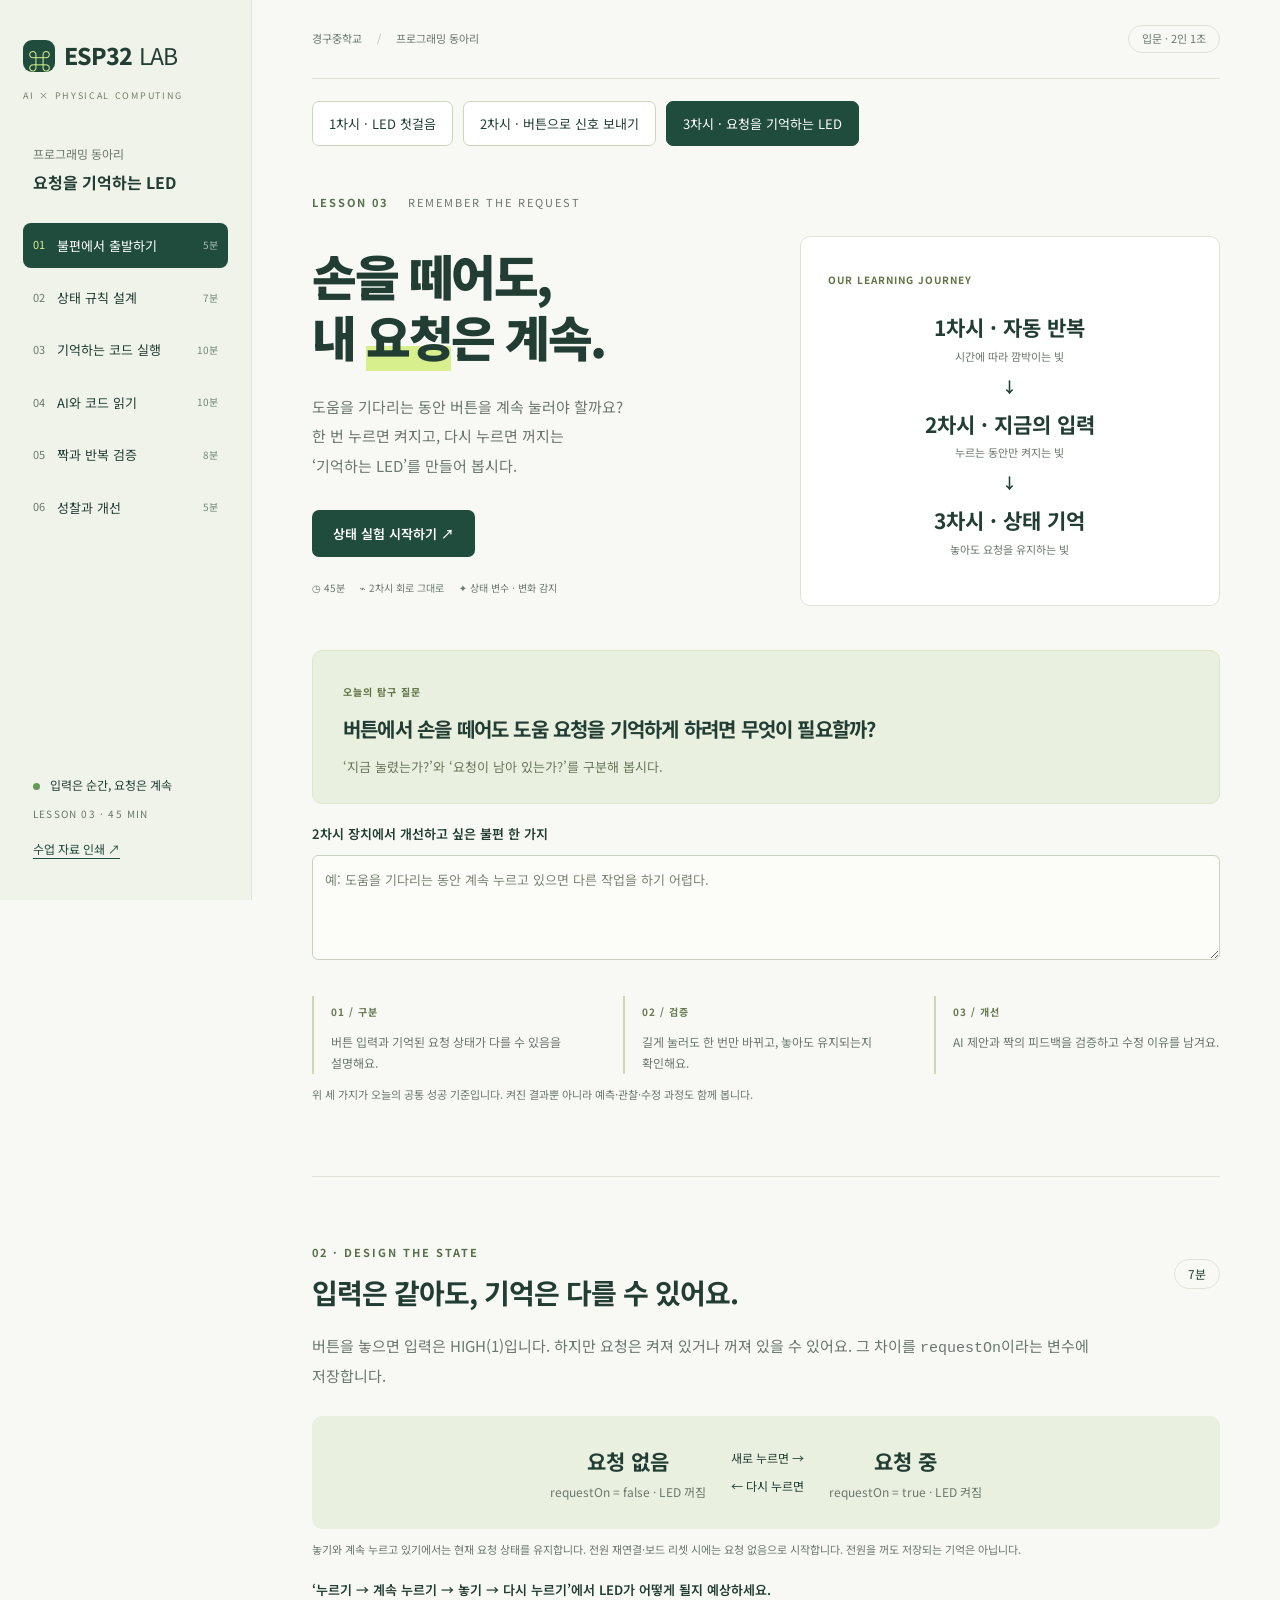
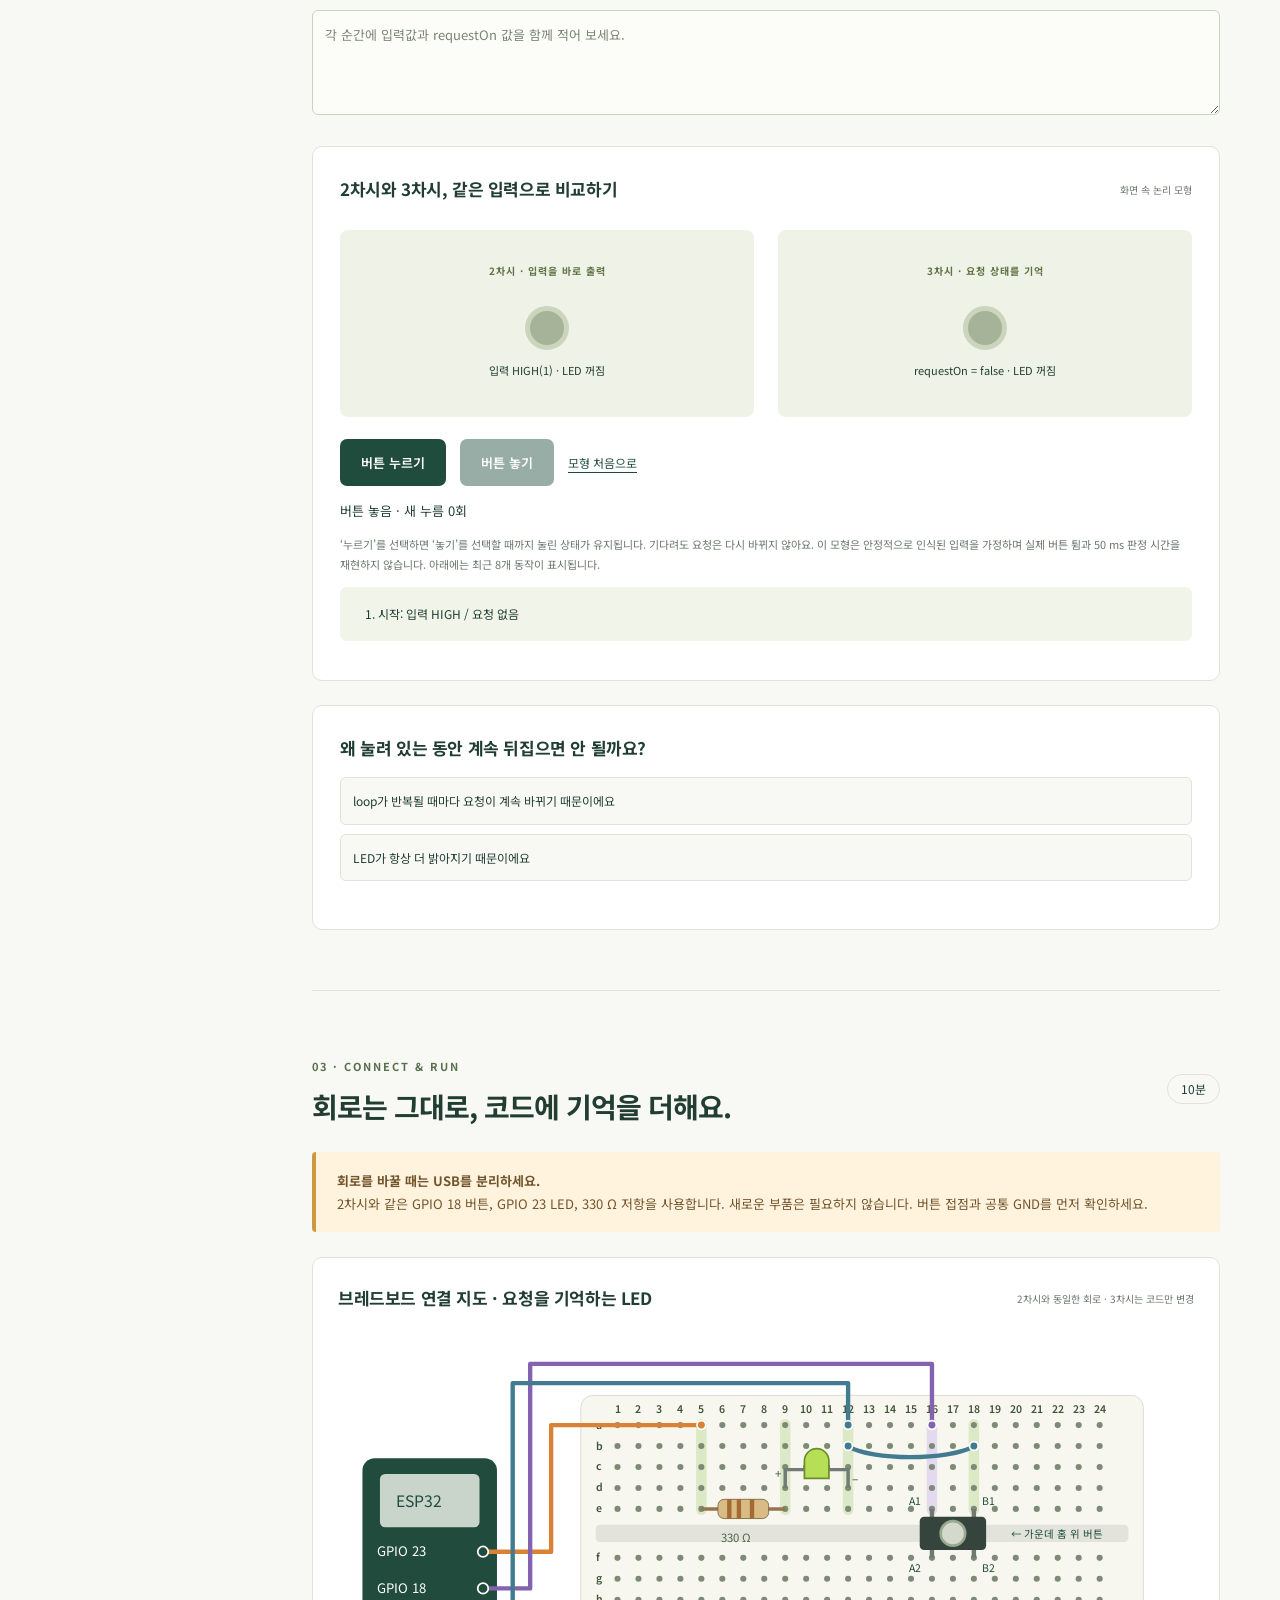
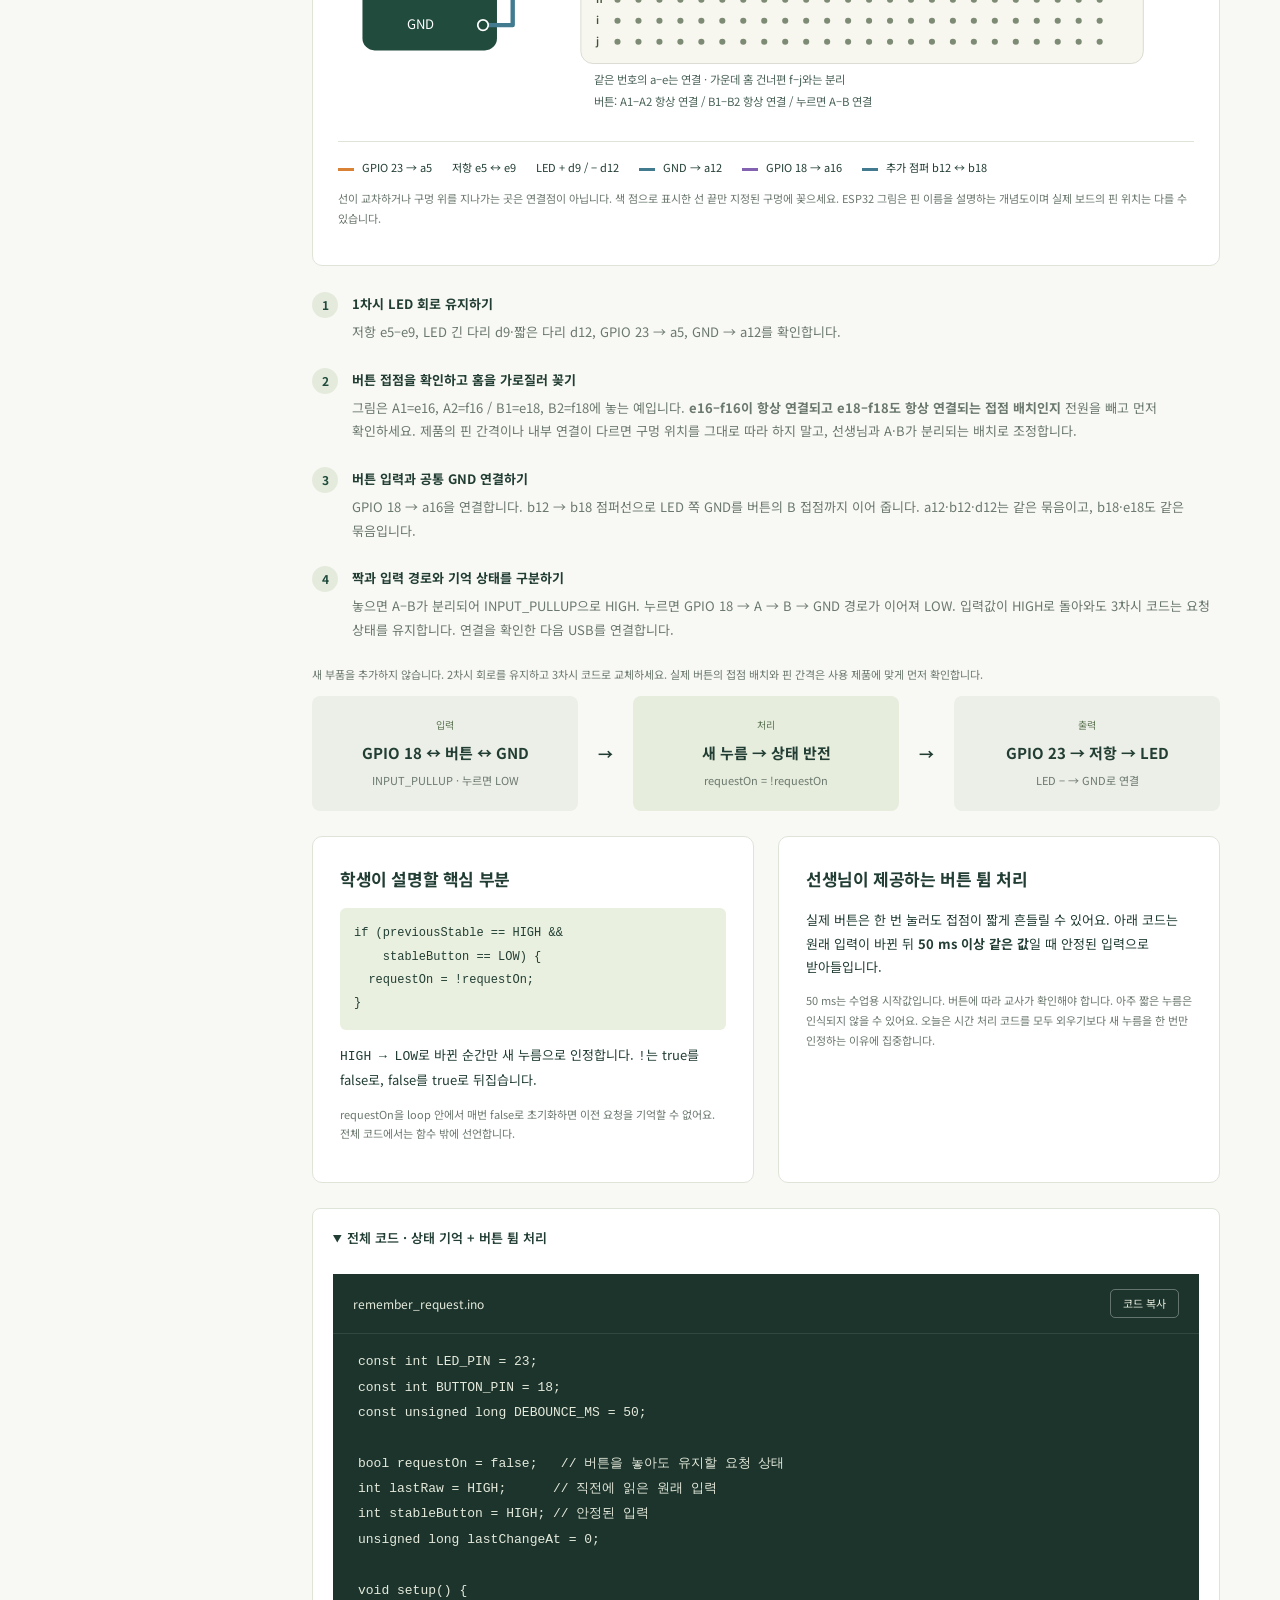
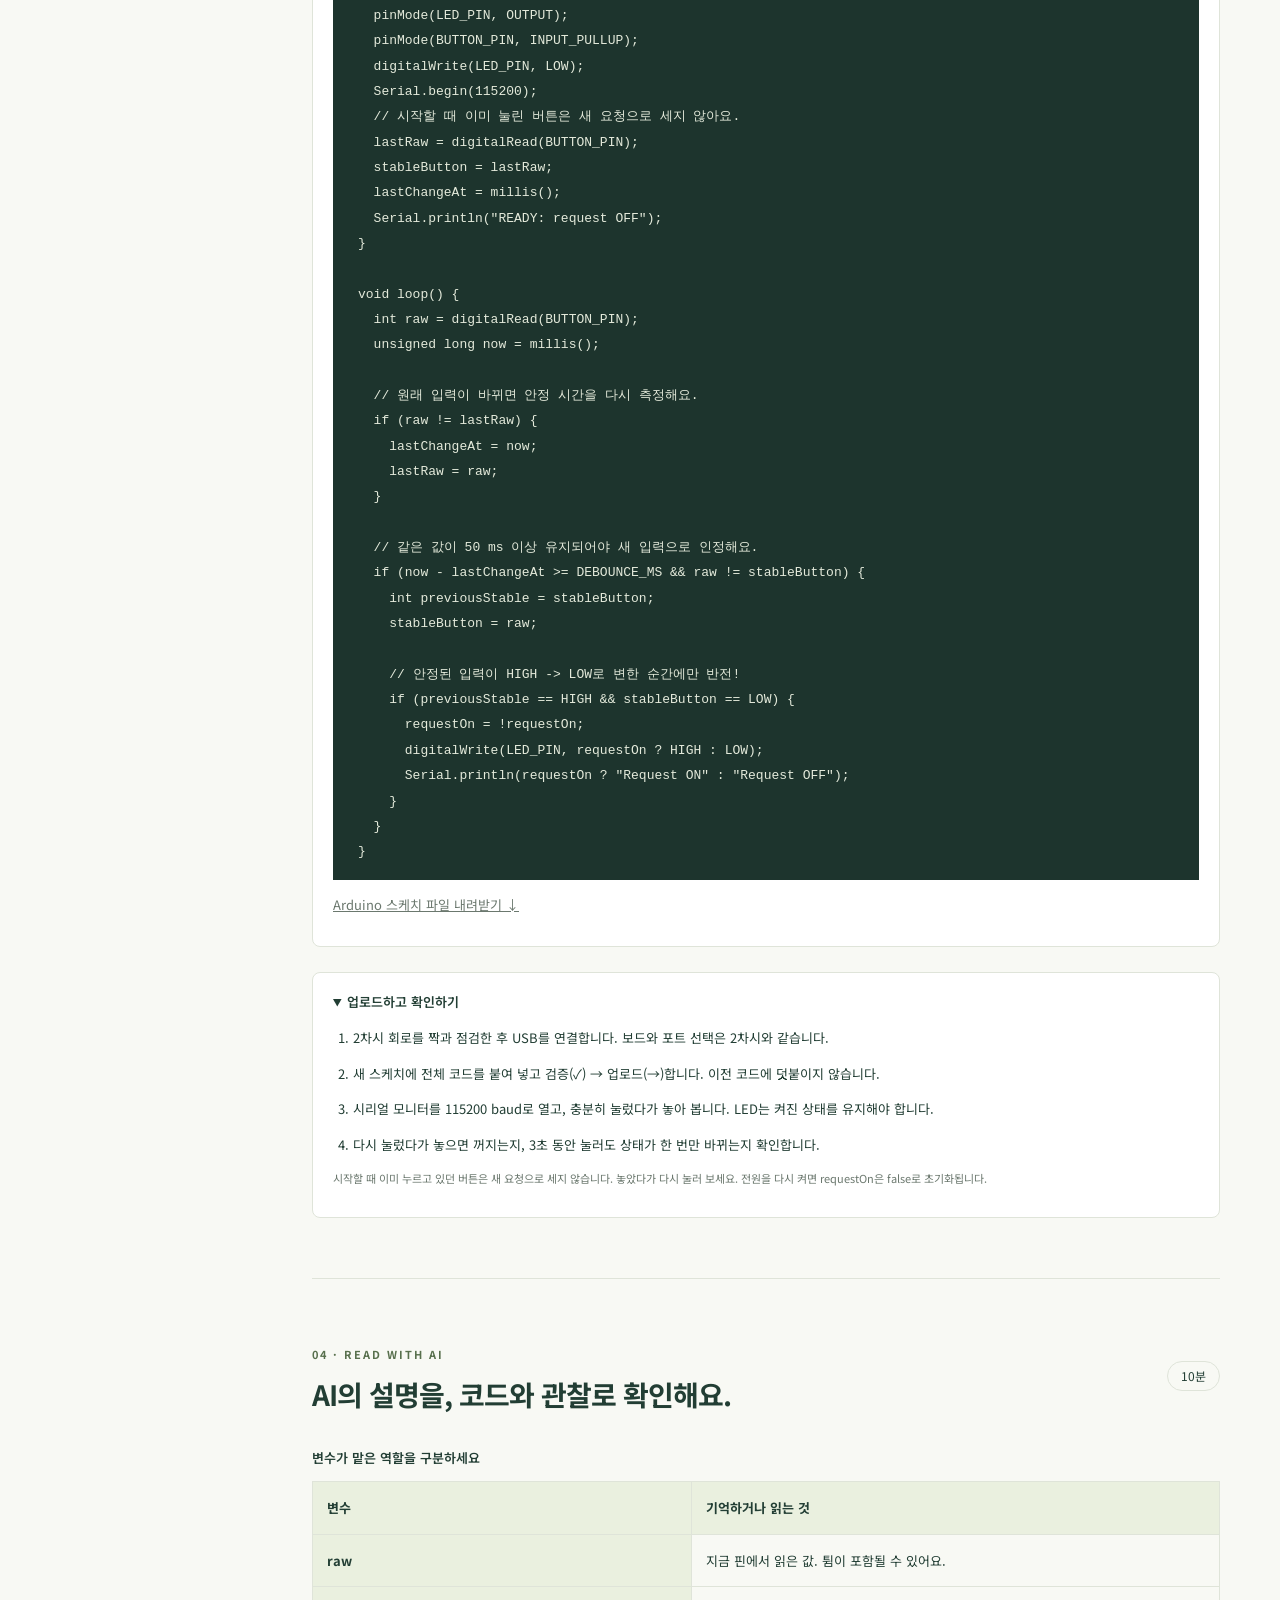
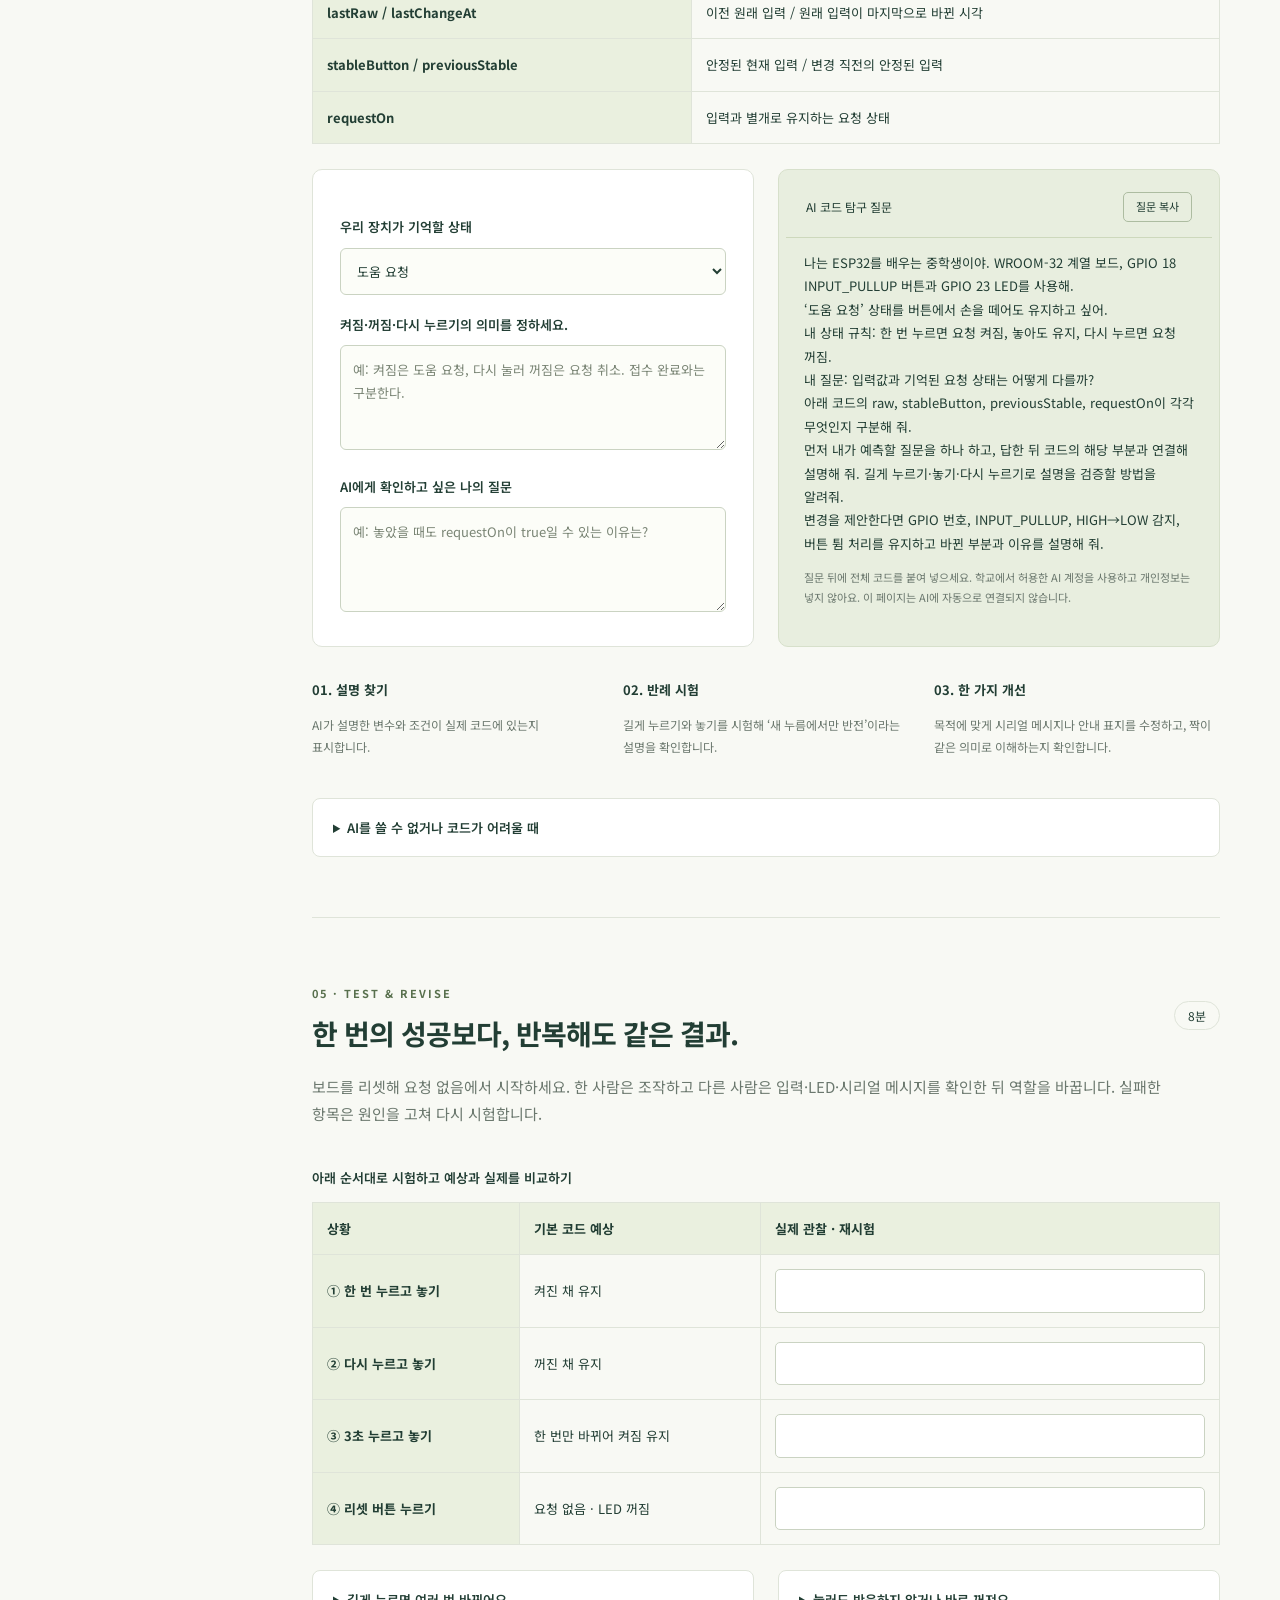
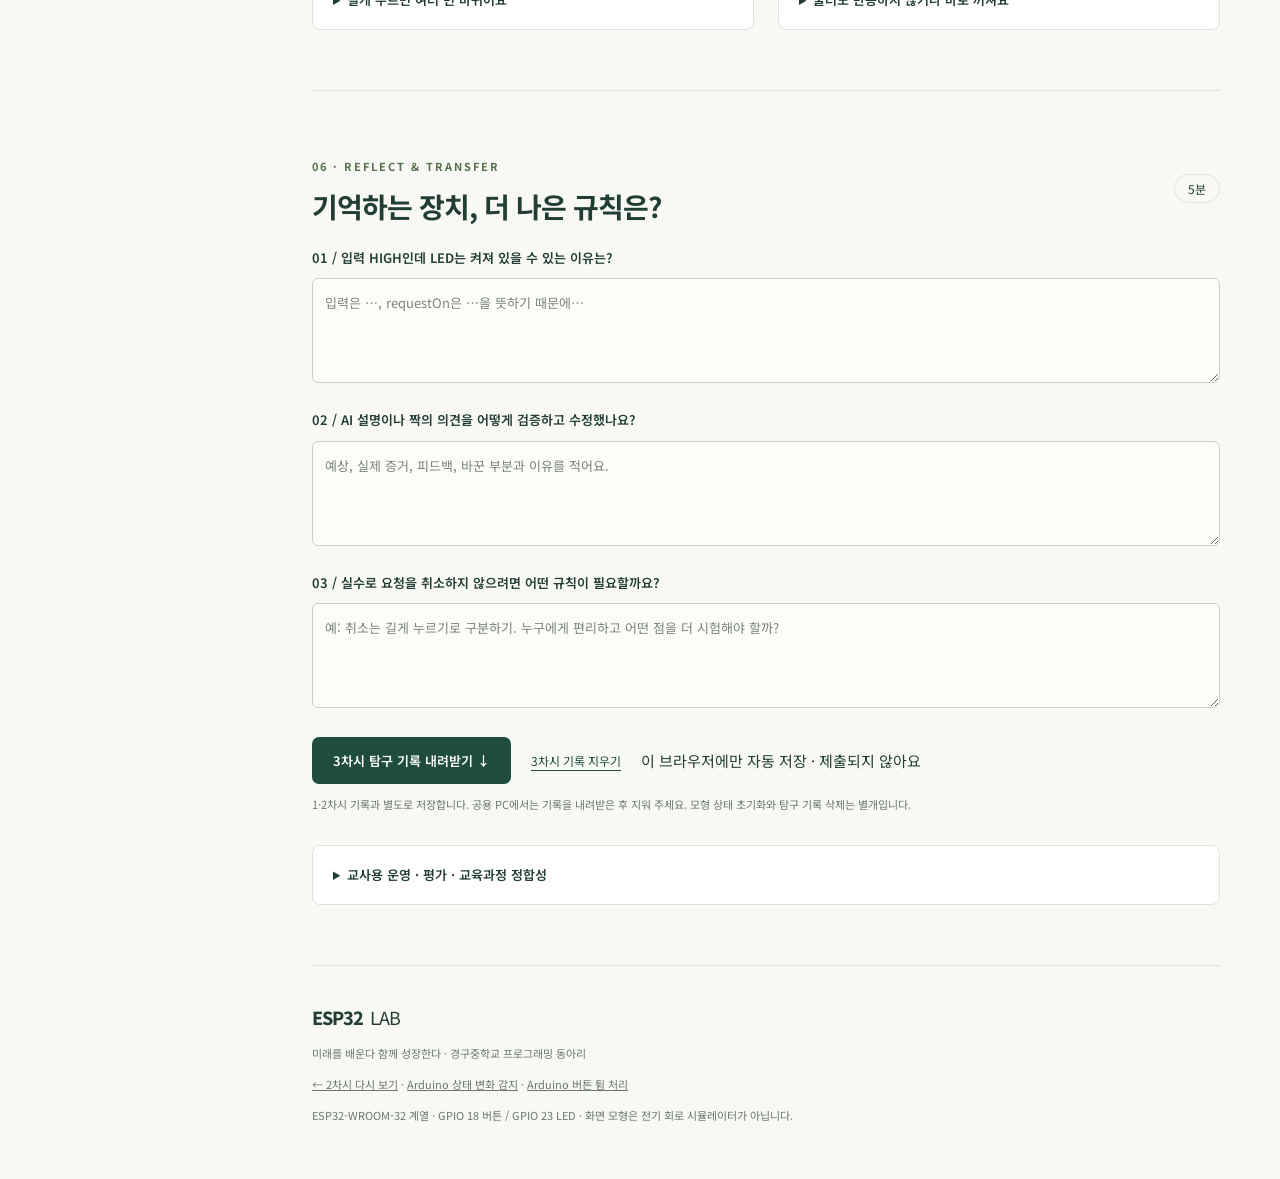
<file: esp32/lesson3.html>
<!doctype html>
<html lang="ko">
<head>
<meta charset="utf-8"><meta name="viewport" content="width=device-width,initial-scale=1"><meta name="theme-color" content="#153d35">
<meta name="description" content="ESP32 3차시: 버튼을 놓아도 요청을 기억하는 LED. 상태 변수, 누름 순간 감지, AI 코드 탐구와 짝 검증을 경험하는 45분 수업.">
<title>요청을 기억하는 LED · ESP32 LAB 3차시</title>
<link rel="stylesheet" href="style.css?v=lesson3"><script src="lesson3.js?v=1" defer></script>
</head><body>
<a class="skip" href="#main">수업 내용으로 건너뛰기</a>
<aside class="sidebar">
<a class="brand" href="./"><span class="brand-icon">⌘</span> ESP32 <b>LAB</b></a><p class="side-label">AI × PHYSICAL COMPUTING</p>
<div class="course-label">프로그래밍 동아리<br><strong>요청을 기억하는 LED</strong></div>
<nav aria-label="수업 순서">
<a href="#intro"><span>01</span> 불편에서 출발하기 <small>5분</small></a>
<a href="#state"><span>02</span> 상태 규칙 설계 <small>7분</small></a>
<a href="#run"><span>03</span> 기억하는 코드 실행 <small>10분</small></a>
<a href="#ai"><span>04</span> AI와 코드 읽기 <small>10분</small></a>
<a href="#test"><span>05</span> 짝과 반복 검증 <small>8분</small></a>
<a href="#reflect"><span>06</span> 성찰과 개선 <small>5분</small></a>
</nav>
<div class="side-bottom"><span class="tiny-led"></span> 입력은 순간, 요청은 계속<p>LESSON 03 · 45 MIN</p><button class="text-button" id="print3">수업 자료 인쇄 ↗</button></div>
</aside>
<main id="main">
<header class="topbar"><span>경구중학교 <i>/</i> 프로그래밍 동아리</span><span class="pill">입문 · 2인 1조</span></header>
<div class="lesson-switch" aria-label="차시 선택"><a href="./">1차시 · LED 첫걸음</a><a href="lesson2.html">2차시 · 버튼으로 신호 보내기</a><a href="lesson3.html" aria-current="page">3차시 · 요청을 기억하는 LED</a></div>
<section id="intro" class="hero">
<div class="eyebrow">LESSON 03 <span>REMEMBER THE REQUEST</span></div>
<div class="hero-grid"><div><h1>손을 떼어도,<br>내 <em>요청</em>은 계속.</h1><p class="hero-copy">도움을 기다리는 동안 버튼을 계속 눌러야 할까요?<br> 한 번 누르면 켜지고, 다시 누르면 꺼지는<br> ‘기억하는 LED’를 만들어 봅시다.</p><a class="button" href="#state">상태 실험 시작하기 ↗</a><div class="hero-meta"><span>◷ 45분</span><span>⌁ 2차시 회로 그대로</span><span>✦ 상태 변수 · 변화 감지</span></div></div><div class="panel"><span class="section-tag">OUR LEARNING JOURNEY</span><div class="signal-flow"><span>1차시 · 자동 반복<small>시간에 따라 깜박이는 빛</small></span><b>↓</b><span>2차시 · 지금의 입력<small>누르는 동안만 켜지는 빛</small></span><b>↓</b><span>3차시 · 상태 기억<small>놓아도 요청을 유지하는 빛</small></span></div></div></div>
<div class="mission"><span class="section-tag">오늘의 탐구 질문</span><h2>버튼에서 손을 떼어도 도움 요청을 기억하게 하려면 무엇이 필요할까?</h2><p>‘지금 눌렸는가?’와 ‘요청이 남아 있는가?’를 구분해 봅시다.</p></div>
<label class="field-label" for="problem3">2차시 장치에서 개선하고 싶은 불편 한 가지</label><textarea id="problem3" data-record data-label="발견한 불편" placeholder="예: 도움을 기다리는 동안 계속 누르고 있으면 다른 작업을 하기 어렵다."></textarea>
<div class="goals"><div><b>01 / 구분</b><p>버튼 입력과 기억된 요청 상태가 다를 수 있음을 설명해요.</p></div><div><b>02 / 검증</b><p>길게 눌러도 한 번만 바뀌고, 놓아도 유지되는지 확인해요.</p></div><div><b>03 / 개선</b><p>AI 제안과 짝의 피드백을 검증하고 수정 이유를 남겨요.</p></div></div>
<p class="note">위 세 가지가 오늘의 공통 성공 기준입니다. 켜진 결과뿐 아니라 예측·관찰·수정 과정도 함께 봅니다.</p>
</section>
<section id="state">
<div class="section-head"><div><span class="eyebrow">02 · DESIGN THE STATE</span><h2>입력은 같아도, 기억은 다를 수 있어요.</h2></div><span class="duration">7분</span></div>
<p class="lead">버튼을 놓으면 입력은 HIGH(1)입니다. 하지만 요청은 켜져 있거나 꺼져 있을 수 있어요. 그 차이를 <code>requestOn</code>이라는 변수에 저장합니다.</p>
<div class="state-rule"><div><b>요청 없음</b><span>requestOn = false · LED 꺼짐</span></div><div class="state-arrows">새로 누르면 →<br>← 다시 누르면</div><div><b>요청 중</b><span>requestOn = true · LED 켜짐</span></div></div>
<p class="note">놓기와 계속 누르고 있기에서는 현재 요청 상태를 유지합니다. 전원 재연결·보드 리셋 시에는 요청 없음으로 시작합니다. 전원을 꺼도 저장되는 기억은 아닙니다.</p>
<label class="field-label" for="prediction3">‘누르기 → 계속 누르기 → 놓기 → 다시 누르기’에서 LED가 어떻게 될지 예상하세요.</label><textarea id="prediction3" data-record data-label="상태 변화 예측" placeholder="각 순간에 입력값과 requestOn 값을 함께 적어 보세요."></textarea>
<div class="panel state-lab lesson-gap"><div class="circuit-title"><h3>2차시와 3차시, 같은 입력으로 비교하기</h3><span>화면 속 논리 모형</span></div><div class="two-col"><div class="sim-side"><span class="section-tag">2차시 · 입력을 바로 출력</span><div class="sim-led" id="direct-led"></div><p id="direct-state">입력 HIGH(1) · LED 꺼짐</p></div><div class="sim-side"><span class="section-tag">3차시 · 요청 상태를 기억</span><div class="sim-led" id="memory-led"></div><p id="memory-state">requestOn = false · LED 꺼짐</p></div></div><div class="model-actions"><button class="button" id="press3">버튼 누르기</button><button class="button" id="release3" disabled>버튼 놓기</button><button class="text-button" id="model-reset3">모형 처음으로</button></div><p id="model-status3" role="status">버튼 놓음 · 새 누름 0회</p><p class="note">‘누르기’를 선택하면 ‘놓기’를 선택할 때까지 눌린 상태가 유지됩니다. 기다려도 요청은 다시 바뀌지 않아요. 이 모형은 안정적으로 인식된 입력을 가정하며 실제 버튼 튐과 50 ms 판정 시간을 재현하지 않습니다. 아래에는 최근 8개 동작이 표시됩니다.</p><ol id="event-log3" class="event-log"><li>시작: 입력 HIGH / 요청 없음</li></ol></div>
<div class="panel lesson-gap"><h3>왜 눌려 있는 동안 계속 뒤집으면 안 될까요?</h3><div class="quiz"><button data-answer="repeat">loop가 반복될 때마다 요청이 계속 바뀌기 때문이에요</button><button data-answer="power">LED가 항상 더 밝아지기 때문이에요</button><p id="quiz3-feedback" class="feedback" aria-live="polite"></p></div></div>
</section>
<section id="run">
<div class="section-head"><div><span class="eyebrow">03 · CONNECT & RUN</span><h2>회로는 그대로, 코드에 기억을 더해요.</h2></div><span class="duration">10분</span></div>
<div class="safety"><b>회로를 바꿀 때는 USB를 분리하세요.</b> 2차시와 같은 GPIO 18 버튼, GPIO 23 LED, 330 Ω 저항을 사용합니다. 새로운 부품은 필요하지 않습니다. 버튼 접점과 공통 GND를 먼저 확인하세요.</div>
    <div class="circuit-panel" id="lesson3-wiring">
      <div class="circuit-title"><h3>브레드보드 연결 지도 · 요청을 기억하는 LED</h3><span>2차시와 동일한 회로 · 3차시는 코드만 변경</span></div>
      <div class="breadboard-scroll" tabindex="0" role="region" aria-label="3차시 브레드보드 연결 지도, 작은 화면에서는 좌우로 스크롤">
        <svg class="lesson2-breadboard" viewBox="0 0 980 455" role="img" aria-labelledby="wiring3-title wiring3-desc">
          <title id="wiring3-title">GPIO 23의 LED 출력과 GPIO 18의 버튼 입력 연결 지도</title>
          <desc id="wiring3-desc">GPIO 23을 a5에, 저항을 e5와 e9 사이에, LED 긴 다리를 d9에 짧은 다리를 d12에, GND를 a12에 연결합니다. 버튼은 e16, f16, e18, f18에 꽂습니다. 이 그림의 버튼은 e16과 f16이 항상 연결되고 e18과 f18도 항상 연결되며 누르면 두 접점이 연결되는 배치입니다. GPIO 18은 a16, 추가 GND 점퍼는 b12와 b18을 잇습니다. 실제 버튼의 접점을 먼저 확인해야 합니다.</desc>
          <rect x="28" y="148" width="154" height="220" rx="14" fill="#204b3d"/>
          <rect x="48" y="166" width="114" height="61" rx="6" fill="#c9d5cb"/>
          <text x="66" y="204" fill="#204b3d" font-size="18">ESP32</text>
          <g fill="white" font-size="15"><text x="45" y="260">GPIO 23</text><text x="45" y="302">GPIO 18</text><text x="79" y="344">GND</text></g>
          <rect x="278" y="76" width="644" height="307" rx="14" fill="#f7f6ef" stroke="#d6d8ce"/>
          <rect x="295" y="224" width="610" height="20" rx="5" fill="#e2e4db"/>
          <g id="lesson3-holes">
            <text x="320" y="96" text-anchor="middle" font-size="12" font-weight="600" fill="#405538">1</text>
            <circle cx="320" cy="110" r="3.5" fill="#7d8b75"/>
            <text x="295" y="114" font-size="12" font-weight="600" fill="#405538">a</text>
            <circle cx="320" cy="134" r="3.5" fill="#7d8b75"/>
            <text x="295" y="138" font-size="12" font-weight="600" fill="#405538">b</text>
            <circle cx="320" cy="158" r="3.5" fill="#7d8b75"/>
            <text x="295" y="162" font-size="12" font-weight="600" fill="#405538">c</text>
            <circle cx="320" cy="182" r="3.5" fill="#7d8b75"/>
            <text x="295" y="186" font-size="12" font-weight="600" fill="#405538">d</text>
            <circle cx="320" cy="206" r="3.5" fill="#7d8b75"/>
            <text x="295" y="210" font-size="12" font-weight="600" fill="#405538">e</text>
            <circle cx="320" cy="262" r="3.5" fill="#7d8b75"/>
            <text x="295" y="266" font-size="12" font-weight="600" fill="#405538">f</text>
            <circle cx="320" cy="286" r="3.5" fill="#7d8b75"/>
            <text x="295" y="290" font-size="12" font-weight="600" fill="#405538">g</text>
            <circle cx="320" cy="310" r="3.5" fill="#7d8b75"/>
            <text x="295" y="314" font-size="12" font-weight="600" fill="#405538">h</text>
            <circle cx="320" cy="334" r="3.5" fill="#7d8b75"/>
            <text x="295" y="338" font-size="12" font-weight="600" fill="#405538">i</text>
            <circle cx="320" cy="358" r="3.5" fill="#7d8b75"/>
            <text x="295" y="362" font-size="12" font-weight="600" fill="#405538">j</text>
            <text x="344" y="96" text-anchor="middle" font-size="12" font-weight="600" fill="#405538">2</text>
            <circle cx="344" cy="110" r="3.5" fill="#7d8b75"/>
            <circle cx="344" cy="134" r="3.5" fill="#7d8b75"/>
            <circle cx="344" cy="158" r="3.5" fill="#7d8b75"/>
            <circle cx="344" cy="182" r="3.5" fill="#7d8b75"/>
            <circle cx="344" cy="206" r="3.5" fill="#7d8b75"/>
            <circle cx="344" cy="262" r="3.5" fill="#7d8b75"/>
            <circle cx="344" cy="286" r="3.5" fill="#7d8b75"/>
            <circle cx="344" cy="310" r="3.5" fill="#7d8b75"/>
            <circle cx="344" cy="334" r="3.5" fill="#7d8b75"/>
            <circle cx="344" cy="358" r="3.5" fill="#7d8b75"/>
            <text x="368" y="96" text-anchor="middle" font-size="12" font-weight="600" fill="#405538">3</text>
            <circle cx="368" cy="110" r="3.5" fill="#7d8b75"/>
            <circle cx="368" cy="134" r="3.5" fill="#7d8b75"/>
            <circle cx="368" cy="158" r="3.5" fill="#7d8b75"/>
            <circle cx="368" cy="182" r="3.5" fill="#7d8b75"/>
            <circle cx="368" cy="206" r="3.5" fill="#7d8b75"/>
            <circle cx="368" cy="262" r="3.5" fill="#7d8b75"/>
            <circle cx="368" cy="286" r="3.5" fill="#7d8b75"/>
            <circle cx="368" cy="310" r="3.5" fill="#7d8b75"/>
            <circle cx="368" cy="334" r="3.5" fill="#7d8b75"/>
            <circle cx="368" cy="358" r="3.5" fill="#7d8b75"/>
            <text x="392" y="96" text-anchor="middle" font-size="12" font-weight="600" fill="#405538">4</text>
            <circle cx="392" cy="110" r="3.5" fill="#7d8b75"/>
            <circle cx="392" cy="134" r="3.5" fill="#7d8b75"/>
            <circle cx="392" cy="158" r="3.5" fill="#7d8b75"/>
            <circle cx="392" cy="182" r="3.5" fill="#7d8b75"/>
            <circle cx="392" cy="206" r="3.5" fill="#7d8b75"/>
            <circle cx="392" cy="262" r="3.5" fill="#7d8b75"/>
            <circle cx="392" cy="286" r="3.5" fill="#7d8b75"/>
            <circle cx="392" cy="310" r="3.5" fill="#7d8b75"/>
            <circle cx="392" cy="334" r="3.5" fill="#7d8b75"/>
            <circle cx="392" cy="358" r="3.5" fill="#7d8b75"/>
            <text x="416" y="96" text-anchor="middle" font-size="12" font-weight="600" fill="#405538">5</text>
            <rect x="410" y="103" width="12" height="110" rx="6" fill="#dce9c7"/>
            <circle cx="416" cy="110" r="3.5" fill="#7d8b75"/>
            <circle cx="416" cy="134" r="3.5" fill="#7d8b75"/>
            <circle cx="416" cy="158" r="3.5" fill="#7d8b75"/>
            <circle cx="416" cy="182" r="3.5" fill="#7d8b75"/>
            <circle cx="416" cy="206" r="3.5" fill="#7d8b75"/>
            <circle cx="416" cy="262" r="3.5" fill="#7d8b75"/>
            <circle cx="416" cy="286" r="3.5" fill="#7d8b75"/>
            <circle cx="416" cy="310" r="3.5" fill="#7d8b75"/>
            <circle cx="416" cy="334" r="3.5" fill="#7d8b75"/>
            <circle cx="416" cy="358" r="3.5" fill="#7d8b75"/>
            <text x="440" y="96" text-anchor="middle" font-size="12" font-weight="600" fill="#405538">6</text>
            <circle cx="440" cy="110" r="3.5" fill="#7d8b75"/>
            <circle cx="440" cy="134" r="3.5" fill="#7d8b75"/>
            <circle cx="440" cy="158" r="3.5" fill="#7d8b75"/>
            <circle cx="440" cy="182" r="3.5" fill="#7d8b75"/>
            <circle cx="440" cy="206" r="3.5" fill="#7d8b75"/>
            <circle cx="440" cy="262" r="3.5" fill="#7d8b75"/>
            <circle cx="440" cy="286" r="3.5" fill="#7d8b75"/>
            <circle cx="440" cy="310" r="3.5" fill="#7d8b75"/>
            <circle cx="440" cy="334" r="3.5" fill="#7d8b75"/>
            <circle cx="440" cy="358" r="3.5" fill="#7d8b75"/>
            <text x="464" y="96" text-anchor="middle" font-size="12" font-weight="600" fill="#405538">7</text>
            <circle cx="464" cy="110" r="3.5" fill="#7d8b75"/>
            <circle cx="464" cy="134" r="3.5" fill="#7d8b75"/>
            <circle cx="464" cy="158" r="3.5" fill="#7d8b75"/>
            <circle cx="464" cy="182" r="3.5" fill="#7d8b75"/>
            <circle cx="464" cy="206" r="3.5" fill="#7d8b75"/>
            <circle cx="464" cy="262" r="3.5" fill="#7d8b75"/>
            <circle cx="464" cy="286" r="3.5" fill="#7d8b75"/>
            <circle cx="464" cy="310" r="3.5" fill="#7d8b75"/>
            <circle cx="464" cy="334" r="3.5" fill="#7d8b75"/>
            <circle cx="464" cy="358" r="3.5" fill="#7d8b75"/>
            <text x="488" y="96" text-anchor="middle" font-size="12" font-weight="600" fill="#405538">8</text>
            <circle cx="488" cy="110" r="3.5" fill="#7d8b75"/>
            <circle cx="488" cy="134" r="3.5" fill="#7d8b75"/>
            <circle cx="488" cy="158" r="3.5" fill="#7d8b75"/>
            <circle cx="488" cy="182" r="3.5" fill="#7d8b75"/>
            <circle cx="488" cy="206" r="3.5" fill="#7d8b75"/>
            <circle cx="488" cy="262" r="3.5" fill="#7d8b75"/>
            <circle cx="488" cy="286" r="3.5" fill="#7d8b75"/>
            <circle cx="488" cy="310" r="3.5" fill="#7d8b75"/>
            <circle cx="488" cy="334" r="3.5" fill="#7d8b75"/>
            <circle cx="488" cy="358" r="3.5" fill="#7d8b75"/>
            <text x="512" y="96" text-anchor="middle" font-size="12" font-weight="600" fill="#405538">9</text>
            <rect x="506" y="103" width="12" height="110" rx="6" fill="#dce9c7"/>
            <circle cx="512" cy="110" r="3.5" fill="#7d8b75"/>
            <circle cx="512" cy="134" r="3.5" fill="#7d8b75"/>
            <circle cx="512" cy="158" r="3.5" fill="#7d8b75"/>
            <circle cx="512" cy="182" r="3.5" fill="#7d8b75"/>
            <circle cx="512" cy="206" r="3.5" fill="#7d8b75"/>
            <circle cx="512" cy="262" r="3.5" fill="#7d8b75"/>
            <circle cx="512" cy="286" r="3.5" fill="#7d8b75"/>
            <circle cx="512" cy="310" r="3.5" fill="#7d8b75"/>
            <circle cx="512" cy="334" r="3.5" fill="#7d8b75"/>
            <circle cx="512" cy="358" r="3.5" fill="#7d8b75"/>
            <text x="536" y="96" text-anchor="middle" font-size="12" font-weight="600" fill="#405538">10</text>
            <circle cx="536" cy="110" r="3.5" fill="#7d8b75"/>
            <circle cx="536" cy="134" r="3.5" fill="#7d8b75"/>
            <circle cx="536" cy="158" r="3.5" fill="#7d8b75"/>
            <circle cx="536" cy="182" r="3.5" fill="#7d8b75"/>
            <circle cx="536" cy="206" r="3.5" fill="#7d8b75"/>
            <circle cx="536" cy="262" r="3.5" fill="#7d8b75"/>
            <circle cx="536" cy="286" r="3.5" fill="#7d8b75"/>
            <circle cx="536" cy="310" r="3.5" fill="#7d8b75"/>
            <circle cx="536" cy="334" r="3.5" fill="#7d8b75"/>
            <circle cx="536" cy="358" r="3.5" fill="#7d8b75"/>
            <text x="560" y="96" text-anchor="middle" font-size="12" font-weight="600" fill="#405538">11</text>
            <circle cx="560" cy="110" r="3.5" fill="#7d8b75"/>
            <circle cx="560" cy="134" r="3.5" fill="#7d8b75"/>
            <circle cx="560" cy="158" r="3.5" fill="#7d8b75"/>
            <circle cx="560" cy="182" r="3.5" fill="#7d8b75"/>
            <circle cx="560" cy="206" r="3.5" fill="#7d8b75"/>
            <circle cx="560" cy="262" r="3.5" fill="#7d8b75"/>
            <circle cx="560" cy="286" r="3.5" fill="#7d8b75"/>
            <circle cx="560" cy="310" r="3.5" fill="#7d8b75"/>
            <circle cx="560" cy="334" r="3.5" fill="#7d8b75"/>
            <circle cx="560" cy="358" r="3.5" fill="#7d8b75"/>
            <text x="584" y="96" text-anchor="middle" font-size="12" font-weight="600" fill="#405538">12</text>
            <rect x="578" y="103" width="12" height="110" rx="6" fill="#dce9c7"/>
            <circle cx="584" cy="110" r="3.5" fill="#7d8b75"/>
            <circle cx="584" cy="134" r="3.5" fill="#7d8b75"/>
            <circle cx="584" cy="158" r="3.5" fill="#7d8b75"/>
            <circle cx="584" cy="182" r="3.5" fill="#7d8b75"/>
            <circle cx="584" cy="206" r="3.5" fill="#7d8b75"/>
            <circle cx="584" cy="262" r="3.5" fill="#7d8b75"/>
            <circle cx="584" cy="286" r="3.5" fill="#7d8b75"/>
            <circle cx="584" cy="310" r="3.5" fill="#7d8b75"/>
            <circle cx="584" cy="334" r="3.5" fill="#7d8b75"/>
            <circle cx="584" cy="358" r="3.5" fill="#7d8b75"/>
            <text x="608" y="96" text-anchor="middle" font-size="12" font-weight="600" fill="#405538">13</text>
            <circle cx="608" cy="110" r="3.5" fill="#7d8b75"/>
            <circle cx="608" cy="134" r="3.5" fill="#7d8b75"/>
            <circle cx="608" cy="158" r="3.5" fill="#7d8b75"/>
            <circle cx="608" cy="182" r="3.5" fill="#7d8b75"/>
            <circle cx="608" cy="206" r="3.5" fill="#7d8b75"/>
            <circle cx="608" cy="262" r="3.5" fill="#7d8b75"/>
            <circle cx="608" cy="286" r="3.5" fill="#7d8b75"/>
            <circle cx="608" cy="310" r="3.5" fill="#7d8b75"/>
            <circle cx="608" cy="334" r="3.5" fill="#7d8b75"/>
            <circle cx="608" cy="358" r="3.5" fill="#7d8b75"/>
            <text x="632" y="96" text-anchor="middle" font-size="12" font-weight="600" fill="#405538">14</text>
            <circle cx="632" cy="110" r="3.5" fill="#7d8b75"/>
            <circle cx="632" cy="134" r="3.5" fill="#7d8b75"/>
            <circle cx="632" cy="158" r="3.5" fill="#7d8b75"/>
            <circle cx="632" cy="182" r="3.5" fill="#7d8b75"/>
            <circle cx="632" cy="206" r="3.5" fill="#7d8b75"/>
            <circle cx="632" cy="262" r="3.5" fill="#7d8b75"/>
            <circle cx="632" cy="286" r="3.5" fill="#7d8b75"/>
            <circle cx="632" cy="310" r="3.5" fill="#7d8b75"/>
            <circle cx="632" cy="334" r="3.5" fill="#7d8b75"/>
            <circle cx="632" cy="358" r="3.5" fill="#7d8b75"/>
            <text x="656" y="96" text-anchor="middle" font-size="12" font-weight="600" fill="#405538">15</text>
            <circle cx="656" cy="110" r="3.5" fill="#7d8b75"/>
            <circle cx="656" cy="134" r="3.5" fill="#7d8b75"/>
            <circle cx="656" cy="158" r="3.5" fill="#7d8b75"/>
            <circle cx="656" cy="182" r="3.5" fill="#7d8b75"/>
            <circle cx="656" cy="206" r="3.5" fill="#7d8b75"/>
            <circle cx="656" cy="262" r="3.5" fill="#7d8b75"/>
            <circle cx="656" cy="286" r="3.5" fill="#7d8b75"/>
            <circle cx="656" cy="310" r="3.5" fill="#7d8b75"/>
            <circle cx="656" cy="334" r="3.5" fill="#7d8b75"/>
            <circle cx="656" cy="358" r="3.5" fill="#7d8b75"/>
            <text x="680" y="96" text-anchor="middle" font-size="12" font-weight="600" fill="#405538">16</text>
            <rect x="674" y="103" width="12" height="110" rx="6" fill="#e4daef"/>
            <circle cx="680" cy="110" r="3.5" fill="#7d8b75"/>
            <circle cx="680" cy="134" r="3.5" fill="#7d8b75"/>
            <circle cx="680" cy="158" r="3.5" fill="#7d8b75"/>
            <circle cx="680" cy="182" r="3.5" fill="#7d8b75"/>
            <circle cx="680" cy="206" r="3.5" fill="#7d8b75"/>
            <circle cx="680" cy="262" r="3.5" fill="#7d8b75"/>
            <circle cx="680" cy="286" r="3.5" fill="#7d8b75"/>
            <circle cx="680" cy="310" r="3.5" fill="#7d8b75"/>
            <circle cx="680" cy="334" r="3.5" fill="#7d8b75"/>
            <circle cx="680" cy="358" r="3.5" fill="#7d8b75"/>
            <text x="704" y="96" text-anchor="middle" font-size="12" font-weight="600" fill="#405538">17</text>
            <circle cx="704" cy="110" r="3.5" fill="#7d8b75"/>
            <circle cx="704" cy="134" r="3.5" fill="#7d8b75"/>
            <circle cx="704" cy="158" r="3.5" fill="#7d8b75"/>
            <circle cx="704" cy="182" r="3.5" fill="#7d8b75"/>
            <circle cx="704" cy="206" r="3.5" fill="#7d8b75"/>
            <circle cx="704" cy="262" r="3.5" fill="#7d8b75"/>
            <circle cx="704" cy="286" r="3.5" fill="#7d8b75"/>
            <circle cx="704" cy="310" r="3.5" fill="#7d8b75"/>
            <circle cx="704" cy="334" r="3.5" fill="#7d8b75"/>
            <circle cx="704" cy="358" r="3.5" fill="#7d8b75"/>
            <text x="728" y="96" text-anchor="middle" font-size="12" font-weight="600" fill="#405538">18</text>
            <rect x="722" y="103" width="12" height="110" rx="6" fill="#dce9c7"/>
            <circle cx="728" cy="110" r="3.5" fill="#7d8b75"/>
            <circle cx="728" cy="134" r="3.5" fill="#7d8b75"/>
            <circle cx="728" cy="158" r="3.5" fill="#7d8b75"/>
            <circle cx="728" cy="182" r="3.5" fill="#7d8b75"/>
            <circle cx="728" cy="206" r="3.5" fill="#7d8b75"/>
            <circle cx="728" cy="262" r="3.5" fill="#7d8b75"/>
            <circle cx="728" cy="286" r="3.5" fill="#7d8b75"/>
            <circle cx="728" cy="310" r="3.5" fill="#7d8b75"/>
            <circle cx="728" cy="334" r="3.5" fill="#7d8b75"/>
            <circle cx="728" cy="358" r="3.5" fill="#7d8b75"/>
            <text x="752" y="96" text-anchor="middle" font-size="12" font-weight="600" fill="#405538">19</text>
            <circle cx="752" cy="110" r="3.5" fill="#7d8b75"/>
            <circle cx="752" cy="134" r="3.5" fill="#7d8b75"/>
            <circle cx="752" cy="158" r="3.5" fill="#7d8b75"/>
            <circle cx="752" cy="182" r="3.5" fill="#7d8b75"/>
            <circle cx="752" cy="206" r="3.5" fill="#7d8b75"/>
            <circle cx="752" cy="262" r="3.5" fill="#7d8b75"/>
            <circle cx="752" cy="286" r="3.5" fill="#7d8b75"/>
            <circle cx="752" cy="310" r="3.5" fill="#7d8b75"/>
            <circle cx="752" cy="334" r="3.5" fill="#7d8b75"/>
            <circle cx="752" cy="358" r="3.5" fill="#7d8b75"/>
            <text x="776" y="96" text-anchor="middle" font-size="12" font-weight="600" fill="#405538">20</text>
            <circle cx="776" cy="110" r="3.5" fill="#7d8b75"/>
            <circle cx="776" cy="134" r="3.5" fill="#7d8b75"/>
            <circle cx="776" cy="158" r="3.5" fill="#7d8b75"/>
            <circle cx="776" cy="182" r="3.5" fill="#7d8b75"/>
            <circle cx="776" cy="206" r="3.5" fill="#7d8b75"/>
            <circle cx="776" cy="262" r="3.5" fill="#7d8b75"/>
            <circle cx="776" cy="286" r="3.5" fill="#7d8b75"/>
            <circle cx="776" cy="310" r="3.5" fill="#7d8b75"/>
            <circle cx="776" cy="334" r="3.5" fill="#7d8b75"/>
            <circle cx="776" cy="358" r="3.5" fill="#7d8b75"/>
            <text x="800" y="96" text-anchor="middle" font-size="12" font-weight="600" fill="#405538">21</text>
            <circle cx="800" cy="110" r="3.5" fill="#7d8b75"/>
            <circle cx="800" cy="134" r="3.5" fill="#7d8b75"/>
            <circle cx="800" cy="158" r="3.5" fill="#7d8b75"/>
            <circle cx="800" cy="182" r="3.5" fill="#7d8b75"/>
            <circle cx="800" cy="206" r="3.5" fill="#7d8b75"/>
            <circle cx="800" cy="262" r="3.5" fill="#7d8b75"/>
            <circle cx="800" cy="286" r="3.5" fill="#7d8b75"/>
            <circle cx="800" cy="310" r="3.5" fill="#7d8b75"/>
            <circle cx="800" cy="334" r="3.5" fill="#7d8b75"/>
            <circle cx="800" cy="358" r="3.5" fill="#7d8b75"/>
            <text x="824" y="96" text-anchor="middle" font-size="12" font-weight="600" fill="#405538">22</text>
            <circle cx="824" cy="110" r="3.5" fill="#7d8b75"/>
            <circle cx="824" cy="134" r="3.5" fill="#7d8b75"/>
            <circle cx="824" cy="158" r="3.5" fill="#7d8b75"/>
            <circle cx="824" cy="182" r="3.5" fill="#7d8b75"/>
            <circle cx="824" cy="206" r="3.5" fill="#7d8b75"/>
            <circle cx="824" cy="262" r="3.5" fill="#7d8b75"/>
            <circle cx="824" cy="286" r="3.5" fill="#7d8b75"/>
            <circle cx="824" cy="310" r="3.5" fill="#7d8b75"/>
            <circle cx="824" cy="334" r="3.5" fill="#7d8b75"/>
            <circle cx="824" cy="358" r="3.5" fill="#7d8b75"/>
            <text x="848" y="96" text-anchor="middle" font-size="12" font-weight="600" fill="#405538">23</text>
            <circle cx="848" cy="110" r="3.5" fill="#7d8b75"/>
            <circle cx="848" cy="134" r="3.5" fill="#7d8b75"/>
            <circle cx="848" cy="158" r="3.5" fill="#7d8b75"/>
            <circle cx="848" cy="182" r="3.5" fill="#7d8b75"/>
            <circle cx="848" cy="206" r="3.5" fill="#7d8b75"/>
            <circle cx="848" cy="262" r="3.5" fill="#7d8b75"/>
            <circle cx="848" cy="286" r="3.5" fill="#7d8b75"/>
            <circle cx="848" cy="310" r="3.5" fill="#7d8b75"/>
            <circle cx="848" cy="334" r="3.5" fill="#7d8b75"/>
            <circle cx="848" cy="358" r="3.5" fill="#7d8b75"/>
            <text x="872" y="96" text-anchor="middle" font-size="12" font-weight="600" fill="#405538">24</text>
            <circle cx="872" cy="110" r="3.5" fill="#7d8b75"/>
            <circle cx="872" cy="134" r="3.5" fill="#7d8b75"/>
            <circle cx="872" cy="158" r="3.5" fill="#7d8b75"/>
            <circle cx="872" cy="182" r="3.5" fill="#7d8b75"/>
            <circle cx="872" cy="206" r="3.5" fill="#7d8b75"/>
            <circle cx="872" cy="262" r="3.5" fill="#7d8b75"/>
            <circle cx="872" cy="286" r="3.5" fill="#7d8b75"/>
            <circle cx="872" cy="310" r="3.5" fill="#7d8b75"/>
            <circle cx="872" cy="334" r="3.5" fill="#7d8b75"/>
            <circle cx="872" cy="358" r="3.5" fill="#7d8b75"/>
          </g>
          <g fill="none" stroke-width="5" stroke-linejoin="round" stroke-linecap="round">
            <path d="M166 255 H244 V110 H416" stroke="#d98235"/>
            <path d="M166 297 H220 V40 H680 V110" stroke="#8262b1"/>
            <path d="M166 339 H200 V62 H584 V110" stroke="#427b90"/>
            <path d="M584 134 C610 151 700 151 728 134" stroke="#427b90"/>
          </g>
          <g fill="#204b3d" stroke="white" stroke-width="2"><circle cx="166" cy="255" r="6"/><circle cx="166" cy="297" r="6"/><circle cx="166" cy="339" r="6"/></g>
          <g stroke-width="2" stroke="white"><circle cx="416" cy="110" r="5" fill="#d98235"/><circle cx="680" cy="110" r="5" fill="#8262b1"/><circle cx="584" cy="110" r="5" fill="#427b90"/><circle cx="584" cy="134" r="5" fill="#427b90"/><circle cx="728" cy="134" r="5" fill="#427b90"/></g>
          <path d="M416 206 H512" stroke="#96744d" stroke-width="4"/>
          <rect x="435" y="195" width="58" height="22" rx="7" fill="#d9bb86" stroke="#80643f"/>
          <path d="M448 195 V217 M459 195 V217 M474 195 V217" stroke="#a36a32" stroke-width="5"/>
          <text x="438" y="244" font-size="13" fill="#52674c">330 Ω</text>
          <path d="M512 182 V161 H534 M562 161 H584 V182" fill="none" stroke="#737b78" stroke-width="4"/>
          <path d="M534 171 V151 A14 14 0 0 1 562 151 V171Z" fill="#b7df56" stroke="#6a8d30" stroke-width="2"/>
          <g font-size="13" fill="#345941"><text x="500" y="171">+</text><text x="589" y="178">−</text></g>
          <path d="M680 206 V262 M728 206 V262" stroke="#727971" stroke-width="5"/>
          <rect x="666" y="215" width="76" height="38" rx="5" fill="#35453d"/>
          <circle cx="704" cy="234" r="14" fill="#d4d9cd" stroke="#9aa88e" stroke-width="3"/>
          <g fill="#204c3e" font-size="12"><text x="654" y="201">A1</text><text x="737" y="201">B1</text><text x="654" y="278">A2</text><text x="737" y="278">B2</text><text x="771" y="239">← 가운데 홈 위 버튼</text></g>
          <g fill="#4c6459" font-size="13"><text x="293" y="407">같은 번호의 a–e는 연결 · 가운데 홈 건너편 f–j와는 분리</text><text x="293" y="432">버튼: A1–A2 항상 연결 / B1–B2 항상 연결 / 누르면 A–B 연결</text></g>
        </svg>
      </div>
      <p class="note mobile-hint">↔ 작은 화면에서는 연결 지도를 좌우로 밀어 보세요.</p>
      <div class="legend"><span><i class="orange"></i> GPIO 23 → a5</span><span>저항 e5 ↔ e9</span><span>LED + d9 / − d12</span><span><i class="blue"></i> GND → a12</span><span><i class="purple"></i> GPIO 18 → a16</span><span><i class="blue"></i> 추가 점퍼 b12 ↔ b18</span></div>
      <p class="note">선이 교차하거나 구멍 위를 지나가는 곳은 연결점이 아닙니다. 색 점으로 표시한 선 끝만 지정된 구멍에 꽂으세요. ESP32 그림은 핀 이름을 설명하는 개념도이며 실제 보드의 핀 위치는 다를 수 있습니다.</p>
    </div>
    <ol class="steps wiring-steps">
      <li><b>1차시 LED 회로 유지하기</b><p>저항 e5–e9, LED 긴 다리 d9·짧은 다리 d12, GPIO 23 → a5, GND → a12를 확인합니다.</p></li>
      <li><b>버튼 접점을 확인하고 홈을 가로질러 꽂기</b><p>그림은 A1=e16, A2=f16 / B1=e18, B2=f18에 놓는 예입니다. <strong>e16–f16이 항상 연결되고 e18–f18도 항상 연결되는 접점 배치인지</strong> 전원을 빼고 먼저 확인하세요. 제품의 핀 간격이나 내부 연결이 다르면 구멍 위치를 그대로 따라 하지 말고, 선생님과 A·B가 분리되는 배치로 조정합니다.</p></li>
      <li><b>버튼 입력과 공통 GND 연결하기</b><p>GPIO 18 → a16을 연결합니다. b12 → b18 점퍼선으로 LED 쪽 GND를 버튼의 B 접점까지 이어 줍니다. a12·b12·d12는 같은 묶음이고, b18·e18도 같은 묶음입니다.</p></li>
      <li><b>짝과 입력 경로와 기억 상태를 구분하기</b><p>놓으면 A–B가 분리되어 INPUT_PULLUP으로 HIGH. 누르면 GPIO 18 → A → B → GND 경로가 이어져 LOW. 입력값이 HIGH로 돌아와도 3차시 코드는 요청 상태를 유지합니다. 연결을 확인한 다음 USB를 연결합니다.</p></li>
    </ol>

<p class="note">새 부품을 추가하지 않습니다. 2차시 회로를 유지하고 3차시 코드로 교체하세요. 실제 버튼의 접점 배치와 핀 간격은 사용 제품에 맞게 먼저 확인합니다.</p>
<div class="concept-strip"><div><span>입력</span><strong>GPIO 18 ↔ 버튼 ↔ GND</strong><small>INPUT_PULLUP · 누르면 LOW</small></div><b>→</b><div class="selected"><span>처리</span><strong>새 누름 → 상태 반전</strong><small>requestOn = !requestOn</small></div><b>→</b><div><span>출력</span><strong>GPIO 23 → 저항 → LED</strong><small>LED − → GND로 연결</small></div></div>
<div class="two-col"><article class="panel"><h3>학생이 설명할 핵심 부분</h3><pre class="core-code">if (previousStable == HIGH &amp;&amp;
    stableButton == LOW) {
  requestOn = !requestOn;
}</pre><p><code>HIGH → LOW</code>로 바뀐 순간만 새 누름으로 인정합니다. <code>!</code>는 true를 false로, false를 true로 뒤집습니다.</p><p class="note">requestOn을 loop 안에서 매번 false로 초기화하면 이전 요청을 기억할 수 없어요. 전체 코드에서는 함수 밖에 선언합니다.</p></article><article class="panel"><h3>선생님이 제공하는 버튼 튐 처리</h3><p>실제 버튼은 한 번 눌러도 접점이 짧게 흔들릴 수 있어요. 아래 코드는 원래 입력이 바뀐 뒤 <b>50 ms 이상 같은 값</b>일 때 안정된 입력으로 받아들입니다.</p><p class="note">50 ms는 수업용 시작값입니다. 버튼에 따라 교사가 확인해야 합니다. 아주 짧은 누름은 인식되지 않을 수 있어요. 오늘은 시간 처리 코드를 모두 외우기보다 새 누름을 한 번만 인정하는 이유에 집중합니다.</p></article></div>
<details open class="setup"><summary>전체 코드 · 상태 기억 + 버튼 튐 처리</summary><div class="code-side lesson-gap"><div class="code-toolbar"><span>remember_request.ino</span><button id="copy-code3">코드 복사</button></div><pre><code id="code3">const int LED_PIN = 23;
const int BUTTON_PIN = 18;
const unsigned long DEBOUNCE_MS = 50;

bool requestOn = false;   // 버튼을 놓아도 유지할 요청 상태
int lastRaw = HIGH;      // 직전에 읽은 원래 입력
int stableButton = HIGH; // 안정된 입력
unsigned long lastChangeAt = 0;

void setup() {
  pinMode(LED_PIN, OUTPUT);
  pinMode(BUTTON_PIN, INPUT_PULLUP);
  digitalWrite(LED_PIN, LOW);
  Serial.begin(115200);
  // 시작할 때 이미 눌린 버튼은 새 요청으로 세지 않아요.
  lastRaw = digitalRead(BUTTON_PIN);
  stableButton = lastRaw;
  lastChangeAt = millis();
  Serial.println("READY: request OFF");
}

void loop() {
  int raw = digitalRead(BUTTON_PIN);
  unsigned long now = millis();

  // 원래 입력이 바뀌면 안정 시간을 다시 측정해요.
  if (raw != lastRaw) {
    lastChangeAt = now;
    lastRaw = raw;
  }

  // 같은 값이 50 ms 이상 유지되어야 새 입력으로 인정해요.
  if (now - lastChangeAt &gt;= DEBOUNCE_MS &amp;&amp; raw != stableButton) {
    int previousStable = stableButton;
    stableButton = raw;

    // 안정된 입력이 HIGH -&gt; LOW로 변한 순간에만 반전!
    if (previousStable == HIGH &amp;&amp; stableButton == LOW) {
      requestOn = !requestOn;
      digitalWrite(LED_PIN, requestOn ? HIGH : LOW);
      Serial.println(requestOn ? "Request ON" : "Request OFF");
    }
  }
}
</code></pre></div><p><a href="remember_request.ino" download>Arduino 스케치 파일 내려받기 ↓</a></p></details>
<details open class="setup"><summary>업로드하고 확인하기</summary><ol><li>2차시 회로를 짝과 점검한 후 USB를 연결합니다. 보드와 포트 선택은 2차시와 같습니다.</li><li>새 스케치에 전체 코드를 붙여 넣고 검증(✓) → 업로드(→)합니다. 이전 코드에 덧붙이지 않습니다.</li><li>시리얼 모니터를 115200 baud로 열고, 충분히 눌렀다가 놓아 봅니다. LED는 켜진 상태를 유지해야 합니다.</li><li>다시 눌렀다가 놓으면 꺼지는지, 3초 동안 눌러도 상태가 한 번만 바뀌는지 확인합니다.</li></ol><p class="note">시작할 때 이미 누르고 있던 버튼은 새 요청으로 세지 않습니다. 놓았다가 다시 눌러 보세요. 전원을 다시 켜면 requestOn은 false로 초기화됩니다.</p></details>
</section>
<section id="ai">
<div class="section-head"><div><span class="eyebrow">04 · READ WITH AI</span><h2>AI의 설명을, 코드와 관찰로 확인해요.</h2></div><span class="duration">10분</span></div>
<div class="table-scroll"><table class="test-table"><caption>변수가 맡은 역할을 구분하세요</caption><thead><tr><th scope="col">변수</th><th scope="col">기억하거나 읽는 것</th></tr></thead><tbody><tr><th scope="row">raw</th><td>지금 핀에서 읽은 값. 튐이 포함될 수 있어요.</td></tr><tr><th scope="row">lastRaw / lastChangeAt</th><td>이전 원래 입력 / 원래 입력이 마지막으로 바뀐 시각</td></tr><tr><th scope="row">stableButton / previousStable</th><td>안정된 현재 입력 / 변경 직전의 안정된 입력</td></tr><tr><th scope="row">requestOn</th><td>입력과 별개로 유지하는 요청 상태</td></tr></tbody></table></div>
<div class="two-col"><div class="panel"><label class="field-label" for="mission3">우리 장치가 기억할 상태</label><select id="mission3"><option>도움 요청</option><option>발표 대기 신청</option><option>실험 진행 표시</option></select><label class="field-label" for="meaning3">켜짐·꺼짐·다시 누르기의 의미를 정하세요.</label><textarea id="meaning3" data-record data-label="상태의 의미" placeholder="예: 켜짐은 도움 요청, 다시 눌러 꺼짐은 요청 취소. 접수 완료와는 구분한다."></textarea><label class="field-label" for="question3">AI에게 확인하고 싶은 나의 질문</label><textarea id="question3" data-record data-label="AI에게 묻는 질문" placeholder="예: 놓았을 때도 requestOn이 true일 수 있는 이유는?"></textarea></div><div class="prompt-card"><div class="code-toolbar"><span>AI 코드 탐구 질문</span><button id="copy-prompt3">질문 복사</button></div><p id="prompt3"></p><p class="note">질문 뒤에 전체 코드를 붙여 넣으세요. 학교에서 허용한 AI 계정을 사용하고 개인정보는 넣지 않아요. 이 페이지는 AI에 자동으로 연결되지 않습니다.</p></div></div>
<div class="verify-row"><div><b>01. 설명 찾기</b><p>AI가 설명한 변수와 조건이 실제 코드에 있는지 표시합니다.</p></div><div><b>02. 반례 시험</b><p>길게 누르기와 놓기를 시험해 ‘새 누름에서만 반전’이라는 설명을 확인합니다.</p></div><div><b>03. 한 가지 개선</b><p>목적에 맞게 시리얼 메시지나 안내 표지를 수정하고, 짝이 같은 의미로 이해하는지 확인합니다.</p></div></div>
<details><summary>AI를 쓸 수 없거나 코드가 어려울 때</summary><p>짝이 질문자가 되어 ‘놓았는데 LED가 왜 켜져 있지?’, ‘requestOn은 언제 바뀌지?’를 묻습니다. 위 변수 표와 핵심 부분을 보고 실제 동작으로 설명하세요. 시간 처리 부분은 교사의 안내를 받아 그대로 사용합니다.</p></details>
</section>
<section id="test">
<div class="section-head"><div><span class="eyebrow">05 · TEST & REVISE</span><h2>한 번의 성공보다, 반복해도 같은 결과.</h2></div><span class="duration">8분</span></div>
<p class="lead">보드를 리셋해 요청 없음에서 시작하세요. 한 사람은 조작하고 다른 사람은 입력·LED·시리얼 메시지를 확인한 뒤 역할을 바꿉니다. 실패한 항목은 원인을 고쳐 다시 시험합니다.</p>
<div class="table-scroll"><table class="test-table"><caption>아래 순서대로 시험하고 예상과 실제를 비교하기</caption><thead><tr><th scope="col">상황</th><th scope="col">기본 코드 예상</th><th scope="col">실제 관찰 · 재시험</th></tr></thead><tbody>
<tr><th scope="row">① 한 번 누르고 놓기</th><td>켜진 채 유지</td><td><input id="test-one3" data-record data-label="한 번 누르고 놓기" aria-label="한 번 누르고 놓기 관찰"></td></tr>
<tr><th scope="row">② 다시 누르고 놓기</th><td>꺼진 채 유지</td><td><input id="test-two3" data-record data-label="다시 누르고 놓기" aria-label="다시 누르고 놓기 관찰"></td></tr>
<tr><th scope="row">③ 3초 누르고 놓기</th><td>한 번만 바뀌어 켜짐 유지</td><td><input id="test-hold3" data-record data-label="길게 누르고 놓기" aria-label="길게 누르고 놓기 관찰"></td></tr>
<tr><th scope="row">④ 리셋 버튼 누르기</th><td>요청 없음 · LED 꺼짐</td><td><input id="test-reset3" data-record data-label="리셋 후 관찰" aria-label="리셋 후 관찰"></td></tr>
</tbody></table></div>
<div class="two-col"><details><summary>길게 누르면 여러 번 바뀌어요</summary><p>단순히 LOW인 동안 반전시키고 있지 않은지 확인하세요. HIGH에서 LOW로 바뀌는 순간만 처리해야 합니다. AI가 버튼 튐 처리나 안정된 입력 비교를 제거하지 않았는지도 확인하세요.</p></details><details><summary>눌러도 반응하지 않거나 바로 꺼져요</summary><p>2차시처럼 입력이 1과 0으로 바뀌는지 먼저 점검합니다. 충분히 누르고 놓은 뒤 다시 눌러 보세요. requestOn을 loop 안에서 초기화하거나, 놓을 때 LED를 무조건 끄는 코드가 남아 있지 않은지 확인합니다.</p></details></div>
</section>
<section id="reflect">
<div class="section-head"><div><span class="eyebrow">06 · REFLECT & TRANSFER</span><h2>기억하는 장치, 더 나은 규칙은?</h2></div><span class="duration">5분</span></div>
<div class="journal"><label for="explain3">01 / 입력 HIGH인데 LED는 켜져 있을 수 있는 이유는?</label><textarea id="explain3" data-record data-label="입력과 상태의 차이 설명" placeholder="입력은 …, requestOn은 …을 뜻하기 때문에…"></textarea><label for="feedback3">02 / AI 설명이나 짝의 의견을 어떻게 검증하고 수정했나요?</label><textarea id="feedback3" data-record data-label="검증과 수정" placeholder="예상, 실제 증거, 피드백, 바꾼 부분과 이유를 적어요."></textarea><label for="improve3">03 / 실수로 요청을 취소하지 않으려면 어떤 규칙이 필요할까요?</label><textarea id="improve3" data-record data-label="새로운 규칙 제안" placeholder="예: 취소는 길게 누르기로 구분하기. 누구에게 편리하고 어떤 점을 더 시험해야 할까?"></textarea><div class="journal-actions"><button class="button" id="download3">3차시 탐구 기록 내려받기 ↓</button><button class="text-button" id="reset3">3차시 기록 지우기</button><span id="save-status3" role="status">이 브라우저에만 자동 저장 · 제출되지 않아요</span></div><p class="note">1·2차시 기록과 별도로 저장합니다. 공용 PC에서는 기록을 내려받은 후 지워 주세요. 모형 상태 초기화와 탐구 기록 삭제는 별개입니다.</p></div>
<details class="teacher"><summary>교사용 운영 · 평가 · 교육과정 정합성</summary><p><b>45분:</b> 문제 발견 5 → 상태 규칙 7 → 코드 실행 10 → AI 코드 탐구 10 → 짝 검증 8 → 성찰 5분. 교사는 회로와 전체 코드를 사전 확인합니다. 실제 보드 업로드·점등 검증은 별도로 필요합니다.</p><p><b>학습 연결:</b> 정보 교과의 변수·조건·반복과 피지컬 컴퓨팅에 연결한 동아리 활동입니다. 핵심 개념은 입력, 변화 감지, 상태 기억이며 ‘현재 출력은 현재 입력뿐 아니라 이전에 저장한 상태에도 영향을 받는다’는 아이디어를 탐구합니다. 특정 학년 성취기준의 달성을 한 차시만으로 판정하지 않습니다.</p><p><b>맞춤 지원:</b> 기본 학생은 핵심 조건과 requestOn의 역할을 설명하고, 버튼 튐 처리는 제공된 코드를 사용합니다. 빠른 학생은 취소와 접수 완료를 구분하는 상태 규칙을 설계합니다. 한 번에 상태를 늘리기보다 왜 필요한지 사용자 관점에서 설명하게 합니다.</p><p><b>공통 평가 준거:</b> 입력과 요청 상태 구분, 길게 누르기·놓기·재누름 검증, AI 제안과 짝 피드백에 근거한 수정 이유를 관찰과 기록으로 확인합니다. ‘예상은? → 어떤 변수에서 증거를 찾았니? → 무엇을 다시 시험할까?’로 피드백합니다.</p><p><b>대구미래역량교육과정 정합성:</b> 불편 발견과 신호 의미 선택은 자율성, 예측–실험–재시험은 주도성, 역할 교대와 공동 검증은 관계성을 반영합니다. 창의융합적 사고는 상태 변화 설명, 공감·소통은 신호 해석 비교, 자기관리는 안전·시험 기록, 공동체 역량은 실수로 취소되지 않는 사용 규칙 제안으로 관찰합니다. 목표–활동–평가를 같은 수행 증거로 연결했습니다.</p></details>
</section>
<footer><a class="brand" href="./">ESP32 <b>LAB</b></a><p>미래를 배운다 함께 성장한다 · 경구중학교 프로그래밍 동아리</p><p><a href="lesson2.html">← 2차시 다시 보기</a> · <a href="https://docs.arduino.cc/built-in-examples/digital/StateChangeDetection/" target="_blank" rel="noopener">Arduino 상태 변화 감지</a> · <a href="https://docs.arduino.cc/built-in-examples/digital/Debounce/" target="_blank" rel="noopener">Arduino 버튼 튐 처리</a></p><p class="note">ESP32-WROOM-32 계열 · GPIO 18 버튼 / GPIO 23 LED · 화면 모형은 전기 회로 시뮬레이터가 아닙니다.</p></footer>
</main><div id="toast" role="status" aria-live="polite"></div>
</body></html>
</file>
<file: esp32/style.css>
@import url('https://fonts.googleapis.com/css2?family=Noto+Sans+KR:wght@400;500;600;700;800;900&display=swap');
:root{--paper:#f8f9f4;--ink:#223e34;--muted:#6b786e;--green:#204c3e;--lime:#d7ef8c;--line:#dfe4d9;--white:#fff;--side:252px}*{box-sizing:border-box}html{scroll-behavior:auto;scroll-padding-top:32px}body{margin:0;background:var(--paper);color:var(--ink);font-family:'Noto Sans KR',system-ui,sans-serif;font-size:15px;line-height:1.8;word-break:keep-all}button,input,select,textarea{font:inherit}button,a,input,summary,select,textarea{-webkit-tap-highlight-color:transparent}button,a{touch-action:manipulation}a{color:inherit}button{cursor:pointer}button:focus-visible,a:focus-visible,input:focus-visible,textarea:focus-visible,select:focus-visible,summary:focus-visible{outline:3px solid #af7425;outline-offset:4px}.skip{position:fixed;top:-70px;left:20px;z-index:10;background:white;padding:10px}.skip:focus{top:10px}.sidebar{position:fixed;width:var(--side);height:100dvh;padding:35px 23px;background:#f0f3e9;border-right:1px solid var(--line);display:flex;flex-direction:column}.brand{display:flex;align-items:center;gap:7px;text-decoration:none;font-size:23px;letter-spacing:-1px;font-weight:800}.brand b{font-weight:400}.brand-icon{display:grid;place-items:center;background:var(--green);color:var(--lime);width:32px;height:32px;border-radius:9px;margin-right:2px}.side-label{font-size:9px;letter-spacing:1.7px;margin:12px 0 37px;color:#718069}.course-label{font-size:12px;color:var(--muted);padding-left:10px;line-height:2}.course-label strong{font-size:16px;color:var(--ink)}nav{margin-top:25px;display:grid;gap:7px}nav a{display:flex;gap:12px;align-items:center;padding:11px 10px;text-decoration:none;font-size:13px;border-radius:8px}nav a span{font-size:11px;color:var(--muted)}nav a small{margin-left:auto;font-size:10px;opacity:.6}nav a:hover{background:#e4ebd9}nav a.active{background:var(--green);color:white}nav a.active span{color:var(--lime)}.side-bottom{margin-top:auto;font-size:12px;padding:25px 10px 0}.side-bottom p{font-size:10px;letter-spacing:1.2px;color:var(--muted)}.tiny-led{display:inline-block;width:7px;height:7px;border-radius:50%;background:#64995a;margin-right:7px}main{margin-left:var(--side);max-width:1550px;padding:0 60px}.topbar{display:flex;justify-content:space-between;align-items:center;font-size:11px;color:var(--muted);padding:25px 0;border-bottom:1px solid var(--line)}.topbar i{margin:0 12px;font-style:normal;color:#b3bcac}.pill{padding:3px 13px;border:1px solid var(--line);border-radius:20px}section{padding:60px 0;border-bottom:1px solid var(--line)}.hero{padding-top:47px}.eyebrow{font-size:11px;font-weight:700;letter-spacing:2px;color:#58704d}.eyebrow span{font-weight:400;margin-left:15px;color:var(--muted)}.hero-grid{display:grid;grid-template-columns:1.08fr 1fr;gap:34px;align-items:center;margin-top:23px}h1{font-size:clamp(35px,3.8vw,58px);line-height:1.26;letter-spacing:-2.5px;margin:0 0 25px;font-weight:900}h1 em{font-style:normal;position:relative;white-space:nowrap;background:linear-gradient(transparent 65%,var(--lime) 65%)}.hero-copy{font-size:15px;color:var(--muted);line-height:1.95}.button{display:inline-flex;gap:30px;align-items:center;justify-content:center;background:var(--green);color:white;border:0;border-radius:7px;padding:12px 21px;text-decoration:none;font-weight:600;font-size:13px}.button:hover{background:#2e6350}.hero .button{margin-top:15px}.hero-meta{display:flex;flex-wrap:wrap;gap:15px;font-size:10px;color:var(--muted);margin-top:22px}.hero-visual{background:#1e4035;border-radius:15px;overflow:hidden;padding:23px 16px;text-align:center;box-shadow:0 16px 40px #23433112;transform:rotate(-2deg)}.visual-top{display:flex;justify-content:space-between;color:#bfcbb9;font-size:8px;letter-spacing:1px;padding:0 10px}.live-tag{color:var(--lime)}.hero-visual svg{display:block;width:100%;margin-top:10px}.hero-visual p{color:#d6e1c9;font-size:12px;margin:0}.diagram-note{font-size:9px;color:#a4b9a8}.mission{margin-top:44px;background:#eaf0df;border:1px solid #dce6c8;border-radius:10px;padding:25px 30px}.section-tag{font-size:10px;letter-spacing:1px;color:#607344;font-weight:700}.mission h2{font-size:20px;letter-spacing:-.8px;margin:8px 0}.mission p{font-size:13px;margin:0;color:#69785c}.goals{display:grid;grid-template-columns:repeat(3,1fr);gap:25px;margin-top:29px}.goals>div{border-left:2px solid #ccd7b5;padding-left:17px}.goals b{font-size:10px;letter-spacing:1px;color:#667951}.goals p{font-size:12px;margin:8px 0 0;color:var(--muted)}.section-head{display:flex;justify-content:space-between;gap:20px;align-items:center;margin-bottom:20px}.section-head h2{font-size:28px;line-height:1.4;letter-spacing:-1px;margin:9px 0 0}.duration{font-size:12px;border:1px solid var(--line);border-radius:20px;padding:3px 13px;white-space:nowrap}.lead{color:var(--muted);max-width:850px;margin:0 0 27px}.lead strong{color:var(--ink)}h3{font-size:17px;margin:0 0 14px;letter-spacing:-.4px}.two-col{display:grid;grid-template-columns:1fr 1fr;gap:24px;margin-top:25px}.panel{background:white;border:1px solid var(--line);padding:27px;border-radius:10px}.panel>p{font-size:13px}.concept-strip{display:flex;align-items:center;gap:20px}.concept-strip>div{flex:1;padding:20px;background:#ecefe7;border-radius:8px;text-align:center}.concept-strip .selected{background:#e6eddd}.concept-strip span,.concept-strip strong,.concept-strip small{display:block}.concept-strip span{font-size:10px;color:#5d7454}.concept-strip strong{margin:5px 0}.concept-strip small{font-size:11px;color:var(--muted)}dl{display:grid;grid-template-columns:70px 1fr;gap:15px 12px;font-size:13px}dt{font-weight:700}dd{margin:0;color:var(--muted)}.note{font-size:11px!important;color:var(--muted);line-height:1.8}.materials label{display:flex;gap:10px;align-items:flex-start;margin:10px 0;font-size:13px}input[type=checkbox]{width:17px;height:17px;accent-color:var(--green);flex-shrink:0;margin-top:4px}.safety{background:#fff3de;border-left:4px solid #ce9744;border-radius:4px;padding:17px 21px;color:#73552c;font-size:13px;margin:25px 0}.safety b{display:block}.circuit-panel{background:white;border:1px solid var(--line);border-radius:10px;padding:25px}.circuit-title{display:flex;justify-content:space-between;align-items:center}.circuit-title h3{margin:0}.circuit-title span{font-size:10px;color:var(--muted)}#breadboard{display:block;width:100%;height:auto;margin-top:15px}.legend{display:flex;flex-wrap:wrap;gap:12px 20px;font-size:11px;border-top:1px solid var(--line);padding-top:16px}.legend i{display:inline-block;width:16px;height:3px;vertical-align:middle;margin-right:5px}.orange{background:#d98235}.blue{background:#427b90}.steps{list-style:none;counter-reset:step;padding:0;margin:0}.steps li{counter-increment:step;position:relative;padding-left:40px;margin-bottom:24px;font-size:13px}.steps li:before{content:counter(step);position:absolute;left:0;top:0;display:grid;place-items:center;width:26px;height:26px;border-radius:50%;background:#e5ebdc;color:var(--green);font-size:12px;font-weight:700}.steps p{margin:5px 0;color:var(--muted)}.quiz{display:grid;gap:9px}.quiz button{padding:12px;border:1px solid var(--line);border-radius:6px;background:var(--paper);color:var(--ink);font-size:12px;text-align:left}.quiz button.correct{background:#e4efd0;border-color:#7e9f4c}.quiz button.wrong{background:#fff0e4;border-color:#cc935e}.feedback{font-size:12px;margin:2px 0 10px}.lab{display:grid;grid-template-columns:1.35fr 1fr;border:1px solid var(--line);border-radius:12px;overflow:hidden}.code-side{background:#1d342d;color:#e4eadb;min-width:0}.code-toolbar{padding:15px 20px;display:flex;align-items:center;justify-content:space-between;border-bottom:1px solid #ffffff18;font-size:12px;gap:10px}.code-toolbar small{font-size:8px;margin-left:13px;opacity:.6}.code-toolbar button{background:transparent;color:inherit;border:1px solid #ffffff50;padding:4px 12px;border-radius:5px;font-size:11px}pre{overflow:auto;padding:15px 25px;margin:0;font:13px/1.95 Consolas,monospace;tab-size:2}code{font-family:Consolas,monospace}.code-notes{display:flex;flex-wrap:wrap;gap:12px;padding:14px 20px;background:#152c24;color:#adbea9;font-size:10px}.sim-side{padding:25px 30px;background:#eef2e7;text-align:center}.sim-led{width:44px;height:44px;background:#a6b398;border:5px solid #cbd5bb;border-radius:50%;margin:24px auto 6px}.sim-led.on{background:#b9eb56;box-shadow:0 0 0 12px #c9e79444,0 0 35px #bce867}.sim-side>p{font-size:11px}.sim-side label{display:flex;justify-content:space-between;font-size:12px;margin-top:15px}.sim-side input{width:100%;accent-color:var(--green)}.sim-side .button{margin:17px 0 0;width:100%}details{border:1px solid var(--line);border-radius:8px;padding:17px 20px;background:#fff;font-size:13px}summary{cursor:pointer;font-weight:600}details p{color:var(--muted)}.setup{margin-top:25px}.setup ol{padding-left:20px}.setup li{margin:12px 0}.url-code{display:block;overflow-wrap:anywhere;background:#eef2e8;padding:12px;margin-top:8px;font-size:11px}.field-label,.journal>label{display:block;font-size:13px;font-weight:600;margin:18px 0 9px}select,textarea{width:100%;border:1px solid #cad3c2;border-radius:6px;padding:12px;background:#fcfdf8;color:var(--ink);font-size:13px}textarea{min-height:105px;resize:vertical;line-height:1.8}textarea::placeholder{color:#7a8575}.prompt-card{background:#e8eedf;border:1px solid #d7e0cb;border-radius:10px;padding:7px 7px 17px}.prompt-card .code-toolbar{border-color:#cdd8bc}.prompt-card button{border-color:#adbca1}.prompt-card>p{padding:0 18px;font-size:13px;white-space:pre-line}.verify-row{display:grid;grid-template-columns:repeat(3,1fr);gap:25px;margin:28px 0}.verify-row b{font-size:13px}.verify-row p{font-size:12px;color:var(--muted)}.rubric{padding:24px 28px;background:#eaf0df;border-radius:10px;margin:25px 0}.rubric p{font-size:13px;margin:7px 0}.journal-actions{display:flex;gap:20px;align-items:center;flex-wrap:wrap;margin-top:22px}.text-button{border:0;background:transparent;padding:5px 0;color:var(--green);font-size:12px;text-decoration:underline;text-underline-offset:4px}#save-status{font-size:10px;color:var(--muted)}.teacher{margin-top:30px}footer{padding:35px 0 45px}footer .brand{font-size:18px}footer>p{font-size:11px;color:var(--muted)}footer details{margin-top:22px;background:transparent;font-size:11px}#toast{position:fixed;bottom:25px;left:50%;transform:translateX(-50%);background:var(--green);color:white;border-radius:8px;padding:12px 22px;font-size:13px;box-shadow:0 4px 20px #0002;z-index:20;display:none}#toast.show{display:block}@media(min-width:1600px){main{padding-left:85px;padding-right:85px}}@media(max-width:1150px){:root{--side:215px}.sidebar{padding:30px 15px}main{padding:0 32px}.hero-grid{gap:23px}h1{font-size:42px}.hero-meta{gap:10px}.section-head h2{font-size:24px}.lab{grid-template-columns:1.2fr 1fr}.sim-side{padding:25px 20px}}@media(max-width:850px){:root{--side:0px}.sidebar{position:relative;width:100%;height:auto;padding:17px 23px}.sidebar .brand{font-size:21px}.side-label,.course-label,.side-bottom{display:none}nav{display:flex;overflow-x:auto;gap:5px;margin-top:15px;padding-bottom:3px}nav a{flex-shrink:0;padding:7px 10px;font-size:11px}nav a small{display:none}main{padding:0 25px}.topbar{padding:18px 0}.hero-grid{grid-template-columns:1fr 1fr}h1{font-size:39px}.hero-copy{font-size:13px}.hero-visual{padding:20px 10px}section{padding:45px 0}.two-col{gap:17px}.panel{padding:21px}}@media(max-width:600px){main{padding:0 20px}.hero{padding-top:30px}.hero-grid,.two-col,.lab{grid-template-columns:1fr}.hero-grid{gap:35px}h1{font-size:43px}.hero-copy br{display:none}.hero-visual{max-width:430px;width:100%;transform:rotate(0deg)}.hero-meta{font-size:10px}.mission{padding:20px;margin-top:30px}.mission h2{font-size:18px}.goals{gap:14px;grid-template-columns:1fr}.goals p{margin-top:3px}.section-head h2{font-size:24px}.lead{font-size:13px}.concept-strip{gap:7px}.concept-strip>div{padding:13px 7px}.concept-strip strong{font-size:12px}.concept-strip small{font-size:9px}.circuit-panel{padding:14px}.circuit-title{display:block}.circuit-title span{display:block;margin-top:5px}.legend{font-size:10px;gap:8px 15px}#breadboard{min-height:180px}.verify-row{grid-template-columns:1fr;gap:10px}.verify-row p{margin:5px 0}.journal-actions{gap:12px}.topbar{font-size:10px}.duration{font-size:10px}.eyebrow{font-size:10px}.hero-meta span{white-space:nowrap}}@media(prefers-reduced-motion:reduce){html{scroll-behavior:auto}}@media print{body{font-size:11px;background:white}.sidebar,.topbar,.hero-visual,.skip,#toast,.journal-actions,button,input[type=range]{display:none!important}main{margin:0;padding:0}section{padding:20px 0;break-inside:auto}h1{font-size:32px}.hero-grid{display:block}.hero-meta{margin-top:10px}.mission{margin-top:20px}.two-col{gap:15px}.lab{grid-template-columns:1.3fr 1fr}pre{font-size:11px;white-space:pre-wrap}.code-side{background:#fff;color:#000}.code-notes{background:#fff;color:#333}details{break-inside:avoid}textarea{min-height:70px}.hero .button{display:none}footer{padding:15px 0}*{print-color-adjust:exact;-webkit-print-color-adjust:exact}}
.breadboard-scroll{overflow-x:auto}.mobile-hint{display:none}@media(max-width:600px){#breadboard{min-width:650px}.mobile-hint{display:block}}@media print{#breadboard{min-width:0}.mobile-hint{display:none}}
.lesson-switch{display:flex;gap:10px;flex-wrap:wrap;margin:22px 0 0}.lesson-switch a{font-size:13px;text-decoration:none;border:1px solid #c9d7bd;padding:10px 16px;border-radius:7px;background:white}.lesson-switch a[aria-current=page]{background:var(--green);color:white;border-color:var(--green)}.lesson-switch a:hover{outline:2px solid #a5ba8a}.signal-flow{display:grid;gap:6px;text-align:center;padding:18px 0}.signal-flow span{font-weight:700;font-size:21px}.signal-flow small{display:block;font-size:11px;font-weight:400;color:var(--muted)}.button-diagram{width:100%;height:auto}.lesson2-code{margin-top:25px}.lesson2-code>.panel{border:0;border-radius:0}.model-checkbox{justify-content:center!important;gap:8px;align-items:center}.model-checkbox input{width:auto!important}#hold-button{touch-action:none;user-select:none}#hold-button:active{background:#648446}.table-scroll{overflow:auto}.test-table{width:100%;border-collapse:collapse;font-size:13px}.test-table caption{text-align:left;padding:12px 0;font-weight:600}.test-table th,.test-table td{padding:14px;text-align:left;border:1px solid var(--line)}.test-table th{background:#eaf0df}.test-table input{width:100%;min-width:160px;padding:10px;border:1px solid #cad3c2;border-radius:5px;background:white;color:var(--ink);font-size:12px}@media(max-width:600px){.lesson-switch a{font-size:11px;padding:9px 10px}.signal-flow span{font-size:18px}.test-table th,.test-table td{padding:9px}}@media print{.lesson-switch{display:none}.test-table input{min-width:0}.signal-flow{padding:0}}
.lesson2-breadboard{display:block;width:100%;height:auto;margin:15px 0;min-width:760px}.purple{background:#8262b1}.wiring-steps{margin-top:26px}@media print{.lesson2-breadboard{min-width:0}}

.lesson-gap{margin-top:24px}.state-rule{display:flex;align-items:center;justify-content:center;gap:25px;background:#eaf0df;padding:27px;border-radius:10px}.state-rule>div{text-align:center}.state-rule b{display:block;font-size:21px}.state-rule span{display:block;font-size:12px;color:var(--muted)}.state-arrows{font-size:12px;line-height:2.4}.model-actions{display:flex;gap:14px;flex-wrap:wrap;margin-top:22px}.button:disabled{opacity:.45;cursor:not-allowed}.event-log{font-size:12px;background:#f0f4e9;padding:16px 16px 16px 38px;border-radius:7px}.core-code{padding:14px;background:#eaf0df;border-radius:6px;font-size:12px}.state-lab .sim-side{border-radius:8px}#model-status3{font-size:13px}@media(max-width:600px){.state-rule{gap:12px;padding:20px 10px}.state-rule b{font-size:16px}.state-rule span{font-size:10px}.state-arrows{font-size:10px}.model-actions{gap:10px}.core-code{font-size:11px}}
.state-arrows{flex-shrink:0;white-space:nowrap}
</file>
<file: mbti/styles.css>
:root{--paper:#f8f8f0;--white:#fffefb;--ink:#253e37;--muted:#596b60;--green:#257251;--green-dark:#155338;--mint:#e5efdc;--lime:#d6eb91;--orange:#efab57;--pink:#f4d7d8;--line:#dbe2d4;--shadow:0 16px 45px #31452e0b}*{box-sizing:border-box}html{scroll-behavior:smooth}body{margin:0;color:var(--ink);background:var(--paper);font-family:'Malgun Gothic','Apple SD Gothic Neo',system-ui,sans-serif;font-size:17px;line-height:1.65;word-break:keep-all;overflow-wrap:break-word}button,input,a{-webkit-tap-highlight-color:transparent}button,input{font:inherit}button,a{touch-action:manipulation}button{cursor:pointer}a{color:inherit;text-underline-offset:4px}button:disabled{cursor:not-allowed;opacity:.45}button:focus-visible,a:focus-visible,summary:focus-visible,input:focus-visible{outline:3px solid #9c5420;outline-offset:5px}h1:focus,h2:focus,#main:focus{outline:none}[hidden]{display:none!important}.sr-only{position:absolute;width:1px;height:1px;padding:0;margin:-1px;overflow:hidden;clip:rect(0,0,0,0);white-space:nowrap;border:0}.skip{position:fixed;left:12px;top:-100px;padding:10px 20px;background:white;z-index:100}.skip:focus{top:10px}.site-header{max-width:1240px;margin:auto;min-height:100px;display:flex;align-items:center;justify-content:space-between;gap:24px;padding:20px 30px;border-bottom:1px solid var(--line)}.brand{display:flex;align-items:center;gap:10px;text-decoration:none;font-weight:800;letter-spacing:-1px;font-size:23px;white-space:nowrap}.brand strong{font-weight:500}.brand-icon{font-size:43px;color:var(--green);line-height:1}nav{display:flex;align-items:center;gap:28px;font-size:15px}nav>a{text-decoration:none;font-weight:700}nav>a[aria-current=page]{color:var(--green);text-decoration:underline;text-decoration-thickness:2px}nav>a:hover{color:var(--green)}.quiet-btn{border:1px solid var(--line);border-radius:30px;background:transparent;color:var(--ink);padding:9px 15px;font-size:14px;min-height:44px}.quiet-btn:hover{background:var(--mint)}#main{max-width:1180px;margin:auto;padding:0 30px}.page{animation:arrive .3s ease both}.hero{display:grid;grid-template-columns:1fr 1fr;gap:40px;align-items:center;padding:66px 0 46px}.eyebrow{font-size:15px;color:var(--green);font-weight:800;letter-spacing:.025em;margin:0 0 17px}.eyebrow>span{color:#9c671c;font-size:22px;margin-right:8px}h1{font-size:clamp(32px,4.2vw,54px);letter-spacing:-2px;line-height:1.3;margin:0 0 23px;font-weight:900}h1 span{color:var(--green);background:linear-gradient(transparent 70%,#d6eb9180 70%)}h2{font-size:25px;line-height:1.4;letter-spacing:-.7px}p{margin:0 0 16px}.hero-description{font-size:19px;color:var(--muted);line-height:1.8}.home-badges{display:flex;gap:8px;flex-wrap:wrap;margin:23px 0}.home-badges span{font-size:12px;font-weight:700;color:#566747;padding:6px 10px;background:#ecf0df;border-radius:30px}.button{border:2px solid transparent;border-radius:16px;padding:14px 23px;min-height:54px;display:inline-flex;align-items:center;justify-content:center;gap:14px;text-decoration:none;font-size:17px;font-weight:800;line-height:1.5;transition:background .15s,transform .15s,box-shadow .15s}.button:hover:not(:disabled){transform:translateY(-2px)}.button:active:not(:disabled){transform:translateY(1px)}.primary{background:var(--green);color:white;box-shadow:0 4px 0 var(--green-dark)}.primary:hover:not(:disabled){background:#1c6445}.secondary{background:var(--white);border-color:var(--line);color:var(--ink)}.secondary:hover:not(:disabled){background:#edf3e7;border-color:#91af8b}.large{font-size:20px;padding:18px 28px;margin-bottom:15px}.large span{font-size:25px}.small-note{font-size:13px;color:var(--muted);font-weight:400}.hero-copy>.small-note{margin-top:7px}.forest-scene{height:444px;border-radius:46% 46% 38px 38px;background:#e4efde;position:relative;overflow:hidden;isolation:isolate;border:7px solid var(--white);box-shadow:var(--shadow)}.hill{position:absolute;border-radius:50%;width:700px;height:370px;bottom:-150px;left:-90px;background:#c1d59c;z-index:-1}.hill-front{background:#a9c689;bottom:-275px;left:90px}.trail{position:absolute;left:210px;bottom:-70px;width:100px;height:250px;background:#f1dfb7;transform:rotate(30deg);border-radius:50%;z-index:-1}.sun{position:absolute;top:20px;right:62px;color:#c5851d;font-size:64px;line-height:1.1;animation:sunturn 30s linear infinite}.cloud{position:absolute;background:#fffdf1;width:110px;height:27px;border-radius:40px;top:81px;left:38px}.cloud:before{content:'';width:48px;height:45px;background:inherit;border-radius:50%;position:absolute;left:19px;bottom:0}.cloud-two{left:auto;right:18px;top:127px;transform:scale(.65)}.tree{position:absolute;color:#63976e;font:130px/1 Georgia;left:-19px;top:147px;transform:rotate(-8deg);z-index:-1}.tree-two{left:auto;right:-15px;top:165px;transform:rotate(7deg);color:#8aac7f}.animal-sticker{position:absolute;text-align:center;animation:bob 4s ease-in-out infinite}.animal-sticker span{display:block;font-size:75px;line-height:1.2;filter:drop-shadow(0 5px 0 #27472c12)}.animal-sticker i{display:block;background:var(--white);font-style:normal;border-radius:20px;padding:5px 10px;box-shadow:0 3px 0 #57734413;font-size:12px;font-weight:700;white-space:nowrap}.rabbit{left:47px;top:118px;transform:rotate(-10deg)}.cat{right:60px;top:149px;animation-delay:-1s}.fox{left:91px;bottom:41px;animation-delay:-2s}.bear{right:43px;bottom:22px;animation-delay:-3s}.flower{position:absolute;color:#d98163;font:30px Georgia}.f1{bottom:31px;left:35px}.f2{bottom:128px;left:242px;color:#f5e4a4}.f3{top:112px;left:212px;color:#fbf5cc}.scene-label{position:absolute;top:30px;left:30px;font-size:11px;font-weight:800;letter-spacing:1px;color:#5b745c;max-width:120px}.promise-strip{border-top:1px solid var(--line);border-bottom:1px solid var(--line);display:grid;grid-template-columns:repeat(3,1fr);gap:28px;padding:25px 0}.promise-strip>div{display:flex;gap:15px;align-items:center}.promise-strip>div>span{font-size:32px;color:var(--green)}.promise-strip p{font-size:13px;line-height:1.7;margin:0;color:var(--muted)}.promise-strip strong{color:var(--ink);font-size:15px}.honest-note{font-size:13px;color:var(--muted);max-width:780px;line-height:1.85;margin:25px auto;text-align:center}.site-footer{max-width:1180px;margin:35px auto 0;padding:25px 30px;display:flex;align-items:center;justify-content:space-between;gap:20px;font-size:12px;color:var(--muted)}.footer-divider{padding:0 8px;color:#bdc8b5}.site-footer a{font-weight:700}.quiz-top{max-width:770px;margin:34px auto 20px;display:flex;justify-content:space-between;font-size:14px;color:var(--muted)}.text-link{border:0;background:transparent;padding:5px 0;color:var(--green);font-size:15px;text-decoration:underline;text-underline-offset:5px;cursor:pointer}.progress-row{display:flex;align-items:center;gap:13px;max-width:770px;margin:0 auto 23px}.progress-row>span:first-child{font-size:28px}.progress-row>span:last-child{font-size:12px;white-space:nowrap;color:var(--muted)}.progress-track{height:10px;background:#e2e9d8;border-radius:20px;flex:1;overflow:hidden}.progress-track>div{height:100%;width:0;background:var(--green);border-radius:inherit;transition:width .25s}.quiz-card{max-width:770px;margin:auto;padding:32px 48px 25px;background:var(--white);border:1px solid var(--line);border-radius:30px;box-shadow:var(--shadow);text-align:center}.question-scene{display:flex;flex-direction:column;align-items:center;gap:6px;margin-bottom:14px}.question-scene>span:first-child{font-size:55px;line-height:1.2;animation:pop .35s ease}.question-scene>span:last-child{font-size:12px;color:var(--muted)}.quiz-card .eyebrow{font-size:13px;margin-bottom:11px}.quiz-card h1{font-size:29px;line-height:1.5;margin-bottom:10px;letter-spacing:-1px}.question-help{font-size:14px;color:var(--muted);margin-bottom:22px}fieldset{border:0;padding:0;margin:0;min-width:0}.choice{display:flex;align-items:center;gap:15px;position:relative;padding:18px 20px;border:2px solid #e1e7d9;border-radius:17px;cursor:pointer;margin:0 0 12px;transition:background .15s,border-color .15s,transform .15s;text-align:left;line-height:1.65;background:white;min-height:74px}.choice:hover{background:#f2f7ec;border-color:#9db588}.choice input{position:absolute;width:22px;height:22px;right:20px;accent-color:var(--green)}.choice .choice-symbol{width:39px;height:39px;display:grid;place-items:center;background:#f2f3e9;border-radius:12px;flex-shrink:0;font-size:20px}.choice .choice-text{padding-right:34px;font-weight:700;font-size:18px}.choice.selected{border-color:var(--green);background:#ecf5e6;box-shadow:0 0 0 1px var(--green)}.choice.selected .choice-symbol{background:#d6e8c5}.choice.neutral{min-height:54px;padding:11px 20px;background:#fafaf5}.choice.neutral .choice-text{font-size:14px;font-weight:400}.choice.neutral .choice-symbol{height:28px;font-size:16px;background:transparent}.choice:focus-within{outline:3px solid #9c5420;outline-offset:3px}.quiz-actions{display:flex;justify-content:space-between;gap:15px;margin-top:25px}.quiz-actions .button{font-size:16px}.encouragement{font-size:12px;color:var(--muted);margin:18px 0 0;min-height:20px}.privacy-line{text-align:center;font-size:12px;color:var(--muted);margin:20px 0}.page-intro{text-align:center;max-width:810px;margin:48px auto 34px}.page-intro h1{font-size:39px;letter-spacing:-1.6px}.page-intro>p:last-child{font-size:17px;color:var(--muted);line-height:1.8}.result-layout{display:grid;grid-template-columns:.9fr 1.1fr;gap:35px;max-width:970px;margin:auto}.result-passport{background:#e7edda;border:1px solid #cbd9b9;border-radius:25px;padding:30px;text-align:center;position:relative;overflow:hidden}.passport-label{font-size:11px;letter-spacing:2px;font-weight:800;color:var(--green)}.result-animal{font-size:95px;display:block;line-height:1.3;margin:15px 0}.result-type{font-size:46px;color:var(--green);letter-spacing:6px;font-weight:900;line-height:1.2}.result-passport h2{font-size:24px;margin:13px 0 10px}.result-passport p{font-size:15px}.passport-foot{border-top:1px dashed #b4c3a6;padding-top:15px;margin:22px 0 0!important;font-size:12px!important}.result-explain{padding:10px 0}.result-explain>h2{margin-top:0;font-size:23px}.answer-axis{padding:15px 0;border-bottom:1px solid var(--line)}.axis-top{display:flex;align-items:center;justify-content:space-between;gap:15px}.axis-top strong{font-size:18px}.axis-top>span{font-size:12px;background:#edf1e2;border-radius:20px;padding:4px 9px}.axis-counts{font-size:12px;color:var(--muted);margin:6px 0 0}.axis-dots{display:flex;gap:6px;margin:8px 0}.axis-dots span{width:23px;height:23px;background:var(--green);border-radius:50%;font-size:10px;color:white;display:grid;place-items:center}.axis-dots span.other{background:#d99039;color:#1f3527}.axis-dots span.unsure{background:#e0e5d9;color:#53634f}.result-actions,.center-actions{display:flex;justify-content:center;flex-wrap:wrap;align-items:center;gap:13px;margin:30px auto}.result-actions .button{font-size:15px}.reflection{max-width:970px;margin:30px auto 0;background:#ffefdb;border-radius:18px;padding:23px 28px;display:flex;gap:20px}.reflection>span{font-size:35px}.reflection h2{font-size:20px;margin:0 0 9px}.reflection p{font-size:15px;margin:0 0 6px}.reset-link{display:block;margin:22px auto}.my-code-banner{text-align:center;padding:15px;background:#e9f2dd;border-radius:15px;margin:0 auto 25px;max-width:850px}.letter-pairs{max-width:930px;margin:auto;display:grid;gap:22px}.letter-pair{border:1px solid var(--line);background:var(--white);border-radius:24px;padding:25px 30px}.pair-header{display:flex;align-items:center;gap:13px;margin-bottom:18px}.pair-number{width:31px;height:31px;display:grid;place-items:center;background:var(--mint);border-radius:50%;font-size:13px;color:var(--green);font-weight:800}.pair-header h2{font-size:21px;margin:0}.pair-content{display:grid;grid-template-columns:1fr 1fr;gap:25px}.letter-item{padding:13px;border-radius:14px}.letter-item.chosen{background:#edf4e5;outline:1px solid #91ad79}.letter-title{display:flex;align-items:center;gap:13px;margin-bottom:13px}.letter-big{font-size:41px;font-weight:900;color:var(--green);line-height:1}.letter-name strong{display:block;font-size:18px}.letter-name small{display:block;font-size:11px;color:var(--muted)}.letter-item p{font-size:16px;margin:0}.letter-item .example{font-size:13px;margin-top:10px;color:var(--muted)}.pair-reminder{font-size:13px;color:#536a4e;border-top:1px dashed var(--line);padding-top:13px;margin:15px 0 0}.gentle-note{max-width:930px;margin:27px auto;display:flex;gap:17px;padding:23px 27px;background:#eef0e3;border-radius:18px}.gentle-note>span{font-size:29px}.gentle-note p{margin:0;font-size:15px}.friend-filters{display:flex;gap:10px;justify-content:center;flex-wrap:wrap;margin-bottom:30px}.filter{border:1px solid var(--line);padding:10px 19px;border-radius:30px;background:var(--white);color:var(--ink);font-size:14px;font-weight:700;min-height:44px}.filter span{opacity:.75;font-size:12px;margin-left:5px}.filter.active{background:var(--green);color:white;border-color:var(--green)}.friend-grid{display:grid;grid-template-columns:repeat(4,1fr);gap:17px}.friend-card{border:1px solid var(--line);background:var(--white);border-radius:22px;text-align:left;padding:23px;color:var(--ink);position:relative;transition:transform .2s,box-shadow .2s}.friend-card:hover{transform:translateY(-5px);box-shadow:0 10px 25px #39523216;border-color:#9fbd8a}.friend-card .animal{font-size:49px;display:block;margin-bottom:12px}.friend-card .code{font-weight:900;font-size:15px;letter-spacing:2px;color:var(--green)}.friend-card strong{display:block;font-size:19px;margin:6px 0 10px}.friend-card .short{font-size:12px;color:var(--muted);display:block;line-height:1.75}.friend-card .card-arrow{position:absolute;right:22px;top:24px;color:#728b68;font-size:20px}.friend-card:nth-child(4n+2){background:#fff9ee}.friend-card:nth-child(4n+3){background:#f2f5ed}.friend-card:nth-child(4n+4){background:#fff7f4}.guide-body{background:var(--white);border:1px solid var(--line);padding:35px 45px;border-radius:25px;max-width:900px;margin:auto}.guide-body h2{font-size:22px;margin-top:30px}.guide-body h2:first-child{margin-top:0}.guide-body p,.guide-body li{font-size:15px;line-height:1.9}.guide-body a{color:var(--green)}dialog{border:1px solid var(--line);border-radius:27px;background:var(--white);color:var(--ink);width:min(560px,calc(100% - 32px));max-height:88dvh;overflow:auto;padding:35px;text-align:center;box-shadow:0 30px 100px #182e3633}dialog::backdrop{background:#203c3466;backdrop-filter:blur(4px)}.dialog-close{position:absolute;top:15px;right:15px;border:1px solid var(--line);border-radius:50%;background:white;width:43px;height:43px;font-size:27px;color:var(--ink);line-height:1}.dialog-emoji{display:block;font-size:65px;margin:5px 0 15px}.dialog-code{color:var(--green);font-size:18px;letter-spacing:4px;font-weight:900}.dialog-desc{font-size:17px;line-height:1.9;text-align:left}.dialog-tip{font-size:15px;background:#edf3e5;border-radius:13px;padding:17px;text-align:left;margin:20px 0}.dialog-letters{display:flex;flex-wrap:wrap;gap:6px;justify-content:center;margin:17px 0}.dialog-letters span{padding:5px 9px;background:#f0f0e6;border-radius:10px;font-size:12px}#friend-dialog>.button{margin-top:9px;width:100%}#restart-dialog p{color:var(--muted)}#celebration{position:fixed;inset:0;pointer-events:none;z-index:15;overflow:hidden}.confetti{position:absolute;top:-25px;width:12px;height:16px;border-radius:3px;animation:fall 1.8s ease-in forwards;left:var(--x);background:var(--c);animation-delay:var(--delay)}@keyframes arrive{from{opacity:0;transform:translateY(9px)}to{opacity:1;transform:translateY(0)}}@keyframes bob{0%,100%{translate:0 0}50%{translate:0 -9px}}@keyframes sunturn{to{rotate:360deg}}@keyframes pop{from{transform:scale(.9)}to{transform:scale(1)}}@keyframes fall{to{transform:translateY(100vh) rotate(430deg);opacity:0}}body.reduced-motion *,body.reduced-motion *::before{animation:none!important;transition:none!important;scroll-behavior:auto!important}body.reduced-motion #celebration{display:none}
@media(prefers-reduced-motion:reduce){*,*::before{animation:none!important;transition:none!important;scroll-behavior:auto!important}#celebration{display:none}}
.skip{clip-path:inset(50%)}.skip:focus{clip-path:none}
.scene-label{top:33px;left:50%;transform:translateX(-50%);max-width:none;white-space:nowrap;font-size:10px}
@media(min-width:1500px){.hero{padding-top:90px;padding-bottom:65px}.forest-scene{height:480px}}
@media(max-width:950px){.site-header{padding:20px}.brand{font-size:20px}nav{gap:15px;font-size:13px}.hero{gap:25px}.forest-scene{height:400px}.rabbit{left:22px;top:118px}.cat{right:20px;top:146px}.fox{left:44px;bottom:33px}.bear{right:16px;bottom:13px}.animal-sticker span{font-size:65px}.animal-sticker i{font-size:10px}.friend-grid{grid-template-columns:repeat(3,1fr)}.home-badges{gap:6px}.home-badges span{font-size:11px}.large{font-size:17px}.promise-strip{gap:15px}.promise-strip>div{gap:9px}.promise-strip strong{font-size:13px}}
@media(max-width:700px){body{font-size:16px}.site-header{padding:14px 20px;min-height:80px;flex-wrap:wrap;gap:10px}.brand{font-size:19px}.brand-icon{font-size:32px}nav{width:100%;justify-content:space-between;gap:8px}nav>a{font-size:12px}nav .quiet-btn{font-size:11px;min-height:36px;padding:5px 11px}#main{padding:0 20px}.hero{grid-template-columns:1fr;padding:32px 0 25px;gap:27px}.hero-copy{text-align:center}h1{font-size:38px;letter-spacing:-1.5px}.eyebrow{font-size:13px}.hero-description{font-size:16px}.home-badges{justify-content:center;margin:19px 0}.large{font-size:18px;width:100%;max-width:350px;margin-bottom:11px}.forest-scene{height:300px;width:100%;max-width:480px;justify-self:center;border-radius:36px}.sun{font-size:52px;top:15px;right:62px}.cloud-one{top:75px;left:20px}.cloud-two{top:88px}.animal-sticker span{font-size:55px}.rabbit{top:87px;left:30px}.cat{top:98px;right:35px}.fox{bottom:24px;left:86px}.bear{bottom:13px;right:21px}.tree{top:113px;font-size:105px}.tree-two{top:125px}.scene-label{top:19px;left:22px;font-size:10px}.promise-strip{grid-template-columns:1fr;gap:18px;padding:23px 14px}.promise-strip strong{font-size:14px}.promise-strip>div>span{width:34px;text-align:center}.promise-strip>div{gap:15px}.promise-strip p{font-size:12px}.honest-note{font-size:12px;text-align:left;margin:22px 3px}.site-footer{padding:20px;flex-direction:column;gap:8px;align-items:flex-start;margin-top:20px;font-size:11px}.quiz-top{margin-top:24px;font-size:12px}.progress-row{gap:8px;margin-bottom:16px}.progress-row>span:last-child{font-size:10px}.quiz-card{padding:24px 19px 20px;border-radius:23px}.quiz-card h1{font-size:23px;letter-spacing:-.8px}.question-scene>span:first-child{font-size:47px}.question-help{font-size:12px}.choice{padding:15px 12px;gap:10px;min-height:76px}.choice .choice-symbol{width:31px;height:33px;font-size:17px}.choice input{right:12px;width:19px;height:19px}.choice .choice-text{font-size:16px;padding-right:25px;line-height:1.8}.choice.neutral{padding:10px 12px}.choice.neutral .choice-text{font-size:12px}.quiz-actions{gap:9px}.quiz-actions .button{padding:11px 12px;font-size:13px;min-height:48px}.encouragement{font-size:11px}.privacy-line{font-size:11px}.page-intro{margin:31px auto 26px}.page-intro h1{font-size:29px;letter-spacing:-1px}.page-intro>p:last-child{font-size:14px}.result-layout{grid-template-columns:1fr;gap:22px}.result-passport{padding:25px}.result-animal{font-size:83px}.result-explain{padding:5px}.result-actions{gap:10px}.result-actions .button{width:100%}.reflection{padding:20px;gap:12px}.reflection>span{font-size:24px}.reflection h2{font-size:18px}.reflection p{font-size:13px}.letter-pair{padding:20px 16px}.pair-header{gap:9px}.pair-header h2{font-size:18px}.pair-content{grid-template-columns:1fr;gap:9px}.letter-item{padding:13px}.letter-name strong{font-size:17px}.letter-item p{font-size:15px}.letter-big{font-size:36px}.gentle-note{padding:18px;gap:12px}.gentle-note p{font-size:13px}.friend-grid{grid-template-columns:repeat(2,1fr);gap:12px}.friend-card{padding:17px 13px;border-radius:18px}.friend-card .animal{font-size:42px}.friend-card strong{font-size:16px}.friend-card .code{font-size:13px}.friend-card .short{font-size:11px}.friend-card .card-arrow{right:13px;top:19px;font-size:17px}.filter{padding:9px 14px;font-size:12px}.guide-body{padding:23px}.guide-body h2{font-size:19px}.guide-body p,.guide-body li{font-size:14px}.guide-body ul{padding-left:18px}.center-actions .button{font-size:14px;padding:12px 17px}.my-code-banner{font-size:14px}dialog{padding:30px 23px}.dialog-desc{font-size:15px}}
@media(max-width:700px){.scene-label{left:50%;top:20px;font-size:10px}}
@media print{@page{size:A4;margin:18mm}body{background:white;color:#18382c;font-size:12pt}.site-header,.site-footer,.page:not(#result),.result-actions,.reset-link,#celebration,dialog,.skip{display:none!important}#result{display:block!important}#main{max-width:none;padding:0}.page-intro{margin:0 0 20px}.page-intro h1{font-size:24pt}.result-layout{grid-template-columns:.85fr 1.15fr;gap:22px}.result-passport{padding:20px;break-inside:avoid}.result-explain{padding:0}.answer-axis{padding:10px 0;break-inside:avoid}.axis-top strong{font-size:13pt}.axis-top>span{font-size:9pt}.result-animal{font-size:65pt}.result-type{font-size:29pt}.reflection{break-inside:avoid;margin-top:22px}.reflection p{font-size:11pt}*{animation:none!important;box-shadow:none!important}}
</file>
